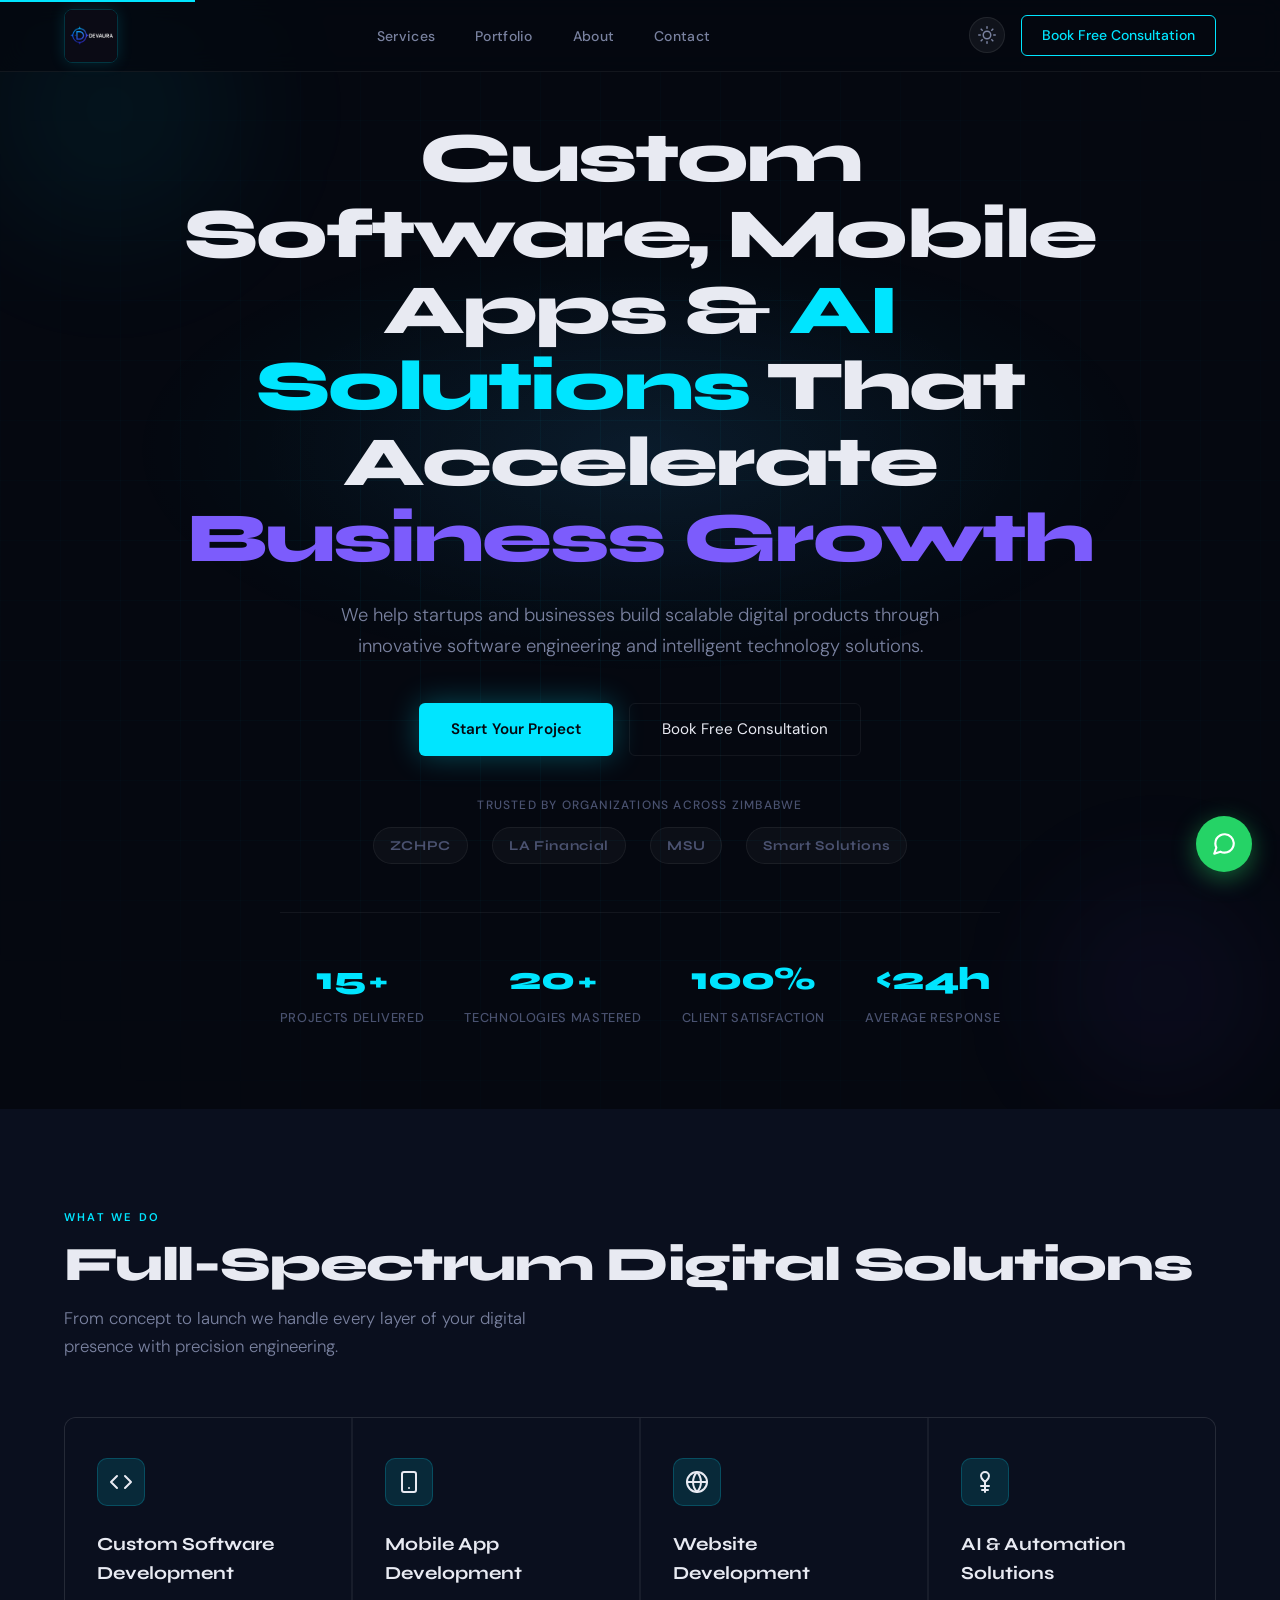
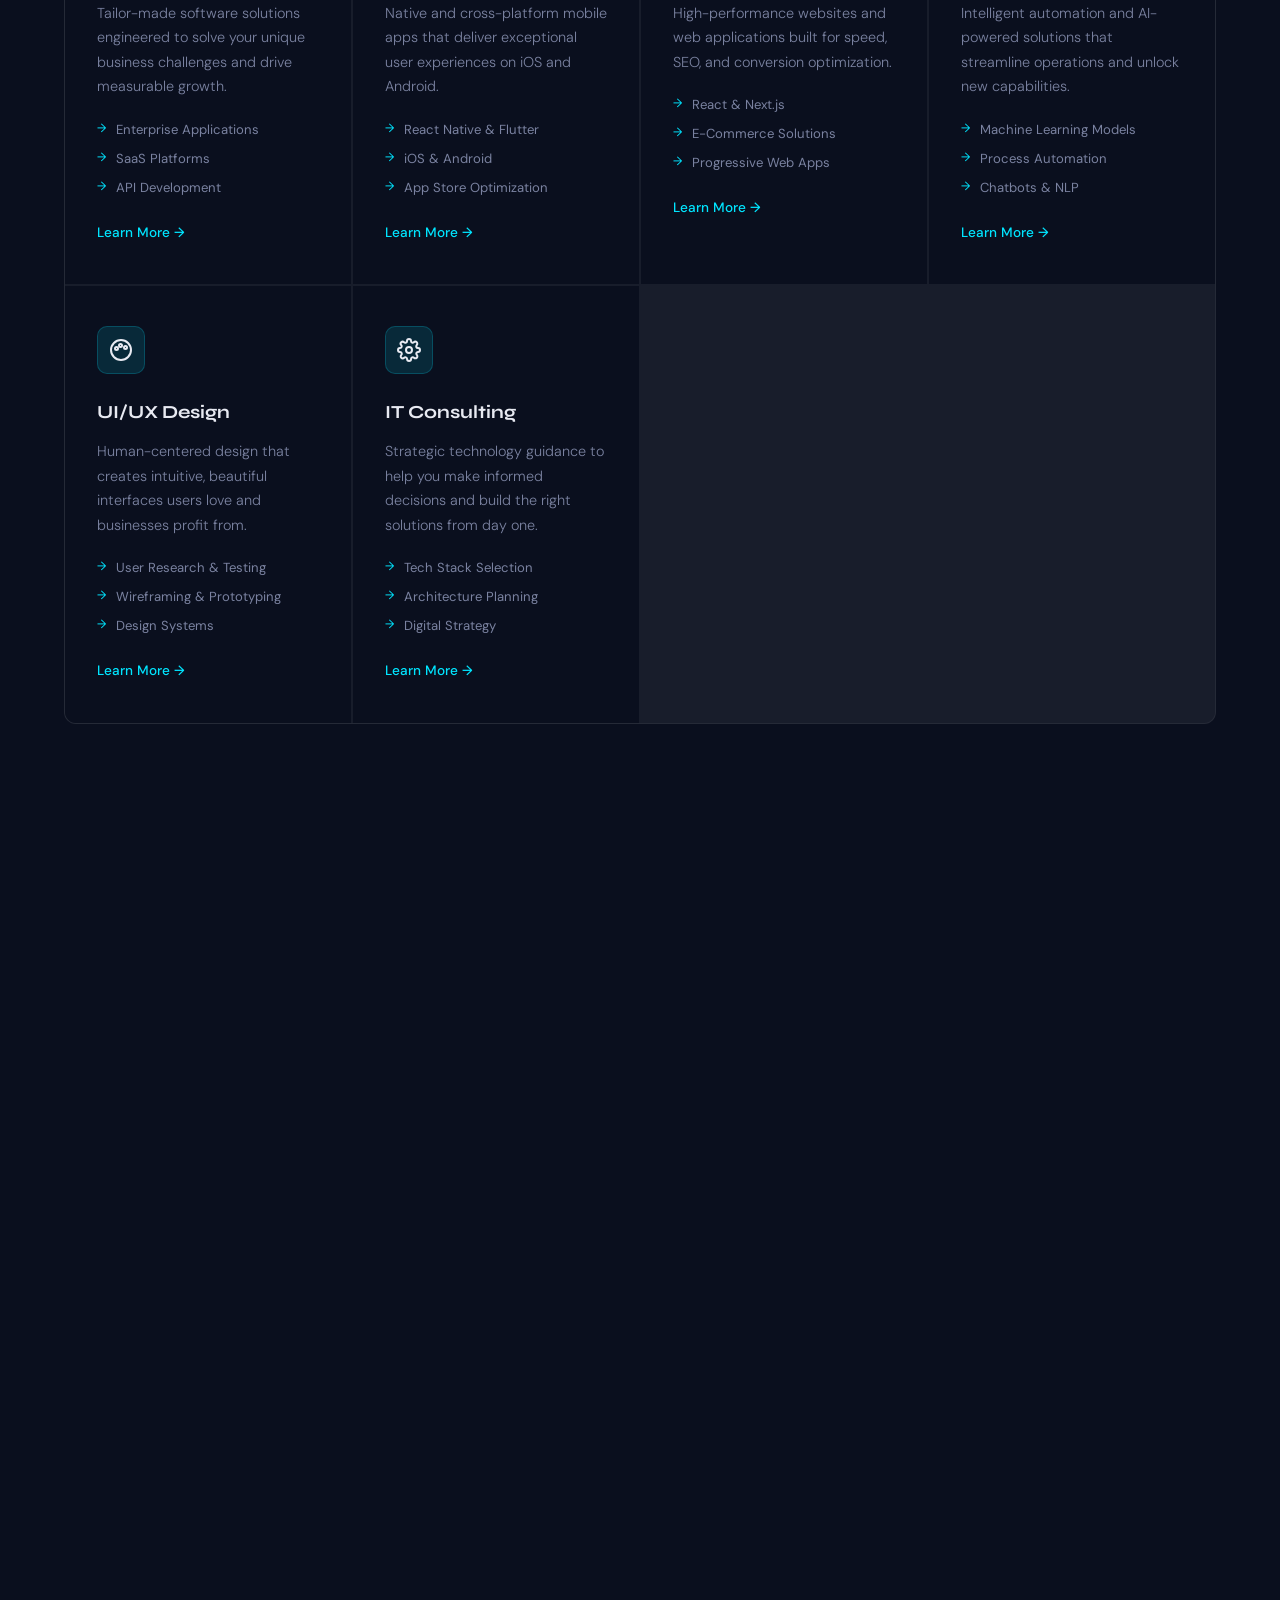
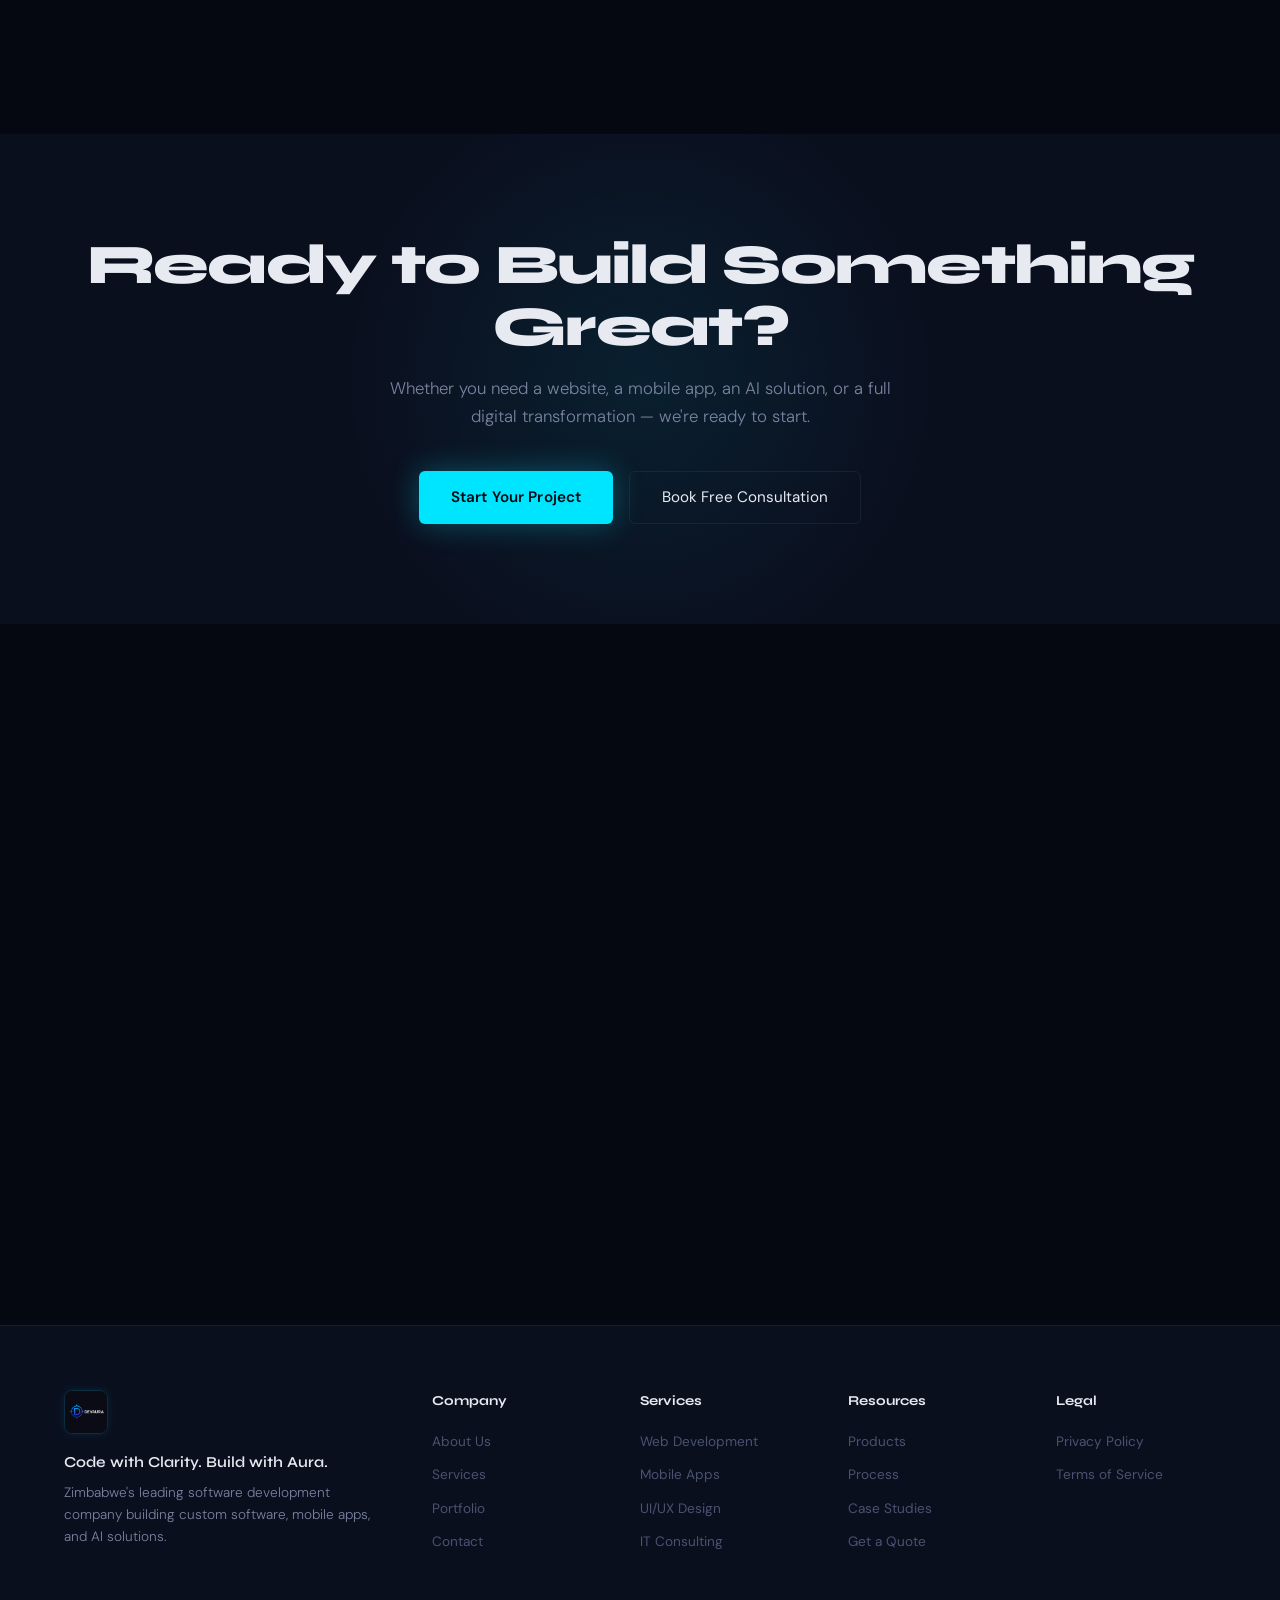
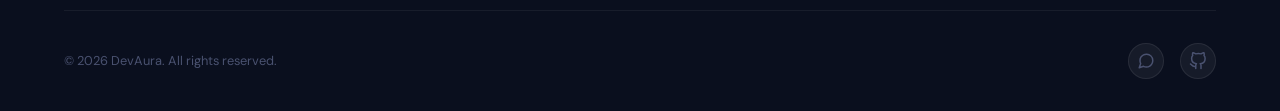
<file: index.html>
﻿<!DOCTYPE html>
<html lang="en">

<head>
  <meta charset="UTF-8">
  <meta name="viewport" content="width=device-width, initial-scale=1.0">
  <meta name="description"
    content="DevAura is a leading software development company in Zimbabwe specializing in custom software, mobile apps, web development, AI solutions, and IT consulting. We help startups and businesses build scalable digital products.">
  <meta name="keywords"
    content="Software Development Zimbabwe, Mobile App Development Zimbabwe, Web Development Zimbabwe, AI Solutions Zimbabwe, Software Company Zimbabwe, Custom Software Development, DevAura, Harare software company, IT Consulting Zimbabwe">
  <meta name="author" content="DevAura">
  <meta name="robots" content="index, follow">
  <meta name="theme-color" content="#050810">
  <meta name="google-site-verification" content="google97a03a41f2040105.html">
  <link rel="canonical" href="https://devaura-hai2.onrender.com/">

  <!-- Open Graph / Facebook -->
  <meta property="og:type" content="website">
  <meta property="og:title" content="DevAura - Custom Software, Mobile Apps & AI Solutions | Zimbabwe">
  <meta property="og:description"
    content="We help startups and businesses build scalable digital products through innovative software engineering and intelligent technology solutions.">
  <meta property="og:image" content="https://devaura-hai2.onrender.com/assets/logo.jpg">
  <meta property="og:url" content="https://devaura-hai2.onrender.com/">
  <meta property="og:locale" content="en_ZW">
  <meta property="og:site_name" content="DevAura">

  <!-- Twitter Card -->
  <meta name="twitter:card" content="summary_large_image">
  <meta name="twitter:title" content="DevAura - Custom Software, Mobile Apps & AI Solutions | Zimbabwe">
  <meta name="twitter:description"
    content="We help startups and businesses build scalable digital products through innovative software engineering.">
  <meta name="twitter:image" content="https://devaura-hai2.onrender.com/assets/logo.jpg">

  <title>DevAura - Custom Software, Mobile Apps & AI Solutions That Accelerate Business Growth | Zimbabwe</title>
  <link rel="preconnect" href="https://fonts.googleapis.com">
  <link rel="preconnect" href="https://fonts.gstatic.com" crossorigin>
  <link
    href="https://fonts.googleapis.com/css2?family=Syne:wght@700;800&display=swap&family=DM+Sans:wght@300;400;500&display=swap&display=swap"
    rel="stylesheet">
  <link rel="icon" type="image/jpeg" href="assets/logo.jpg">
  <link rel="stylesheet" href="css/style.css">
  <link rel="manifest" href="manifest.json">
  <!-- Structured Data (JSON-LD) -->
  <script type="application/ld+json">
  {
    "@context": "https://schema.org",
    "@type": "Organization",
    "name": "DevAura",
    "alternateName": "Developer's Aura",
    "url": "https://devaura-hai2.onrender.com/",
    "logo": "https://devaura-hai2.onrender.com/assets/logo.jpg",
    "image": "https://devaura-hai2.onrender.com/assets/logo.jpg",
    "description": "DevAura is a leading software development company in Zimbabwe specializing in custom software, mobile apps, web development, AI solutions, and IT consulting.",
    "slogan": "Code with Clarity. Build with Aura.",
    "address": {
      "@type": "PostalAddress",
      "addressLocality": "Harare",
      "addressCountry": "ZW"
    },
    "contactPoint": [
      {
        "@type": "ContactPoint",
        "telephone": "+263715503026",
        "contactType": "customer service",
        "availableLanguage": ["English"]
      },
      {
        "@type": "ContactPoint",
        "telephone": "+263781188863",
        "contactType": "sales",
        "availableLanguage": ["English"]
      }
    ],
    "sameAs": ["https://github.com/finesser1408"],
    "knowsAbout": ["Software Development", "Mobile App Development", "Web Development", "AI Solutions", "IT Consulting", "UI/UX Design"],
    "areaServed": {
      "@type": "Country",
      "name": "Zimbabwe"
    },
    "hasOfferCatalog": {
      "@type": "OfferCatalog",
      "name": "Software Development Services",
      "itemListElement": [
        {
          "@type": "Offer",
          "itemOffered": {
            "@type": "Service",
            "name": "Custom Software Development"
          }
        },
        {
          "@type": "Offer",
          "itemOffered": {
            "@type": "Service",
            "name": "Mobile App Development"
          }
        },
        {
          "@type": "Offer",
          "itemOffered": {
            "@type": "Service",
            "name": "Website Development"
          }
        },
        {
          "@type": "Offer",
          "itemOffered": {
            "@type": "Service",
            "name": "AI & Automation Solutions"
          }
        },
        {
          "@type": "Offer",
          "itemOffered": {
            "@type": "Service",
            "name": "UI/UX Design"
          }
        },
        {
          "@type": "Offer",
          "itemOffered": {
            "@type": "Service",
            "name": "IT Consulting"
          }
        }
      ]
    }
  }
  </script>
  <script type="application/ld+json">
  {
    "@context": "https://schema.org",
    "@type": "LocalBusiness",
    "name": "DevAura",
    "image": "https://devaura-hai2.onrender.com/assets/logo.jpg",
    "url": "https://devaura-hai2.onrender.com/",
    "telephone": "+263715503026",
    "email": "finesser1408@gmail.com",
    "address": {
      "@type": "PostalAddress",
      "addressLocality": "Harare",
      "addressCountry": "ZW"
    },
    "geo": {
      "@type": "GeoCoordinates",
      "latitude": "-17.8292",
      "longitude": "31.0522"
    },
    "openingHours": "Mo-Fr 09:00-17:00",
    "priceRange": "$$"
  }
  </script>
  <script type="application/ld+json">
  {
    "@context": "https://schema.org",
    "@type": "WebSite",
    "name": "DevAura",
    "url": "https://devaura-hai2.onrender.com/",
    "description": "DevAura builds custom software, AI solutions, websites, mobile applications, and cloud platforms for startups and businesses across Zimbabwe and beyond.",
    "potentialAction": {
      "@type": "SearchAction",
      "target": {
        "@type": "EntryPoint",
        "urlTemplate": "https://devaura-hai2.onrender.com/search?q={search_term_string}"
      },
      "query-input": "required name=search_term_string"
    }
  }
  </script>
  <script type="application/ld+json">
  {
    "@context": "https://schema.org",
    "@type": "BreadcrumbList",
    "itemListElement": [
      {
        "@type": "ListItem",
        "position": 1,
        "name": "Home",
        "item": "https://devaura-hai2.onrender.com/"
      }
    ]
  }
  </script>
</head>

<body>
  <a href="#main-content" class="skip-link" tabindex="0">Skip to main content</a>
</div>

  <div class="gradient-bg" id="gradientBg" aria-hidden="true"></div>

  <!-- NAV -->
  <nav>
    <a href="index.html" class="logo"><img src="assets/logo.jpg" alt="DevAura Logo" width="54" height="54"></a>
    <ul class="nav-links" id="navLinks">
      <li><a href="services.html">Services</a></li>
      <li><a href="portfolio.html">Portfolio</a></li>
      <li><a href="about.html">About</a></li>
      <li><a href="contact.html">Contact</a></li>
    </ul>
    <div class="nav-actions">
      <button class="theme-toggle" id="themeToggle" aria-label="Toggle dark/light mode">
        <svg class="icon-sun" width="18" height="18" viewBox="0 0 24 24" fill="none" stroke="currentColor" stroke-width="2" stroke-linecap="round" stroke-linejoin="round"><circle cx="12" cy="12" r="5"/><line x1="12" y1="1" x2="12" y2="3"/><line x1="12" y1="21" x2="12" y2="23"/><line x1="4.22" y1="4.22" x2="5.64" y2="5.64"/><line x1="18.36" y1="18.36" x2="19.78" y2="19.78"/><line x1="1" y1="12" x2="3" y2="12"/><line x1="21" y1="12" x2="23" y2="12"/><line x1="4.22" y1="19.78" x2="5.64" y2="18.36"/><line x1="18.36" y1="5.64" x2="19.78" y2="4.22"/></svg>
        <svg class="icon-moon" width="18" height="18" viewBox="0 0 24 24" fill="none" stroke="currentColor" stroke-width="2" stroke-linecap="round" stroke-linejoin="round"><path d="M21 12.79A9 9 0 1 1 11.21 3 7 7 0 0 0 21 12.79z"/></svg>
      </button>
      <a href="contact.html" class="btn-quote">Book Free Consultation</a>
    </div>
    <div class="hamburger" id="hamburger" onclick="toggleNav()" aria-label="Toggle navigation menu" role="button" tabindex="0">
      <span></span><span></span><span></span>
    </div>
  </nav>

  <main id="main-content">
  <!-- HERO -->
  <section class="hero" aria-label="Hero section">
    <div class="hero-grid"></div>
    <div class="orb orb-1"></div>
    <div class="orb orb-2"></div>

    <h1>Custom Software, Mobile Apps & <span class="accent">AI Solutions</span> That Accelerate <span class="accent-v">Business Growth</span></h1>
    <p class="hero-sub">We help startups and businesses build scalable digital products through innovative software engineering and intelligent technology solutions.</p>

    <div class="hero-ctas">
      <a href="contact.html" class="btn-primary">Start Your Project</a>
      <a href="contact.html" class="btn-secondary">Book Free Consultation</a>
    </div>

    <div class="hero-trust">
      <p class="trust-label">Trusted by organizations across Zimbabwe</p>
      <div class="trust-logos">
        <span class="trust-item">ZCHPC</span>
        <span class="trust-item">LA Financial</span>
        <span class="trust-item">MSU</span>
        <span class="trust-item">Smart Solutions</span>
      </div>
    </div>

    <div class="hero-stats">
      <div class="stat-item">
        <span class="stat-num" data-target="15">0</span>
        <span class="stat-suffix">+</span>
        <span class="stat-label">Projects Delivered</span>
      </div>
      <div class="stat-item">
        <span class="stat-num" data-target="20">0</span>
        <span class="stat-suffix">+</span>
        <span class="stat-label">Technologies Mastered</span>
      </div>
      <div class="stat-item">
        <span class="stat-num">100%</span>
        <span class="stat-label">Client Satisfaction</span>
      </div>
      <div class="stat-item">
        <span class="stat-num">&lt;24h</span>
        <span class="stat-label">Average Response</span>
      </div>
    </div>
  </section>

  <!-- SERVICES -->
  <section class="services" id="services" aria-label="Our services">
    <div class="section-head reveal">
      <p class="section-label">What We Do</p>
      <h2 class="section-title">Full-Spectrum Digital Solutions</h2>
      <p class="section-sub">From concept to launch we handle every layer of your digital presence with precision engineering.</p>
    </div>
    <div class="services-grid reveal">
      <a href="web-development.html" class="service-card">
        <div class="service-icon">
          <svg width="24" height="24" viewBox="0 0 24 24" fill="none" stroke="currentColor" stroke-width="2" stroke-linecap="round" stroke-linejoin="round"><polyline points="16 18 22 12 16 6"/><polyline points="8 6 2 12 8 18"/></svg>
        </div>
        <h3>Custom Software Development</h3>
        <p>Tailor-made software solutions engineered to solve your unique business challenges and drive measurable growth.</p>
        <ul class="service-features">
          <li>Enterprise Applications</li>
          <li>SaaS Platforms</li>
          <li>API Development</li>
        </ul>
        <span class="service-arrow">Learn More →</span>
      </a>
      <a href="mobile-development.html" class="service-card">
        <div class="service-icon">
          <svg width="24" height="24" viewBox="0 0 24 24" fill="none" stroke="currentColor" stroke-width="2" stroke-linecap="round" stroke-linejoin="round"><rect x="5" y="2" width="14" height="20" rx="2" ry="2"/><line x1="12" y1="18" x2="12.01" y2="18"/></svg>
        </div>
        <h3>Mobile App Development</h3>
        <p>Native and cross-platform mobile apps that deliver exceptional user experiences on iOS and Android.</p>
        <ul class="service-features">
          <li>React Native & Flutter</li>
          <li>iOS & Android</li>
          <li>App Store Optimization</li>
        </ul>
        <span class="service-arrow">Learn More →</span>
      </a>
      <a href="web-development.html" class="service-card">
        <div class="service-icon">
          <svg width="24" height="24" viewBox="0 0 24 24" fill="none" stroke="currentColor" stroke-width="2" stroke-linecap="round" stroke-linejoin="round"><circle cx="12" cy="12" r="10"/><line x1="2" y1="12" x2="22" y2="12"/><path d="M12 2a15.3 15.3 0 0 1 4 10 15.3 15.3 0 0 1-4 10 15.3 15.3 0 0 1-4-10 15.3 15.3 0 0 1 4-10z"/></svg>
        </div>
        <h3>Website Development</h3>
        <p>High-performance websites and web applications built for speed, SEO, and conversion optimization.</p>
        <ul class="service-features">
          <li>React & Next.js</li>
          <li>E-Commerce Solutions</li>
          <li>Progressive Web Apps</li>
        </ul>
        <span class="service-arrow">Learn More →</span>
      </a>
      <a href="services.html" class="service-card">
        <div class="service-icon">
          <svg width="24" height="24" viewBox="0 0 24 24" fill="none" stroke="currentColor" stroke-width="2" stroke-linecap="round" stroke-linejoin="round"><path d="M12 2a4 4 0 0 0-4 4c0 2 1 3 2.5 4.5L12 12l1.5-1.5C15 9 16 8 16 6a4 4 0 0 0-4-4z"/><path d="M12 12v10"/><path d="M8 16h8"/><path d="M9 20h6"/></svg>
        </div>
        <h3>AI & Automation Solutions</h3>
        <p>Intelligent automation and AI-powered solutions that streamline operations and unlock new capabilities.</p>
        <ul class="service-features">
          <li>Machine Learning Models</li>
          <li>Process Automation</li>
          <li>Chatbots & NLP</li>
        </ul>
        <span class="service-arrow">Learn More →</span>
      </a>
      <a href="graphics-design.html" class="service-card">
        <div class="service-icon">
          <svg width="24" height="24" viewBox="0 0 24 24" fill="none" stroke="currentColor" stroke-width="2" stroke-linecap="round" stroke-linejoin="round"><path d="M12 22C17.52 22 22 17.52 22 12S17.52 2 12 2 2 6.48 2 12s4.48 10 10 10z"/><circle cx="7.5" cy="10.5" r="1.5"/><circle cx="11.5" cy="7.5" r="1.5"/><circle cx="16.5" cy="9.5" r="1.5"/></svg>
        </div>
        <h3>UI/UX Design</h3>
        <p>Human-centered design that creates intuitive, beautiful interfaces users love and businesses profit from.</p>
        <ul class="service-features">
          <li>User Research & Testing</li>
          <li>Wireframing & Prototyping</li>
          <li>Design Systems</li>
        </ul>
        <span class="service-arrow">Learn More →</span>
      </a>
      <a href="software-consulting.html" class="service-card">
        <div class="service-icon">
          <svg width="24" height="24" viewBox="0 0 24 24" fill="none" stroke="currentColor" stroke-width="2" stroke-linecap="round" stroke-linejoin="round"><circle cx="12" cy="12" r="3"/><path d="M19.4 15a1.65 1.65 0 0 0 .33 1.82l.06.06a2 2 0 1 1-2.83 2.83l-.06-.06a1.65 1.65 0 0 0-1.82-.33 1.65 1.65 0 0 0-1 1.51V21a2 2 0 0 1-4 0v-.09A1.65 1.65 0 0 0 9 19.4a1.65 1.65 0 0 0-1.82.33l-.06.06a2 2 0 1 1-2.83-2.83l.06-.06a1.65 1.65 0 0 0 .33-1.82 1.65 1.65 0 0 0-1.51-1H3a2 2 0 0 1 0-4h.09A1.65 1.65 0 0 0 4.6 9a1.65 1.65 0 0 0-.33-1.82l-.06-.06a2 2 0 1 1 2.83-2.83l.06.06a1.65 1.65 0 0 0 1.82.33H9a1.65 1.65 0 0 0 1-1.51V3a2 2 0 0 1 4 0v.09a1.65 1.65 0 0 0 1 1.51 1.65 1.65 0 0 0 1.82-.33l.06-.06a2 2 0 1 1 2.83 2.83l-.06.06a1.65 1.65 0 0 0-.33 1.82V9a1.65 1.65 0 0 0 1.51 1H21a2 2 0 0 1 0 4h-.09a1.65 1.65 0 0 0-1.51 1z"/></svg>
        </div>
        <h3>IT Consulting</h3>
        <p>Strategic technology guidance to help you make informed decisions and build the right solutions from day one.</p>
        <ul class="service-features">
          <li>Tech Stack Selection</li>
          <li>Architecture Planning</li>
          <li>Digital Strategy</li>
        </ul>
        <span class="service-arrow">Learn More →</span>
      </a>
    </div>
  </section>

  <!-- WHY CHOOSE DEVAURA -->
  <section class="why" id="why" aria-label="Why choose DevAura">
    <div class="section-head reveal">
      <p class="section-label">Why DevAura</p>
      <h2 class="section-title">Why Businesses Choose Us</h2>
      <p class="section-sub">We're not just developers. We're your long-term technology partners committed to your growth.</p>
    </div>
    <div class="why-grid reveal">
      <div class="why-item">
        <div class="why-icon">
          <svg width="24" height="24" viewBox="0 0 24 24" fill="none" stroke="currentColor" stroke-width="2" stroke-linecap="round" stroke-linejoin="round"><polygon points="12 2 15.09 8.26 22 9.27 17 14.14 18.18 21.02 12 17.77 5.82 21.02 7 14.14 2 9.27 8.91 8.26 12 2"/></svg>
        </div>
        <div class="why-text">
          <h3>Modern Technologies</h3>
          <p>We use cutting-edge frameworks and tools to build future-proof solutions that scale with your business.</p>
        </div>
      </div>
      <div class="why-item">
        <div class="why-icon">
          <svg width="24" height="24" viewBox="0 0 24 24" fill="none" stroke="currentColor" stroke-width="2" stroke-linecap="round" stroke-linejoin="round"><line x1="12" y1="1" x2="12" y2="23"/><path d="M17 5H9.5a3.5 3.5 0 0 0 0 7h5a3.5 3.5 0 0 1 0 7H6"/></svg>
        </div>
        <div class="why-text">
          <h3>Affordable Solutions</h3>
          <p>Enterprise-grade quality at competitive rates. We deliver maximum value without compromising standards.</p>
        </div>
      </div>
      <div class="why-item">
        <div class="why-icon">
          <svg width="24" height="24" viewBox="0 0 24 24" fill="none" stroke="currentColor" stroke-width="2" stroke-linecap="round" stroke-linejoin="round"><polygon points="13 2 3 14 12 14 11 22 21 10 12 10 13 2"/></svg>
        </div>
        <div class="why-text">
          <h3>Fast Delivery</h3>
          <p>Agile development with clean milestones. We align expectations early and maintain high velocity throughout.</p>
        </div>
      </div>
      <div class="why-item">
        <div class="why-icon">
          <svg width="24" height="24" viewBox="0 0 24 24" fill="none" stroke="currentColor" stroke-width="2" stroke-linecap="round" stroke-linejoin="round"><path d="M21 15a2 2 0 0 1-2 2H7l-4 4V5a2 2 0 0 1 2-2h14a2 2 0 0 1 2 2z"/></svg>
        </div>
        <div class="why-text">
          <h3>Transparent Communication</h3>
          <p>Regular updates, clear timelines, and open channels. You always know exactly where your project stands.</p>
        </div>
      </div>
      <div class="why-item">
        <div class="why-icon">
          <svg width="24" height="24" viewBox="0 0 24 24" fill="none" stroke="currentColor" stroke-width="2" stroke-linecap="round" stroke-linejoin="round"><polyline points="22 12 18 12 15 21 9 3 6 12 2 12"/></svg>
        </div>
        <div class="why-text">
          <h3>Scalable Architecture</h3>
          <p>Cloud-native infrastructure designed to grow with your user base, from hundreds to millions.</p>
        </div>
      </div>
      <div class="why-item">
        <div class="why-icon">
          <svg width="24" height="24" viewBox="0 0 24 24" fill="none" stroke="currentColor" stroke-width="2" stroke-linecap="round" stroke-linejoin="round"><path d="M14 9V5a3 3 0 0 0-3-3l-4 9v11h11.28a2 2 0 0 0 2-1.7l1.38-9a2 2 0 0 0-2-2.3zM7 22H4a2 2 0 0 1-2-2v-7a2 2 0 0 1 2-2h3"/></svg>
        </div>
        <div class="why-text">
          <h3>Ongoing Support</h3>
          <p>Post-launch maintenance, monitoring, and continuous improvement. We don't disappear after deployment.</p>
        </div>
      </div>
    </div>
  </section>

  <!-- TECH STACK -->
  <section class="tech-stack" id="tech" aria-label="Technology stack">
    <div class="section-head reveal">
      <p class="section-label">Our Technology Stack</p>
      <h2 class="section-title">Built With the Best Tools</h2>
      <p class="section-sub">We leverage modern, battle-tested technologies to deliver robust and scalable solutions.</p>
    </div>
    <div class="tech-filters reveal">
      <button class="tech-filter active" data-filter="all">All</button>
      <button class="tech-filter" data-filter="frontend">Frontend</button>
      <button class="tech-filter" data-filter="mobile">Mobile</button>
      <button class="tech-filter" data-filter="backend">Backend</button>
      <button class="tech-filter" data-filter="database">Database</button>
      <button class="tech-filter" data-filter="devops">DevOps</button>
    </div>
    <div class="tech-grid reveal">
      <div class="tech-card" data-category="frontend">
        <div class="tech-logo"><svg width="28" height="28" viewBox="0 0 24 24" fill="none" stroke="currentColor" stroke-width="1.5" stroke-linecap="round" stroke-linejoin="round"><circle cx="12" cy="12" r="2"/><ellipse cx="12" cy="12" rx="10" ry="4"/><ellipse cx="12" cy="12" rx="10" ry="4" transform="rotate(60 12 12)"/><ellipse cx="12" cy="12" rx="10" ry="4" transform="rotate(120 12 12)"/></svg></div>
        <span class="tech-name">React</span>
      </div>
      <div class="tech-card" data-category="frontend">
        <div class="tech-logo"><svg width="28" height="28" viewBox="0 0 24 24" fill="currentColor"><path d="M12 1L24 20H0L12 1Z"/></svg></div>
        <span class="tech-name">Next.js</span>
      </div>
      <div class="tech-card" data-category="frontend">
        <div class="tech-logo"><svg width="28" height="28" viewBox="0 0 24 24" fill="none" stroke="currentColor" stroke-width="2" stroke-linecap="round" stroke-linejoin="round"><path d="M3 15l4-8h10l4 8"/><path d="M7 7l5 10"/><path d="M17 7l-5 10"/></svg></div>
        <span class="tech-name">Vue</span>
      </div>
      <div class="tech-card" data-category="frontend">
        <div class="tech-logo"><svg width="28" height="28" viewBox="0 0 24 24" fill="none" stroke="currentColor" stroke-width="1.5" stroke-linecap="round" stroke-linejoin="round"><path d="M4 2h16l-1.5 18L12 22l-6.5-2L4 2z"/><path d="M12 6v12"/><path d="M8 9h8"/><path d="M8.5 12h7"/></svg></div>
        <span class="tech-name">HTML5</span>
      </div>
      <div class="tech-card" data-category="frontend">
        <div class="tech-logo"><svg width="28" height="28" viewBox="0 0 24 24" fill="none" stroke="currentColor" stroke-width="1.5" stroke-linecap="round" stroke-linejoin="round"><path d="M4 2h16l-1.5 18L12 22l-6.5-2L4 2z"/><path d="M8.5 6h7"/><path d="M9 9h6"/><path d="M10 12h4"/><path d="M10.5 15h3"/></svg></div>
        <span class="tech-name">CSS3</span>
      </div>
      <div class="tech-card" data-category="frontend">
        <div class="tech-logo"><svg width="28" height="28" viewBox="0 0 24 24" fill="none" stroke="currentColor" stroke-width="2" stroke-linecap="round" stroke-linejoin="round"><rect x="3" y="3" width="18" height="18" rx="2"/><text x="12" y="16" text-anchor="middle" font-size="9" font-weight="700" fill="currentColor" stroke="none">JS</text></svg></div>
        <span class="tech-name">JavaScript</span>
      </div>
      <div class="tech-card" data-category="frontend">
        <div class="tech-logo"><svg width="28" height="28" viewBox="0 0 24 24" fill="none" stroke="currentColor" stroke-width="2" stroke-linecap="round" stroke-linejoin="round"><rect x="3" y="3" width="18" height="18" rx="2"/><text x="12" y="16" text-anchor="middle" font-size="9" font-weight="700" fill="currentColor" stroke="none">TS</text></svg></div>
        <span class="tech-name">TypeScript</span>
      </div>
      <div class="tech-card" data-category="mobile">
        <div class="tech-logo"><svg width="28" height="28" viewBox="0 0 24 24" fill="none" stroke="currentColor" stroke-width="1.5" stroke-linecap="round" stroke-linejoin="round"><rect x="5" y="2" width="14" height="20" rx="2"/><line x1="12" y1="18" x2="12.01" y2="18"/><circle cx="12" cy="9" r="2"/><ellipse cx="12" cy="9" rx="6" ry="2.5"/></svg></div>
        <span class="tech-name">React Native</span>
      </div>
      <div class="tech-card" data-category="mobile">
        <div class="tech-logo"><svg width="28" height="28" viewBox="0 0 24 24" fill="none" stroke="currentColor" stroke-width="1.5" stroke-linecap="round" stroke-linejoin="round"><path d="M12 2L4 7v10l8 5 8-5V7l-8-5z"/><path d="M12 8l4 2.5v5L12 18l-4-2.5v-5L12 8z"/></svg></div>
        <span class="tech-name">Flutter</span>
      </div>
      <div class="tech-card" data-category="backend">
        <div class="tech-logo"><svg width="28" height="28" viewBox="0 0 24 24" fill="none" stroke="currentColor" stroke-width="1.5" stroke-linecap="round" stroke-linejoin="round"><path d="M12 2L4 7v10l8 5 8-5V7l-8-5z"/><path d="M4 7l8 5"/><path d="M20 7l-8 5"/><path d="M12 22V12"/></svg></div>
        <span class="tech-name">Node.js</span>
      </div>
      <div class="tech-card" data-category="backend">
        <div class="tech-logo"><svg width="28" height="28" viewBox="0 0 24 24" fill="none" stroke="currentColor" stroke-width="2" stroke-linecap="round" stroke-linejoin="round"><path d="M9 2h6l-1 6H10L9 2z"/><path d="M7 8h10"/><path d="M8 8l-1 8h10l-1-8"/><path d="M9 16l1 6h4l1-6"/></svg></div>
        <span class="tech-name">Django</span>
      </div>
      <div class="tech-card" data-category="backend">
        <div class="tech-logo"><svg width="28" height="28" viewBox="0 0 24 24" fill="none" stroke="currentColor" stroke-width="1.5" stroke-linecap="round" stroke-linejoin="round"><path d="M12 2C8 2 6 5 6 8c0 2 .5 3 1.5 4.5S10 15 10 17h4c0-2 1.5-3 2.5-4.5S18 10 18 8c0-3-2-6-6-6z"/><path d="M10 17v2a2 2 0 0 0 4 0v-2"/><path d="M10 20h4"/></svg></div>
        <span class="tech-name">Python</span>
      </div>
      <div class="tech-card" data-category="backend">
        <div class="tech-logo"><svg width="28" height="28" viewBox="0 0 24 24" fill="none" stroke="currentColor" stroke-width="2" stroke-linecap="round" stroke-linejoin="round"><polygon points="13 2 3 14 12 14 11 22 21 10 12 10 13 2"/></svg></div>
        <span class="tech-name">Express</span>
      </div>
      <div class="tech-card" data-category="database">
        <div class="tech-logo"><svg width="28" height="28" viewBox="0 0 24 24" fill="none" stroke="currentColor" stroke-width="1.5" stroke-linecap="round" stroke-linejoin="round"><ellipse cx="12" cy="5" rx="9" ry="3"/><path d="M21 5v14c0 1.66-4.03 3-9 3S3 20.66 3 19V5"/><path d="M21 12c0 1.66-4.03 3-9 3S3 13.66 3 12"/></svg></div>
        <span class="tech-name">PostgreSQL</span>
      </div>
      <div class="tech-card" data-category="database">
        <div class="tech-logo"><svg width="28" height="28" viewBox="0 0 24 24" fill="none" stroke="currentColor" stroke-width="1.5" stroke-linecap="round" stroke-linejoin="round"><ellipse cx="12" cy="5" rx="9" ry="3"/><path d="M21 5v14c0 1.66-4.03 3-9 3S3 20.66 3 19V5"/><path d="M21 12c0 1.66-4.03 3-9 3S3 13.66 3 12"/></svg></div>
        <span class="tech-name">MySQL</span>
      </div>
      <div class="tech-card" data-category="database">
        <div class="tech-logo"><svg width="28" height="28" viewBox="0 0 24 24" fill="none" stroke="currentColor" stroke-width="1.5" stroke-linecap="round" stroke-linejoin="round"><path d="M17 8C8 10 5.9 16.17 3.82 21.34l1.89.66L7 19c4-4 8-4 12-4"/><path d="M17 8l4-4"/><path d="M21 4l-4 4"/><path d="M7 19c-1 2-2 4-2 4"/></svg></div>
        <span class="tech-name">MongoDB</span>
      </div>
      <div class="tech-card" data-category="database">
        <div class="tech-logo"><svg width="28" height="28" viewBox="0 0 24 24" fill="none" stroke="currentColor" stroke-width="1.5" stroke-linecap="round" stroke-linejoin="round"><path d="M12 2c-2 4-2 8 0 12s2 6 0 8"/><path d="M12 2c2 4 2 8 0 12s-2 6 0 8"/><line x1="4" y1="8" x2="20" y2="8"/><line x1="4" y1="16" x2="20" y2="16"/></svg></div>
        <span class="tech-name">Firebase</span>
      </div>
      <div class="tech-card" data-category="devops">
        <div class="tech-logo"><svg width="28" height="28" viewBox="0 0 24 24" fill="none" stroke="currentColor" stroke-width="1.5" stroke-linecap="round" stroke-linejoin="round"><path d="M22 12s-3-6-10-6-10 6-10 6 3 6 10 6 10-6 10-6z"/><path d="M12 9a3 3 0 1 0 0 6 3 3 0 0 0 0-6z"/><rect x="8" y="14" width="8" height="6" rx="1"/><path d="M10 14V8"/><path d="M14 14V8"/></svg></div>
        <span class="tech-name">Docker</span>
      </div>
      <div class="tech-card" data-category="devops">
        <div class="tech-logo"><svg width="28" height="28" viewBox="0 0 24 24" fill="none" stroke="currentColor" stroke-width="1.5" stroke-linecap="round" stroke-linejoin="round"><circle cx="12" cy="12" r="9"/><path d="M12 3v18"/><path d="M3 12h18"/><path d="M12 3a9 9 0 0 1 0 18"/></svg></div>
        <span class="tech-name">Render</span>
      </div>
      <div class="tech-card" data-category="devops">
        <div class="tech-logo"><svg width="28" height="28" viewBox="0 0 24 24" fill="currentColor"><path d="M12 1L24 20H0L12 1Z"/></svg></div>
        <span class="tech-name">Vercel</span>
      </div>
      <div class="tech-card" data-category="devops">
        <div class="tech-logo"><svg width="28" height="28" viewBox="0 0 24 24" fill="none" stroke="currentColor" stroke-width="1.5" stroke-linecap="round" stroke-linejoin="round"><circle cx="12" cy="12" r="9"/><path d="M12 3v9l6.5 3.5"/><circle cx="12" cy="12" r="3"/></svg></div>
        <span class="tech-name">GitHub Actions</span>
      </div>
    </div>
  </section>

  <!-- PORTFOLIO & CASE STUDIES -->
  <section class="portfolio" id="portfolio" aria-label="Portfolio and case studies">
    <div class="section-head reveal">
      <p class="section-label">Our Work</p>
      <h2 class="section-title">Case Studies & Shipped Work</h2>
      <p class="section-sub">Real projects. Real clients. Real business outcomes.</p>
    </div>
    <div class="portfolio-filters reveal">
      <button class="portfolio-filter active" data-filter="all">All</button>
      <button class="portfolio-filter" data-filter="websites">Websites</button>
      <button class="portfolio-filter" data-filter="mobile">Mobile Apps</button>
      <button class="portfolio-filter" data-filter="enterprise">Enterprise</button>
      <button class="portfolio-filter" data-filter="ai">AI Solutions</button>
    </div>
    <div class="portfolio-grid reveal">
      <div class="project-card" data-category="websites">
        <div class="project-thumb web">
          <div class="mock-browser">
            <div class="mock-browser-content">
              <div class="mock-line accent"></div>
              <div class="mock-line"></div>
              <div class="mock-line short"></div>
              <div class="mock-line"></div>
              <div class="mock-line short"></div>
            </div>
          </div>
        </div>
        <div class="project-info">
          <div class="project-tags"><span class="tag tag-web">Web</span><span class="tag tag-web">Finance</span></div>
          <h3>LA Financial Services</h3>
          <div class="case-study">
            <p class="case-label">Problem:</p>
            <p>A Zimbabwean finance firm lacked a credible online presence, losing potential clients to competitors with established digital footprints.</p>
            <p class="case-label">Solution:</p>
            <p>Built a professional, SEO-optimized website that communicates trust, clarity, and financial authority.</p>
            <p class="case-label">Results:</p>
            <p>Increased online inquiries and established market credibility within the first quarter.</p>
          </div>
          <div class="project-tech"><span>React</span><span>Next.js</span><span>Vercel</span></div>
          <a href="https://lafinancialservices.co.zw" target="_blank" rel="noopener noreferrer" class="project-link">Visit Site →</a>
        </div>
      </div>

      <div class="project-card" data-category="enterprise">
        <div class="project-thumb web" style="background: linear-gradient(135deg, #07162c, #050a14);">
          <div class="mock-browser">
            <div class="mock-browser-content">
              <div class="mock-line accent" style="background: rgba(0, 229, 255, 0.4);"></div>
              <div class="mock-line"></div>
              <div class="mock-line"></div>
              <div class="mock-line short"></div>
            </div>
          </div>
        </div>
        <div class="project-info">
          <div class="project-tags"><span class="tag tag-web">Web</span><span class="tag tag-web">Institutional</span></div>
          <h3>ZCHPC Website (hpc.ac.zw)</h3>
          <div class="case-study">
            <p class="case-label">Problem:</p>
            <p>The Zimbabwe Centre for High Performance Computing needed a professional website to establish their online presence and communicate their mission.</p>
            <p class="case-label">Solution:</p>
            <p>Built a clean, professional institutional website that showcases ZCHPC's services, team, and national computing initiatives.</p>
            <p class="case-label">Results:</p>
            <p>Established ZCHPC's digital presence and improved visibility for their supercomputing and research initiatives.</p>
          </div>
          <div class="project-tech"><span>React</span><span>Next.js</span><span>Vercel</span></div>
          <a href="https://hpc.ac.zw" target="_blank" rel="noopener noreferrer" class="project-link">Visit Site →</a>
        </div>
      </div>

      <div class="project-card" data-category="ai">
        <div class="project-thumb web" style="background: linear-gradient(135deg, #16072c, #0a0514);">
          <div class="mock-browser">
            <div class="mock-browser-content">
              <div class="mock-line accent" style="background: rgba(124,92,252,0.4);"></div>
              <div class="mock-line"></div>
              <div class="mock-line short"></div>
              <div class="mock-line"></div>
            </div>
          </div>
        </div>
        <div class="project-info">
          <div class="project-tags"><span class="tag tag-web">Web</span><span class="tag tag-web">Education</span></div>
          <h3>ZCHPC AI Hub (aihub.ac.zw)</h3>
          <div class="case-study">
            <p class="case-label">Problem:</p>
            <p>The ZCHPC needed a streamlined platform for professionals to register for AI and computing courses offered by the centre.</p>
            <p class="case-label">Solution:</p>
            <p>Built a focused one-page website enabling professional course registration with clear course information and seamless sign-up flow.</p>
            <p class="case-label">Results:</p>
            <p>Simplified course registration process and increased enrollment for ZCHPC's professional training programmes.</p>
          </div>
          <div class="project-tech"><span>Next.js</span><span>Vercel</span></div>
          <a href="https://aihub.ac.zw" target="_blank" rel="noopener noreferrer" class="project-link">Visit Site →</a>
        </div>
      </div>

      <div class="project-card" data-category="mobile">
        <div class="project-thumb mobile-1">
          <div class="mock-phone">
            <svg width="32" height="32" viewBox="0 0 24 24" fill="none" stroke="currentColor" stroke-width="2" stroke-linecap="round" stroke-linejoin="round" style="color: var(--cyan);"><path d="M6 2L3 6v14a2 2 0 0 0 2 2h14a2 2 0 0 0 2-2V6l-3-4z"/><line x1="3" y1="6" x2="21" y2="6"/><path d="M16 10a4 4 0 0 1-8 0"/></svg>
          </div>
        </div>
        <div class="project-info">
          <div class="project-tags"><span class="tag tag-mobile">Mobile App</span><span class="tag tag-mobile">E-Commerce</span></div>
          <h3>ShopSnazy</h3>
          <div class="case-study">
            <p class="case-label">Problem:</p>
            <p>Zimbabwean buyers and sellers lacked a unified mobile marketplace with a smooth, intuitive experience.</p>
            <p class="case-label">Solution:</p>
            <p>Built a cross-platform e-commerce app with real-time chat, secure payments, and smart recommendations.</p>
            <p class="case-label">Results:</p>
            <p>Enabled seamless buying and selling across Zimbabwe with high user retention rates.</p>
          </div>
          <div class="project-tech"><span>React Native</span><span>Node.js</span><span>MongoDB</span></div>
          <a href="portfolio.html" class="project-link">View Project →</a>
        </div>
      </div>

      <div class="project-card" data-category="mobile">
        <div class="project-thumb mobile-2">
          <div class="mock-phone">
            <svg width="32" height="32" viewBox="0 0 24 24" fill="none" stroke="currentColor" stroke-width="2" stroke-linecap="round" stroke-linejoin="round" style="color: var(--cyan);"><rect x="2" y="7" width="20" height="14" rx="2" ry="2"/><path d="M16 21V5a2 2 0 0 0-2-2h-4a2 2 0 0 0-2 2v16"/></svg>
          </div>
        </div>
        <div class="project-info">
          <div class="project-tags"><span class="tag tag-mobile">Mobile App</span><span class="tag tag-mobile">Gig Economy</span></div>
          <h3>ZimGigs</h3>
          <div class="case-study">
            <p class="case-label">Problem:</p>
            <p>Skilled freelancers in Zimbabwe had no dedicated platform to connect with businesses seeking quality local talent.</p>
            <p class="case-label">Solution:</p>
            <p>Built a gig economy platform with profile management, job matching, secure payments, and ratings.</p>
            <p class="case-label">Results:</p>
            <p>Created new economic opportunities by connecting skilled workers with paying clients nationwide.</p>
          </div>
          <div class="project-tech"><span>Flutter</span><span>Firebase</span><span>Stripe</span></div>
          <a href="portfolio.html" class="project-link">View Project →</a>
        </div>
      </div>

    </div>
    <div style="text-align: center; margin-top: 3.5rem;" class="reveal">
      <a href="portfolio.html" class="btn-secondary">View All Projects →</a>
    </div>
  </section>

  <!-- DEVAURA PRODUCTS -->
  <section class="products" id="products" aria-label="DevAura products">
    <div class="section-head reveal">
      <p class="section-label">Our Products</p>
      <h2 class="section-title">Startup Products We're Building</h2>
      <p class="section-sub">We don't just build for clients. We create our own products solving real problems in Africa.</p>
    </div>
    <div class="products-grid reveal">
      <div class="product-card">
        <div class="product-icon"><svg width="28" height="28" viewBox="0 0 24 24" fill="none" stroke="currentColor" stroke-width="2" stroke-linecap="round" stroke-linejoin="round"><rect x="2" y="7" width="20" height="14" rx="2" ry="2"/><path d="M16 21V5a2 2 0 0 0-2-2h-4a2 2 0 0 0-2 2v16"/></svg></div>
        <h3>ZimGigs</h3>
        <p>Gig economy platform connecting skilled freelancers with businesses and individuals across Zimbabwe.</p>
        <span class="product-status status-beta">Beta</span>
        <a href="portfolio.html" class="btn-product">View Details →</a>
      </div>
      <div class="product-card">
        <div class="product-icon"><svg width="28" height="28" viewBox="0 0 24 24" fill="none" stroke="currentColor" stroke-width="2" stroke-linecap="round" stroke-linejoin="round"><path d="M14 2H6a2 2 0 0 0-2 2v16a2 2 0 0 0 2 2h12a2 2 0 0 0 2-2V8z"/><polyline points="14 2 14 8 20 8"/><line x1="16" y1="13" x2="8" y2="13"/><line x1="16" y1="17" x2="8" y2="17"/></svg></div>
        <h3>Resume Builder</h3>
        <p>AI-powered resume builder that creates professional, ATS-optimized resumes in minutes.</p>
        <span class="product-status status-dev">In Development</span>
        <a href="contact.html" class="btn-product">Get Notified →</a>
      </div>
      <div class="product-card">
        <div class="product-icon"><svg width="28" height="28" viewBox="0 0 24 24" fill="none" stroke="currentColor" stroke-width="2" stroke-linecap="round" stroke-linejoin="round"><circle cx="12" cy="12" r="10"/><line x1="2" y1="12" x2="22" y2="12"/><path d="M12 2a15.3 15.3 0 0 1 4 10 15.3 15.3 0 0 1-4 10 15.3 15.3 0 0 1-4-10 15.3 15.3 0 0 1 4-10z"/></svg></div>
        <h3>Language Learning Platform</h3>
        <p>Interactive platform for learning African languages with speech recognition and cultural context.</p>
        <span class="product-status status-dev">In Development</span>
        <a href="contact.html" class="btn-product">Get Notified →</a>
      </div>
      <div class="product-card">
        <div class="product-icon"><svg width="28" height="28" viewBox="0 0 24 24" fill="none" stroke="currentColor" stroke-width="2" stroke-linecap="round" stroke-linejoin="round"><rect x="3" y="11" width="18" height="10" rx="2"/><circle cx="12" cy="5" r="2"/><path d="M12 7v4"/><line x1="8" y1="16" x2="8" y2="16"/><line x1="16" y1="16" x2="16" y2="16"/><path d="M9 19v2"/><path d="M15 19v2"/></svg></div>
        <h3>AI Learning Hub</h3>
        <p>Comprehensive AI education platform with hands-on projects, datasets, and model repositories.</p>
        <span class="product-status status-live">Live</span>
        <a href="https://aihub.ac.zw" target="_blank" rel="noopener noreferrer" class="btn-product">View Details →</a>
      </div>
    </div>
  </section>

  <!-- PROJECT COST CALCULATOR -->
  <section class="calculator" id="calculator" aria-label="Project cost calculator">
    <div class="section-head reveal">
      <p class="section-label">Project Estimator</p>
      <h2 class="section-title">Estimate Your Project Cost</h2>
      <p class="section-sub">Get an instant estimate for your project. For a detailed quote, book a free consultation.</p>
    </div>
    <div class="calculator-wrap reveal">
      <div class="calc-form">
        <div class="calc-group">
          <label>Project Type</label>
          <select id="calcType">
            <option value="website">Website</option>
            <option value="mobile">Mobile App</option>
            <option value="ecommerce">E-Commerce</option>
            <option value="saas">SaaS Platform</option>
            <option value="ai">AI Solution</option>
          </select>
        </div>
        <div class="calc-group">
          <label>Features Needed</label>
          <div class="calc-checkboxes">
            <label class="calc-check"><input type="checkbox" value="auth" class="calc-feature"> Authentication</label>
            <label class="calc-check"><input type="checkbox" value="payments" class="calc-feature"> Payments</label>
            <label class="calc-check"><input type="checkbox" value="dashboard" class="calc-feature"> Admin Dashboard</label>
            <label class="calc-check"><input type="checkbox" value="api" class="calc-feature"> API Integration</label>
            <label class="calc-check"><input type="checkbox" value="notifications" class="calc-feature"> Notifications</label>
          </div>
        </div>
      </div>
      <div class="calc-results" id="calcResults">
        <div class="calc-result-item">
          <span class="calc-result-label">Estimated Budget</span>
          <span class="calc-result-value" id="calcBudget">$300 - $3,000 (negotiable)</span>
        </div>
        <div class="calc-result-item">
          <span class="calc-result-label">Estimated Timeline</span>
          <span class="calc-result-value" id="calcTimeline">4 - 8 weeks</span>
        </div>
        <a href="contact.html" class="btn-primary" style="margin-top: 1.5rem; text-align: center; display: block;">Request Full Quote</a>
      </div>
    </div>
  </section>

  <!-- DEVELOPMENT PROCESS -->
  <section class="process" id="process" aria-label="Development process">
    <div class="section-head reveal">
      <p class="section-label">How We Work</p>
      <h2 class="section-title">Our Development Process</h2>
      <p class="section-sub">A proven methodology that delivers results on time, every time.</p>
    </div>
    <div class="process-timeline reveal">
      <div class="process-step">
        <div class="process-num">01</div>
        <div class="process-content">
          <h3>Discovery</h3>
          <p>Understanding your business, goals, users, and technical requirements through in-depth consultation.</p>
        </div>
      </div>
      <div class="process-step">
        <div class="process-num">02</div>
        <div class="process-content">
          <h3>Planning</h3>
          <p>Defining architecture, tech stack, milestones, and deliverables with clear timelines and expectations.</p>
        </div>
      </div>
      <div class="process-step">
        <div class="process-num">03</div>
        <div class="process-content">
          <h3>Design</h3>
          <p>Creating wireframes, prototypes, and visual designs that align with your brand and user needs.</p>
        </div>
      </div>
      <div class="process-step">
        <div class="process-num">04</div>
        <div class="process-content">
          <h3>Development</h3>
          <p>Building your product with clean, tested code using agile sprints and continuous integration.</p>
        </div>
      </div>
      <div class="process-step">
        <div class="process-num">05</div>
        <div class="process-content">
          <h3>Testing</h3>
          <p>Rigorous QA including unit tests, integration tests, and user acceptance testing before launch.</p>
        </div>
      </div>
      <div class="process-step">
        <div class="process-num">06</div>
        <div class="process-content">
          <h3>Deployment</h3>
          <p>Seamless launch with CI/CD pipelines, monitoring, and performance optimization from day one.</p>
        </div>
      </div>
      <div class="process-step">
        <div class="process-num">07</div>
        <div class="process-content">
          <h3>Maintenance</h3>
          <p>Ongoing support, updates, and improvements to keep your product running at peak performance.</p>
        </div>
      </div>
    </div>
  </section>

  <!-- TESTIMONIALS -->
  <section class="testimonials" id="testimonials" aria-label="Client testimonials">
    <div class="section-head reveal">
      <p class="section-label">Client Testimonials</p>
      <h2 class="section-title">What Our Clients Say</h2>
      <p class="section-sub">Don't just take our word for it. Here's what our partners have to say.</p>
    </div>
    <div class="testimonial-carousel reveal">
      <div class="testimonial-track" id="testimonialTrack">
        <div class="testimonial-card">
          <div class="testimonial-stars"><svg width="16" height="16" viewBox="0 0 24 24" fill="currentColor" stroke="currentColor" stroke-width="1"><polygon points="12 2 15.09 8.26 22 9.27 17 14.14 18.18 21.02 12 17.77 5.82 21.02 7 14.14 2 9.27 8.91 8.26 12 2"/></svg><svg width="16" height="16" viewBox="0 0 24 24" fill="currentColor" stroke="currentColor" stroke-width="1"><polygon points="12 2 15.09 8.26 22 9.27 17 14.14 18.18 21.02 12 17.77 5.82 21.02 7 14.14 2 9.27 8.91 8.26 12 2"/></svg><svg width="16" height="16" viewBox="0 0 24 24" fill="currentColor" stroke="currentColor" stroke-width="1"><polygon points="12 2 15.09 8.26 22 9.27 17 14.14 18.18 21.02 12 17.77 5.82 21.02 7 14.14 2 9.27 8.91 8.26 12 2"/></svg><svg width="16" height="16" viewBox="0 0 24 24" fill="currentColor" stroke="currentColor" stroke-width="1"><polygon points="12 2 15.09 8.26 22 9.27 17 14.14 18.18 21.02 12 17.77 5.82 21.02 7 14.14 2 9.27 8.91 8.26 12 2"/></svg><svg width="16" height="16" viewBox="0 0 24 24" fill="currentColor" stroke="currentColor" stroke-width="1"><polygon points="12 2 15.09 8.26 22 9.27 17 14.14 18.18 21.02 12 17.77 5.82 21.02 7 14.14 2 9.27 8.91 8.26 12 2"/></svg></div>
          <p class="testimonial-text">"DevAura delivered our financial services website with exceptional quality and professionalism. Their attention to detail and commitment to deadlines made the entire process seamless."</p>
          <div class="testimonial-author">
            <div class="testimonial-avatar">LA</div>
            <div class="testimonial-info">
              <h4>LA Financial Services</h4>
              <span>Financial Services, Harare</span>
            </div>
          </div>
        </div>
        <div class="testimonial-card">
          <div class="testimonial-stars"><svg width="16" height="16" viewBox="0 0 24 24" fill="currentColor" stroke="currentColor" stroke-width="1"><polygon points="12 2 15.09 8.26 22 9.27 17 14.14 18.18 21.02 12 17.77 5.82 21.02 7 14.14 2 9.27 8.91 8.26 12 2"/></svg><svg width="16" height="16" viewBox="0 0 24 24" fill="currentColor" stroke="currentColor" stroke-width="1"><polygon points="12 2 15.09 8.26 22 9.27 17 14.14 18.18 21.02 12 17.77 5.82 21.02 7 14.14 2 9.27 8.91 8.26 12 2"/></svg><svg width="16" height="16" viewBox="0 0 24 24" fill="currentColor" stroke="currentColor" stroke-width="1"><polygon points="12 2 15.09 8.26 22 9.27 17 14.14 18.18 21.02 12 17.77 5.82 21.02 7 14.14 2 9.27 8.91 8.26 12 2"/></svg><svg width="16" height="16" viewBox="0 0 24 24" fill="currentColor" stroke="currentColor" stroke-width="1"><polygon points="12 2 15.09 8.26 22 9.27 17 14.14 18.18 21.02 12 17.77 5.82 21.02 7 14.14 2 9.27 8.91 8.26 12 2"/></svg><svg width="16" height="16" viewBox="0 0 24 24" fill="currentColor" stroke="currentColor" stroke-width="1"><polygon points="12 2 15.09 8.26 22 9.27 17 14.14 18.18 21.02 12 17.77 5.82 21.02 7 14.14 2 9.27 8.91 8.26 12 2"/></svg></div>
          <p class="testimonial-text">"DevAura built a professional website for our centre that clearly communicates our mission and services. Their attention to detail and responsiveness made the collaboration seamless."</p>
          <div class="testimonial-author">
            <div class="testimonial-avatar">ZC</div>
            <div class="testimonial-info">
              <h4>ZCHPC</h4>
              <span>Research Institution, Harare</span>
            </div>
          </div>
        </div>
        <div class="testimonial-card">
          <div class="testimonial-stars"><svg width="16" height="16" viewBox="0 0 24 24" fill="currentColor" stroke="currentColor" stroke-width="1"><polygon points="12 2 15.09 8.26 22 9.27 17 14.14 18.18 21.02 12 17.77 5.82 21.02 7 14.14 2 9.27 8.91 8.26 12 2"/></svg><svg width="16" height="16" viewBox="0 0 24 24" fill="currentColor" stroke="currentColor" stroke-width="1"><polygon points="12 2 15.09 8.26 22 9.27 17 14.14 18.18 21.02 12 17.77 5.82 21.02 7 14.14 2 9.27 8.91 8.26 12 2"/></svg><svg width="16" height="16" viewBox="0 0 24 24" fill="currentColor" stroke="currentColor" stroke-width="1"><polygon points="12 2 15.09 8.26 22 9.27 17 14.14 18.18 21.02 12 17.77 5.82 21.02 7 14.14 2 9.27 8.91 8.26 12 2"/></svg><svg width="16" height="16" viewBox="0 0 24 24" fill="currentColor" stroke="currentColor" stroke-width="1"><polygon points="12 2 15.09 8.26 22 9.27 17 14.14 18.18 21.02 12 17.77 5.82 21.02 7 14.14 2 9.27 8.91 8.26 12 2"/></svg><svg width="16" height="16" viewBox="0 0 24 24" fill="currentColor" stroke="currentColor" stroke-width="1"><polygon points="12 2 15.09 8.26 22 9.27 17 14.14 18.18 21.02 12 17.77 5.82 21.02 7 14.14 2 9.27 8.91 8.26 12 2"/></svg></div>
          <p class="testimonial-text">"DevAura delivered our web platform on time and within budget. Their understanding of our needs and commitment to quality made the entire process smooth and professional."</p>
          <div class="testimonial-author">
            <div class="testimonial-avatar">FC</div>
            <div class="testimonial-info">
              <h4>FarmConnect</h4>
              <span>AgriTech, Zimbabwe</span>
            </div>
          </div>
        </div>
      </div>
      <div class="testimonial-controls">
        <button class="testimonial-btn" id="prevTestimonial" aria-label="Previous testimonial">
          <svg width="20" height="20" viewBox="0 0 24 24" fill="none" stroke="currentColor" stroke-width="2"><polyline points="15 18 9 12 15 6"/></svg>
        </button>
        <div class="testimonial-dots" id="testimonialDots"></div>
        <button class="testimonial-btn" id="nextTestimonial" aria-label="Next testimonial">
          <svg width="20" height="20" viewBox="0 0 24 24" fill="none" stroke="currentColor" stroke-width="2"><polyline points="9 18 15 12 9 6"/></svg>
        </button>
      </div>
    </div>
  </section>

  <!-- CTA BANNER -->
  <section class="cta-banner">
    <div class="cta-glow"></div>
    <h2>Ready to Build <span class="accent">Something Great</span>?</h2>
    <p>Whether you need a website, a mobile app, an AI solution, or a full digital transformation — we're ready to start.</p>
    <div class="cta-actions">
      <a href="contact.html" class="btn-primary">Start Your Project</a>
      <a href="contact.html" class="btn-secondary">Book Free Consultation</a>
    </div>
  </section>

  <!-- CONSULTATION BOOKING / CONTACT -->
  <section class="contact" id="contact" aria-label="Contact us">
    <div class="contact-wrap">
      <div class="contact-info reveal">
        <p class="section-label">Get In Touch</p>
        <h2>Book a Free Consultation</h2>
        <p>Ready to bring your idea to life? Our engineers are standing by to discuss your project and provide a free technical consultation.</p>
        <div class="contact-item"><span class="contact-icon"><svg width="18" height="18" viewBox="0 0 24 24" fill="none" stroke="currentColor" stroke-width="2" stroke-linecap="round" stroke-linejoin="round" style="color: var(--cyan);"><path d="M4 4h16c1.1 0 2 .9 2 2v12c0 1.1-.9 2-2 2H4c-1.1 0-2-.9-2-2V6c0-1.1.9-2 2-2z"/><polyline points="22,6 12,13 2,6"/></svg></span>finesser1408@gmail.com</div>
        <div class="contact-item"><span class="contact-icon"><svg width="18" height="18" viewBox="0 0 24 24" fill="none" stroke="currentColor" stroke-width="2" stroke-linecap="round" stroke-linejoin="round" style="color: var(--cyan);"><rect x="5" y="2" width="14" height="20" rx="2" ry="2"/><line x1="12" y1="18" x2="12.01" y2="18"/></svg></span> +263 71 550 3026 (WhatsApp)</div>
        <div class="contact-item"><span class="contact-icon"><svg width="18" height="18" viewBox="0 0 24 24" fill="none" stroke="currentColor" stroke-width="2" stroke-linecap="round" stroke-linejoin="round" style="color: var(--cyan);"><path d="M21 10c0 7-9 13-9 13s-9-6-9-13a9 9 0 0 1 18 0z"/><circle cx="12" cy="10" r="3"/></svg></span> Harare, Zimbabwe</div>
        <div class="contact-avg-response">
          <svg width="18" height="18" viewBox="0 0 24 24" fill="none" stroke="currentColor" stroke-width="2" stroke-linecap="round" stroke-linejoin="round" style="color: var(--cyan);"><circle cx="12" cy="12" r="10"/><polyline points="12 6 12 12 16 14"/></svg>
          <span>Average response time: &lt;24 hours</span>
        </div>
      </div>
      <form class="contact-form reveal" id="contactForm" onsubmit="return false;">
        <div class="form-row">
          <div class="form-group">
            <label for="contactName">Name</label>
            <input type="text" id="contactName" name="name" placeholder="Your full name" required>
          </div>
          <div class="form-group">
            <label for="contactEmail">Email</label>
            <input type="email" id="contactEmail" name="email" placeholder="your@email.com" required>
          </div>
        </div>
        <div class="form-row">
          <div class="form-group">
            <label for="contactPhone">Phone</label>
            <input type="tel" id="contactPhone" name="phone" placeholder="+263 7XX XXX XXX">
          </div>
          <div class="form-group">
            <label for="contactCompany">Company</label>
            <input type="text" id="contactCompany" name="company" placeholder="Your company name">
          </div>
        </div>
        <div class="form-row">
          <div class="form-group">
            <label for="contactService">Project Type</label>
            <select id="contactService" name="service" required>
              <option value="">Select project type...</option>
              <option value="Custom Software Development">Custom Software Development</option>
              <option value="Mobile App Development">Mobile App Development</option>
              <option value="Website Development">Website Development</option>
              <option value="AI & Automation Solutions">AI & Automation Solutions</option>
              <option value="UI/UX Design">UI/UX Design</option>
              <option value="IT Consulting">IT Consulting</option>
            </select>
          </div>
          <div class="form-group">
            <label for="contactBudget">Budget Range</label>
            <select id="contactBudget" name="budget">
              <option value="">Select budget range...</option>
              <option value="<$250">Under $250</option>
              <option value="$250-$500">$250 - $500</option>
              <option value="$500-$1,000">$500 - $1,000</option>
              <option value="$1,000-$3,000">$1,000 - $3,000</option>
              <option value="$3,000-$5,000">$3,000 - $5,000</option>
              <option value="$5,000+">$5,000+</option>
              <option value="Custom">Custom (enter below)</option>
            </select>
          </div>
          <div class="form-group" id="customBudgetGroup" style="display:none;">
            <label for="customBudget">Your Budget (USD)</label>
            <input type="number" id="customBudget" name="customBudget" placeholder="Enter your budget in USD" min="1">
          </div>
        </div>
        <div class="form-group">
          <label for="contactMessage">Message</label>
          <textarea id="contactMessage" name="message" placeholder="Tell us about your project, goals, and timeline..." required></textarea>
        </div>
        <button type="submit" class="btn-submit" id="submitBtn">Send Message</button>
      </form>
    </div>
  </section>
  </main>

  <!-- FOOTER -->
  <footer class="footer" role="contentinfo">
    <div class="footer-grid">
      <div class="footer-brand">
        <a href="index.html" class="logo"><img src="assets/logo.jpg" alt="DevAura Logo" width="44" height="44" loading="lazy"></a>
        <p class="footer-tagline">Code with Clarity. Build with Aura.</p>
        <p class="footer-desc">Zimbabwe's leading software development company building custom software, mobile apps, and AI solutions.</p>
      </div>
      <div class="footer-col">
        <h4>Company</h4>
        <ul>
          <li><a href="about.html">About Us</a></li>
          <li><a href="services.html">Services</a></li>
          <li><a href="portfolio.html">Portfolio</a></li>
          <li><a href="contact.html">Contact</a></li>
        </ul>
      </div>
      <div class="footer-col">
        <h4>Services</h4>
        <ul>
          <li><a href="web-development.html">Web Development</a></li>
          <li><a href="mobile-development.html">Mobile Apps</a></li>
          <li><a href="graphics-design.html">UI/UX Design</a></li>
          <li><a href="software-consulting.html">IT Consulting</a></li>
        </ul>
      </div>
      <div class="footer-col">
        <h4>Resources</h4>
        <ul>
          <li><a href="portfolio.html#products">Products</a></li>
          <li><a href="about.html#process">Process</a></li>
          <li><a href="portfolio.html">Case Studies</a></li>
          <li><a href="contact.html">Get a Quote</a></li>
        </ul>
      </div>
      <div class="footer-col">
        <h4>Legal</h4>
        <ul>
          <li><a href="#">Privacy Policy</a></li>
          <li><a href="#">Terms of Service</a></li>
        </ul>
      </div>
    </div>
    <div class="footer-bottom">
      <p class="footer-copy">&copy; 2026 DevAura. All rights reserved.</p>
      <div class="footer-social">
        <a href="https://wa.me/263715503026" target="_blank" rel="noopener noreferrer" aria-label="WhatsApp">
          <svg width="18" height="18" viewBox="0 0 24 24" fill="none" stroke="currentColor" stroke-width="2" stroke-linecap="round" stroke-linejoin="round"><path d="M21 11.5a8.38 8.38 0 0 1-.9 3.8 8.5 8.5 0 0 1-7.6 4.7 8.38 8.38 0 0 1-3.8-.9L3 21l1.9-5.7a8.38 8.38 0 0 1-.9-3.8 8.5 8.5 0 0 1 4.7-7.6 8.38 8.38 0 0 1 3.8-.9h.5a8.48 8.48 0 0 1 8 8v.5z"/></svg>
        </a>
        <a href="https://github.com/finesser1408" target="_blank" rel="noopener noreferrer" aria-label="GitHub">
          <svg width="18" height="18" viewBox="0 0 24 24" fill="none" stroke="currentColor" stroke-width="2" stroke-linecap="round" stroke-linejoin="round"><path d="M9 19c-5 1.5-5-2.5-7-3m14 6v-3.87a3.37 3.37 0 0 0-.94-2.61c3.14-.35 6.44-1.54 6.44-7A5.44 5.44 0 0 0 20 4.77 5.07 5.07 0 0 0 19.91 1S18.73.65 16 2.48a13.38 13.38 0 0 0-7 0C6.27.65 5.09 1 5.09 1A5.07 5.07 0 0 0 5 4.77a5.44 5.44 0 0 0-1.5 3.78c0 5.42 3.3 6.61 6.44 7A3.37 3.37 0 0 0 9 18.13V22"/></svg>
        </a>
      </div>
    </div>
  </footer>

  <!-- WhatsApp Float -->
  <div class="whatsapp-container">
    <div class="whatsapp-menu" id="waMenu">
      <a href="https://wa.me/263715503026" target="_blank" class="wa-contact-link">
        <svg width="18" height="18" viewBox="0 0 24 24" fill="none" stroke="currentColor" stroke-width="2" stroke-linecap="round" stroke-linejoin="round"><path d="M21 11.5a8.38 8.38 0 0 1-.9 3.8 8.5 8.5 0 0 1-7.6 4.7 8.38 8.38 0 0 1-3.8-.9L3 21l1.9-5.7a8.38 8.38 0 0 1-.9-3.8 8.5 8.5 0 0 1 4.7-7.6 8.38 8.38 0 0 1 3.8-.9h.5a8.48 8.48 0 0 1 8 8v.5z"/></svg>
        Contact Tavonga
      </a>
      <a href="https://wa.me/263781188863" target="_blank" class="wa-contact-link">
        <svg width="18" height="18" viewBox="0 0 24 24" fill="none" stroke="currentColor" stroke-width="2" stroke-linecap="round" stroke-linejoin="round"><path d="M21 11.5a8.38 8.38 0 0 1-.9 3.8 8.5 8.5 0 0 1-7.6 4.7 8.38 8.38 0 0 1-3.8-.9L3 21l1.9-5.7a8.38 8.38 0 0 1-.9-3.8 8.5 8.5 0 0 1 4.7-7.6 8.38 8.38 0 0 1 3.8-.9h.5a8.48 8.48 0 0 1 8 8v.5z"/></svg>
        Contact Daryl
      </a>
    </div>
    <button class="whatsapp-float-btn" id="waFloatBtn" aria-label="Open WhatsApp Contact Menu">
      <svg width="26" height="26" viewBox="0 0 24 24" fill="none" stroke="currentColor" stroke-width="2" stroke-linecap="round" stroke-linejoin="round"><path d="M21 11.5a8.38 8.38 0 0 1-.9 3.8 8.5 8.5 0 0 1-7.6 4.7 8.38 8.38 0 0 1-3.8-.9L3 21l1.9-5.7a8.38 8.38 0 0 1-.9-3.8 8.5 8.5 0 0 1 4.7-7.6 8.38 8.38 0 0 1 3.8-.9h.5a8.48 8.48 0 0 1 8 8v.5z"/></svg>
    </button>
  </div>

  <script src="js/script.js"></script>
</body>

</html>
</file>
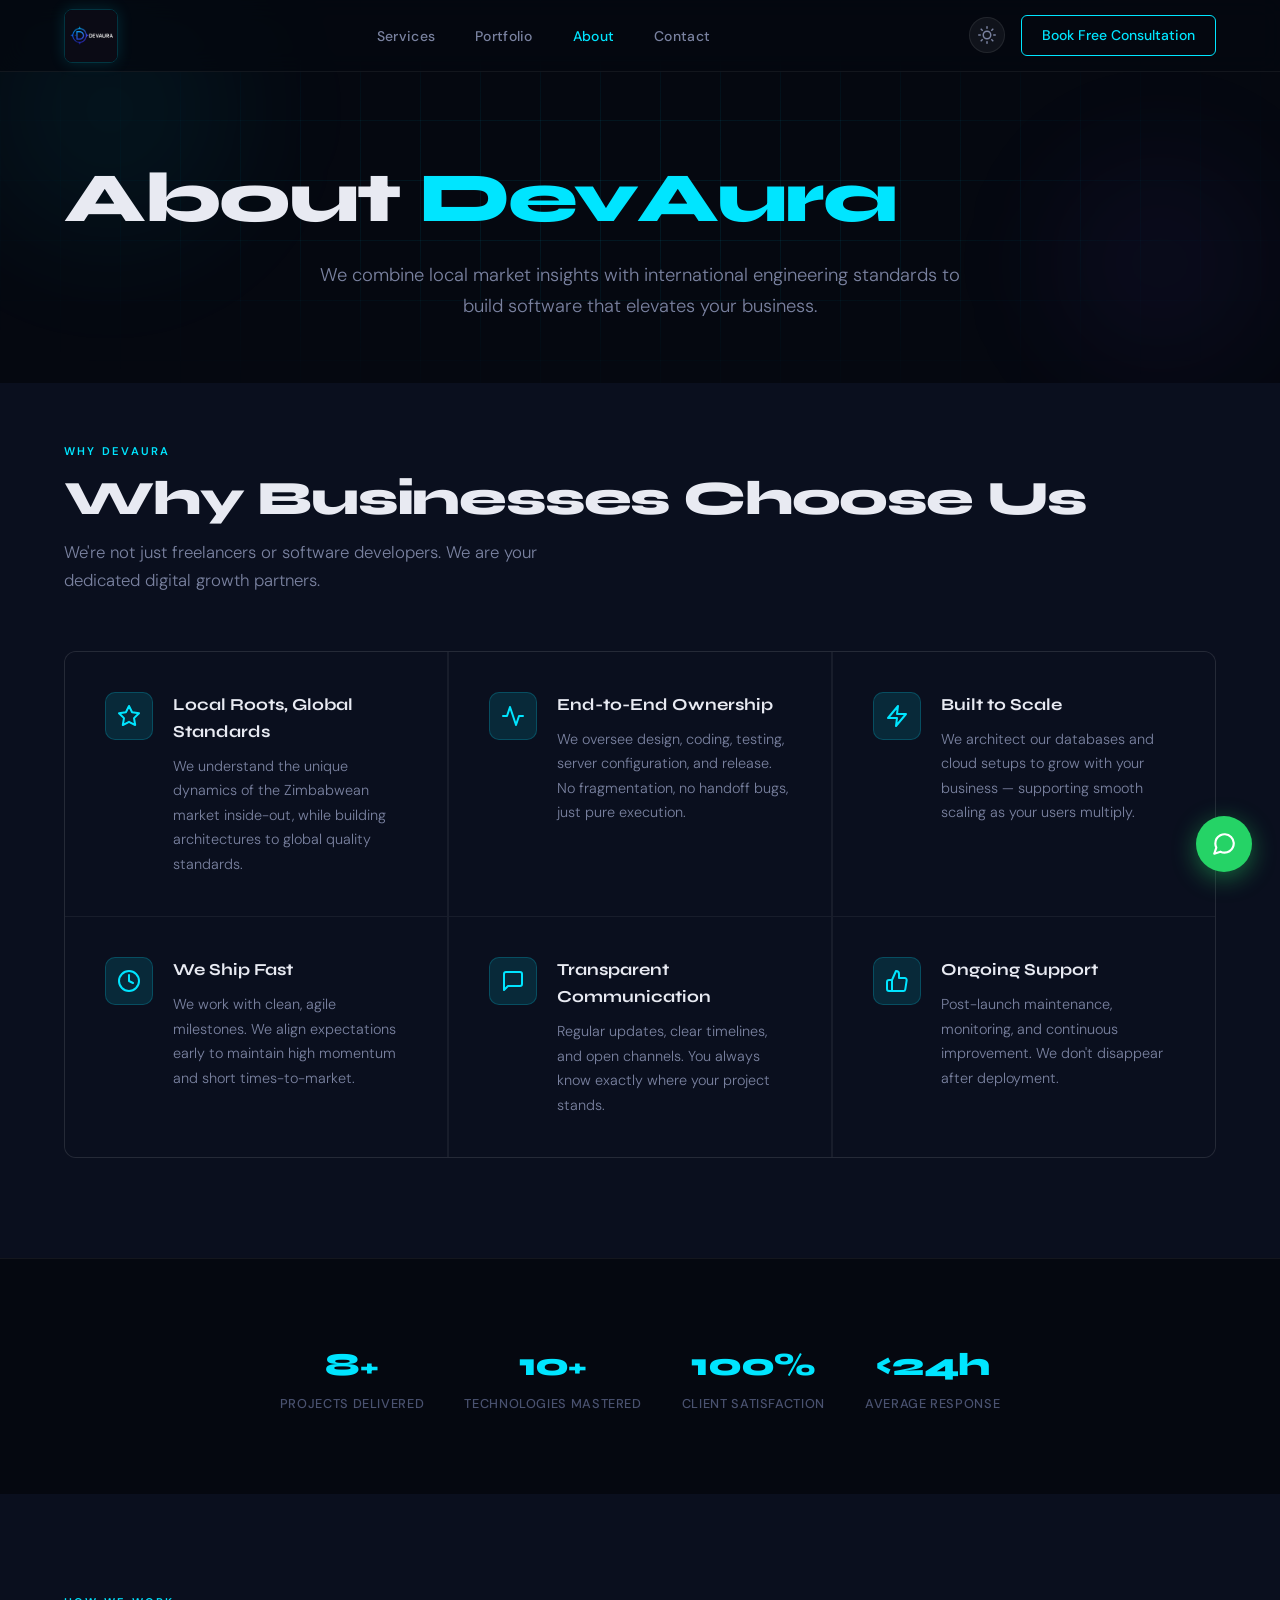
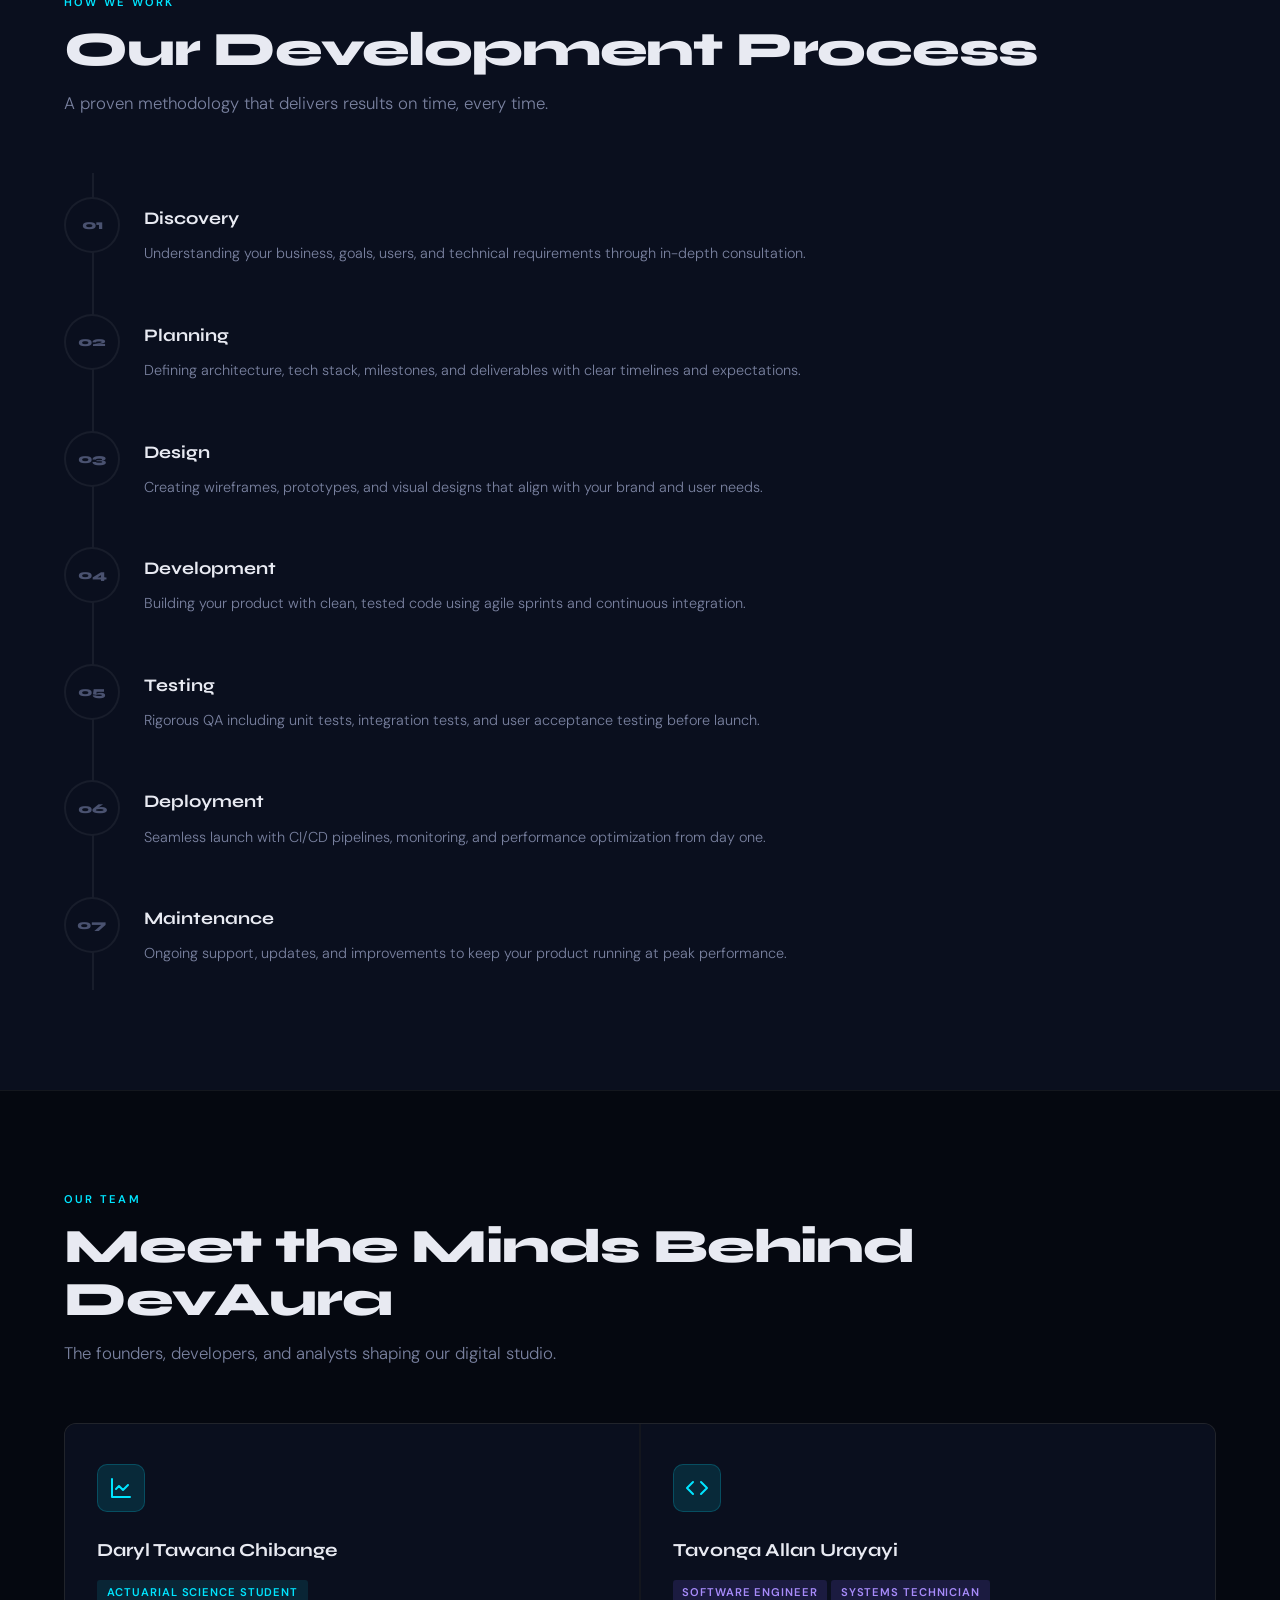
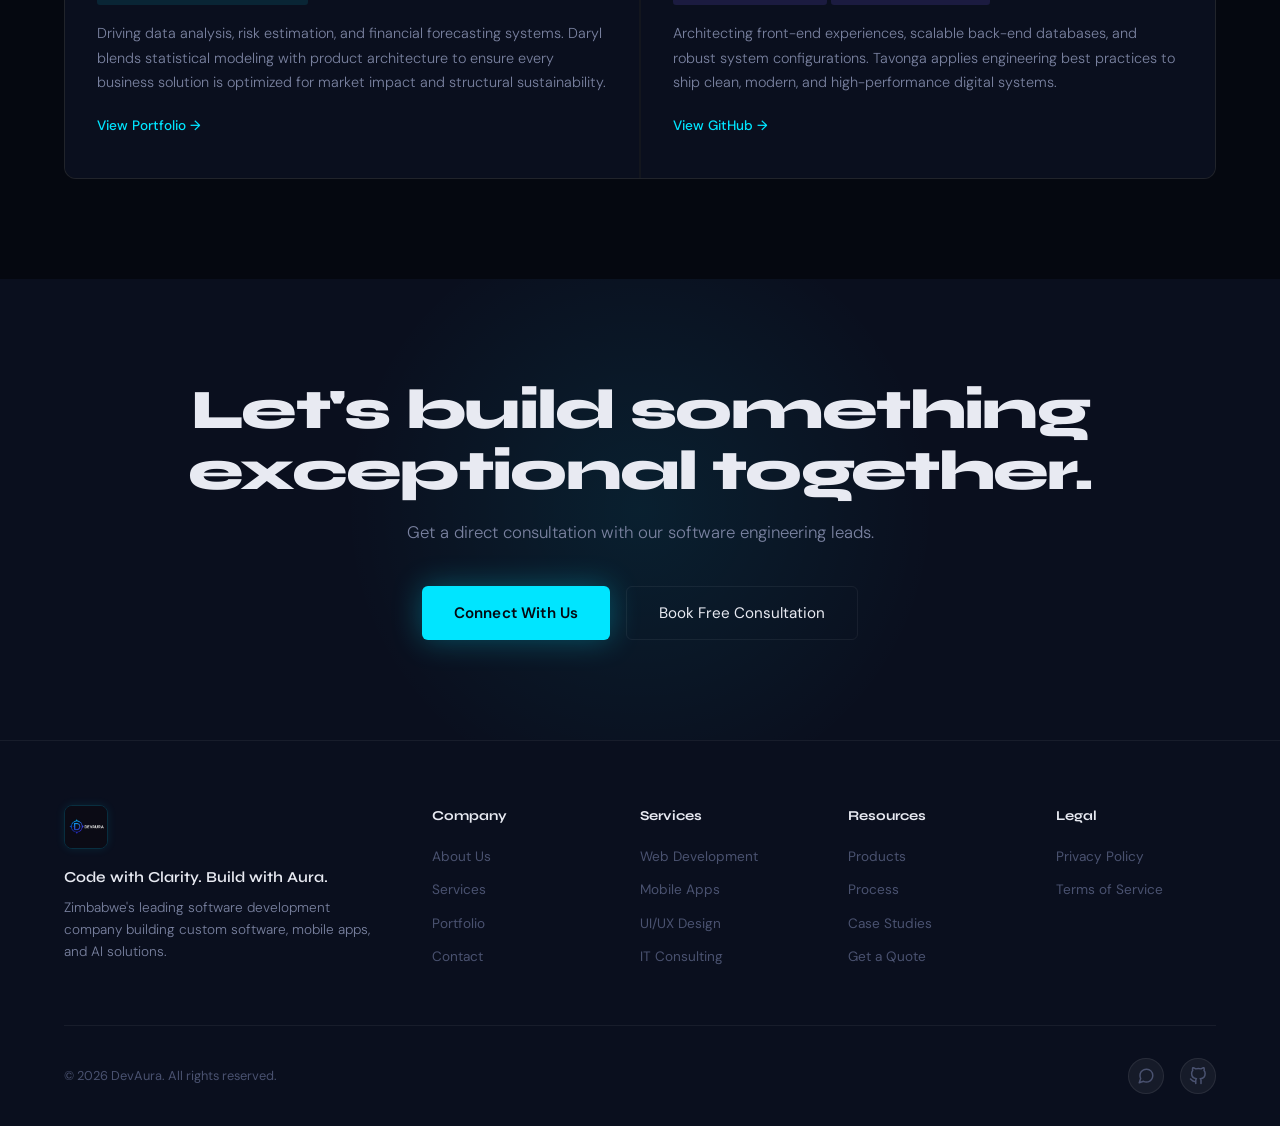
<file: about.html>
﻿<!DOCTYPE html>
<html lang="en">

<head>
  <meta charset="UTF-8">
  <meta name="viewport" content="width=device-width, initial-scale=1.0">
  <meta name="description"
    content="Meet the team behind DevAura. Learn about our mission, values, development process, and the software engineers driving digital transformation from Harare, Zimbabwe.">
  <meta name="keywords"
    content="DevAura about, software team Zimbabwe, Tavonga Urayayi, Daryl Chibange, Harare developers, digital agency team, software company Zimbabwe">
  <meta name="author" content="DevAura">
  <meta name="robots" content="index, follow">
  <meta name="theme-color" content="#050810">
  <link rel="canonical" href="https://devaura-hai2.onrender.com/about.html">

  <!-- Open Graph -->
  <meta property="og:type" content="website">
  <meta property="og:title" content="About DevAura - Meet the Team Behind the Code">
  <meta property="og:description" content="Meet the engineers building premium digital solutions from Zimbabwe. Learn about our mission, values, and process.">
  <meta property="og:image" content="https://devaura-hai2.onrender.com/assets/logo.jpg">
  <meta property="og:url" content="https://devaura-hai2.onrender.com/about.html">
  <meta property="og:locale" content="en_ZW">

  <!-- Twitter Card -->
  <meta name="twitter:card" content="summary">
  <meta name="twitter:title" content="About DevAura - Meet the Team">
  <meta name="twitter:description" content="Meet the engineers building premium digital solutions from Zimbabwe.">
  <meta name="twitter:image" content="https://devaura-hai2.onrender.com/assets/logo.jpg">

  <title>About Us - DevAura | Software Engineering Team & Process | Harare, Zimbabwe</title>
  <link rel="preconnect" href="https://fonts.googleapis.com">
  <link rel="preconnect" href="https://fonts.gstatic.com" crossorigin>
  <link href="https://fonts.googleapis.com/css2?family=Syne:wght@700;800&display=swap&family=DM+Sans:wght@300;400;500&display=swap&display=swap" rel="stylesheet">
  <link rel="icon" type="image/jpeg" href="assets/logo.jpg">
  <link rel="stylesheet" href="css/style.css">
  <link rel="manifest" href="manifest.json">

  <!-- Structured Data (JSON-LD) -->
  <script type="application/ld+json">
  {
    "@context": "https://schema.org",
    "@type": "BreadcrumbList",
    "itemListElement": [
      {
        "@type": "ListItem",
        "position": 1,
        "name": "Home",
        "item": "https://devaura-hai2.onrender.com/"
      },
      {
        "@type": "ListItem",
        "position": 2,
        "name": "About",
        "item": "https://devaura-hai2.onrender.com/about.html"
      }
    ]
  }
  </script>
</head>

<body>

  <div class="gradient-bg" id="gradientBg" aria-hidden="true"></div>

  <!-- NAV -->
  <nav>
    <a href="index.html" class="logo"><img src="assets/logo.jpg" alt="DevAura Logo" width="54" height="54"></a>
    <ul class="nav-links" id="navLinks">
      <li><a href="services.html">Services</a></li>
      <li><a href="portfolio.html">Portfolio</a></li>
      <li><a href="about.html">About</a></li>
      <li><a href="contact.html">Contact</a></li>
    </ul>
    <div class="nav-actions">
      <button class="theme-toggle" id="themeToggle" aria-label="Toggle dark/light mode">
        <svg class="icon-sun" width="18" height="18" viewBox="0 0 24 24" fill="none" stroke="currentColor" stroke-width="2" stroke-linecap="round" stroke-linejoin="round"><circle cx="12" cy="12" r="5"/><line x1="12" y1="1" x2="12" y2="3"/><line x1="12" y1="21" x2="12" y2="23"/><line x1="4.22" y1="4.22" x2="5.64" y2="5.64"/><line x1="18.36" y1="18.36" x2="19.78" y2="19.78"/><line x1="1" y1="12" x2="3" y2="12"/><line x1="21" y1="12" x2="23" y2="12"/><line x1="4.22" y1="19.78" x2="5.64" y2="18.36"/><line x1="18.36" y1="5.64" x2="19.78" y2="4.22"/></svg>
        <svg class="icon-moon" width="18" height="18" viewBox="0 0 24 24" fill="none" stroke="currentColor" stroke-width="2" stroke-linecap="round" stroke-linejoin="round"><path d="M21 12.79A9 9 0 1 1 11.21 3 7 7 0 0 0 21 12.79z"/></svg>
      </button>
      <a href="contact.html" class="btn-quote">Book Free Consultation</a>
    </div>
    <div class="hamburger" id="hamburger" onclick="toggleNav()" aria-label="Toggle navigation"><span></span><span></span><span></span></div>
  </nav>

  <!-- PAGE HEADER -->
  <header class="page-header">
    <div class="hero-grid"></div>
    <div class="orb orb-1"></div>
    <div class="orb orb-2"></div>
    <h1>About <span class="accent">DevAura</span></h1>
    <p class="hero-sub">We combine local market insights with international engineering standards to build software that elevates your business.</p>
  </header>

  <!-- WHY US SECTION -->
  <section class="why" id="why" style="padding-top: 60px;">
    <div class="section-head reveal">
      <p class="section-label">Why DevAura</p>
      <h2 class="section-title">Why Businesses Choose Us</h2>
      <p class="section-sub">We're not just freelancers or software developers. We are your dedicated digital growth partners.</p>
    </div>
    <div class="why-grid reveal">
      <div class="why-item">
        <div class="why-icon"><svg width="24" height="24" viewBox="0 0 24 24" fill="none" stroke="currentColor" stroke-width="2" stroke-linecap="round" stroke-linejoin="round"><polygon points="12 2 15.09 8.26 22 9.27 17 14.14 18.18 21.02 12 17.77 5.82 21.02 7 14.14 2 9.27 8.91 8.26 12 2"/></svg></div>
        <div class="why-text">
          <h3>Local Roots, Global Standards</h3>
          <p>We understand the unique dynamics of the Zimbabwean market inside-out, while building architectures to global quality standards.</p>
        </div>
      </div>
      <div class="why-item">
        <div class="why-icon"><svg width="24" height="24" viewBox="0 0 24 24" fill="none" stroke="currentColor" stroke-width="2" stroke-linecap="round" stroke-linejoin="round"><polyline points="22 12 18 12 15 21 9 3 6 12 2 12"/></svg></div>
        <div class="why-text">
          <h3>End-to-End Ownership</h3>
          <p>We oversee design, coding, testing, server configuration, and release. No fragmentation, no handoff bugs, just pure execution.</p>
        </div>
      </div>
      <div class="why-item">
        <div class="why-icon"><svg width="24" height="24" viewBox="0 0 24 24" fill="none" stroke="currentColor" stroke-width="2" stroke-linecap="round" stroke-linejoin="round"><polygon points="13 2 3 14 12 14 11 22 21 10 12 10 13 2"/></svg></div>
        <div class="why-text">
          <h3>Built to Scale</h3>
          <p>We architect our databases and cloud setups to grow with your business — supporting smooth scaling as your users multiply.</p>
        </div>
      </div>
      <div class="why-item">
        <div class="why-icon"><svg width="24" height="24" viewBox="0 0 24 24" fill="none" stroke="currentColor" stroke-width="2" stroke-linecap="round" stroke-linejoin="round"><circle cx="12" cy="12" r="10"/><polyline points="12 6 12 12 16 14"/></svg></div>
        <div class="why-text">
          <h3>We Ship Fast</h3>
          <p>We work with clean, agile milestones. We align expectations early to maintain high momentum and short times-to-market.</p>
        </div>
      </div>
      <div class="why-item">
        <div class="why-icon"><svg width="24" height="24" viewBox="0 0 24 24" fill="none" stroke="currentColor" stroke-width="2" stroke-linecap="round" stroke-linejoin="round"><path d="M21 15a2 2 0 0 1-2 2H7l-4 4V5a2 2 0 0 1 2-2h14a2 2 0 0 1 2 2z"/></svg></div>
        <div class="why-text">
          <h3>Transparent Communication</h3>
          <p>Regular updates, clear timelines, and open channels. You always know exactly where your project stands.</p>
        </div>
      </div>
      <div class="why-item">
        <div class="why-icon"><svg width="24" height="24" viewBox="0 0 24 24" fill="none" stroke="currentColor" stroke-width="2" stroke-linecap="round" stroke-linejoin="round"><path d="M14 9V5a3 3 0 0 0-3-3l-4 9v11h11.28a2 2 0 0 0 2-1.7l1.38-9a2 2 0 0 0-2-2.3zM7 22H4a2 2 0 0 1-2-2v-7a2 2 0 0 1 2-2h3"/></svg></div>
        <div class="why-text">
          <h3>Ongoing Support</h3>
          <p>Post-launch maintenance, monitoring, and continuous improvement. We don't disappear after deployment.</p>
        </div>
      </div>
    </div>
  </section>

  <!-- METRICS SECTION -->
  <section style="background: var(--bg); padding: 80px 5%; text-align: center; border-top: 1px solid var(--border);">
    <div class="hero-stats" style="margin-top: 0; padding-top: 0; border-top: none;">
      <div class="stat-item">
        <span class="stat-num" data-target="15">0</span><span class="stat-suffix">+</span>
        <span class="stat-label">Projects Delivered</span>
      </div>
      <div class="stat-item">
        <span class="stat-num" data-target="20">0</span><span class="stat-suffix">+</span>
        <span class="stat-label">Technologies Mastered</span>
      </div>
      <div class="stat-item">
        <span class="stat-num">100%</span>
        <span class="stat-label">Client Satisfaction</span>
      </div>
      <div class="stat-item">
        <span class="stat-num">&lt;24h</span>
        <span class="stat-label">Average Response</span>
      </div>
    </div>
  </section>

  <!-- DEVELOPMENT PROCESS -->
  <section class="process" id="process" style="background: var(--bg2);">
    <div class="section-head reveal">
      <p class="section-label">How We Work</p>
      <h2 class="section-title">Our Development Process</h2>
      <p class="section-sub">A proven methodology that delivers results on time, every time.</p>
    </div>
    <div class="process-timeline reveal">
      <div class="process-step"><div class="process-num">01</div><div class="process-content"><h3>Discovery</h3><p>Understanding your business, goals, users, and technical requirements through in-depth consultation.</p></div></div>
      <div class="process-step"><div class="process-num">02</div><div class="process-content"><h3>Planning</h3><p>Defining architecture, tech stack, milestones, and deliverables with clear timelines and expectations.</p></div></div>
      <div class="process-step"><div class="process-num">03</div><div class="process-content"><h3>Design</h3><p>Creating wireframes, prototypes, and visual designs that align with your brand and user needs.</p></div></div>
      <div class="process-step"><div class="process-num">04</div><div class="process-content"><h3>Development</h3><p>Building your product with clean, tested code using agile sprints and continuous integration.</p></div></div>
      <div class="process-step"><div class="process-num">05</div><div class="process-content"><h3>Testing</h3><p>Rigorous QA including unit tests, integration tests, and user acceptance testing before launch.</p></div></div>
      <div class="process-step"><div class="process-num">06</div><div class="process-content"><h3>Deployment</h3><p>Seamless launch with CI/CD pipelines, monitoring, and performance optimization from day one.</p></div></div>
      <div class="process-step"><div class="process-num">07</div><div class="process-content"><h3>Maintenance</h3><p>Ongoing support, updates, and improvements to keep your product running at peak performance.</p></div></div>
    </div>
  </section>

  <!-- TEAM SECTION -->
  <section style="background: var(--bg); padding: 100px 5%; border-top: 1px solid var(--border);">
    <div class="section-head reveal">
      <p class="section-label">Our Team</p>
      <h2 class="section-title">Meet the <span class="accent">Minds</span> Behind DevAura</h2>
      <p class="section-sub">The founders, developers, and analysts shaping our digital studio.</p>
    </div>
    <div class="services-grid reveal" style="grid-template-columns: repeat(auto-fit, minmax(min(300px, 100%), 1fr));">
      <a href="https://daryl-tawana.github.io/whoami/" target="_blank" rel="noopener noreferrer" class="service-card">
        <div class="service-icon">
          <svg width="24" height="24" viewBox="0 0 24 24" fill="none" stroke="currentColor" stroke-width="2" stroke-linecap="round" stroke-linejoin="round" style="color: var(--cyan);"><path d="M3 3v18h18"/><path d="m19 9-5 5-4-4-3 3"/></svg>
        </div>
        <h3>Daryl Tawana Chibange</h3>
        <span class="tag tag-web" style="display: inline-block; margin-bottom: 1rem;">Actuarial Science Student</span>
        <p>Driving data analysis, risk estimation, and financial forecasting systems. Daryl blends statistical modeling with product architecture to ensure every business solution is optimized for market impact and structural sustainability.</p>
        <span class="service-arrow" style="margin-top: 1.25rem; display: inline-block;">View Portfolio →</span>
      </a>
      <a href="https://github.com/finesser1408" target="_blank" rel="noopener noreferrer" class="service-card">
        <div class="service-icon">
          <svg width="24" height="24" viewBox="0 0 24 24" fill="none" stroke="currentColor" stroke-width="2" stroke-linecap="round" stroke-linejoin="round" style="color: var(--cyan);"><polyline points="16 18 22 12 16 6"/><polyline points="8 6 2 12 8 18"/></svg>
        </div>
        <h3>Tavonga Allan Urayayi</h3>
        <span class="tag tag-mobile" style="display: inline-block; margin-bottom: 1rem;">Software Engineer</span>
        <span class="tag tag-mobile" style="display: inline-block; margin-bottom: 1rem;">Systems Technician</span>
        <p>Architecting front-end experiences, scalable back-end databases, and robust system configurations. Tavonga applies engineering best practices to ship clean, modern, and high-performance digital systems.</p>
        <span class="service-arrow" style="margin-top: 1.25rem; display: inline-block;">View GitHub →</span>
      </a>
    </div>
  </section>

  <!-- CTA BANNER -->
  <section class="cta-banner">
    <div class="cta-glow"></div>
    <h2>Let's build something <span class="accent">exceptional</span> together.</h2>
    <p>Get a direct consultation with our software engineering leads.</p>
    <div class="cta-actions">
      <a href="contact.html" class="btn-primary">Connect With Us</a>
      <a href="contact.html" class="btn-secondary">Book Free Consultation</a>
    </div>
  </section>

  <!-- FOOTER -->
  <footer class="footer">
    <div class="footer-grid">
      <div class="footer-brand">
        <a href="index.html" class="logo"><img src="assets/logo.jpg" alt="DevAura Logo" width="44" height="44" loading="lazy"></a>
        <p class="footer-tagline">Code with Clarity. Build with Aura.</p>
        <p class="footer-desc">Zimbabwe's leading software development company building custom software, mobile apps, and AI solutions.</p>
      </div>
      <div class="footer-col"><h4>Company</h4><ul><li><a href="about.html">About Us</a></li><li><a href="services.html">Services</a></li><li><a href="portfolio.html">Portfolio</a></li><li><a href="contact.html">Contact</a></li></ul></div>
      <div class="footer-col"><h4>Services</h4><ul><li><a href="web-development.html">Web Development</a></li><li><a href="mobile-development.html">Mobile Apps</a></li><li><a href="graphics-design.html">UI/UX Design</a></li><li><a href="software-consulting.html">IT Consulting</a></li></ul></div>
      <div class="footer-col"><h4>Resources</h4><ul><li><a href="portfolio.html#products">Products</a></li><li><a href="#process">Process</a></li><li><a href="portfolio.html">Case Studies</a></li><li><a href="contact.html">Get a Quote</a></li></ul></div>
      <div class="footer-col"><h4>Legal</h4><ul><li><a href="#">Privacy Policy</a></li><li><a href="#">Terms of Service</a></li></ul></div>
    </div>
    <div class="footer-bottom">
      <p class="footer-copy">&copy; 2026 DevAura. All rights reserved.</p>
      <div class="footer-social">
        <a href="https://wa.me/263715503026" target="_blank" rel="noopener noreferrer" aria-label="WhatsApp"><svg width="18" height="18" viewBox="0 0 24 24" fill="none" stroke="currentColor" stroke-width="2" stroke-linecap="round" stroke-linejoin="round"><path d="M21 11.5a8.38 8.38 0 0 1-.9 3.8 8.5 8.5 0 0 1-7.6 4.7 8.38 8.38 0 0 1-3.8-.9L3 21l1.9-5.7a8.38 8.38 0 0 1-.9-3.8 8.5 8.5 0 0 1 4.7-7.6 8.38 8.38 0 0 1 3.8-.9h.5a8.48 8.48 0 0 1 8 8v.5z"/></svg></a>
        <a href="https://github.com/finesser1408" target="_blank" rel="noopener noreferrer" aria-label="GitHub"><svg width="18" height="18" viewBox="0 0 24 24" fill="none" stroke="currentColor" stroke-width="2" stroke-linecap="round" stroke-linejoin="round"><path d="M9 19c-5 1.5-5-2.5-7-3m14 6v-3.87a3.37 3.37 0 0 0-.94-2.61c3.14-.35 6.44-1.54 6.44-7A5.44 5.44 0 0 0 20 4.77 5.07 5.07 0 0 0 19.91 1S18.73.65 16 2.48a13.38 13.38 0 0 0-7 0C6.27.65 5.09 1 5.09 1A5.07 5.07 0 0 0 5 4.77a5.44 5.44 0 0 0-1.5 3.78c0 5.42 3.3 6.61 6.44 7A3.37 3.37 0 0 0 9 18.13V22"/></svg></a>
      </div>
    </div>
  </footer>

  <div class="whatsapp-container">
    <div class="whatsapp-menu" id="waMenu">
      <a href="https://wa.me/263715503026" target="_blank" class="wa-contact-link"><svg width="18" height="18" viewBox="0 0 24 24" fill="none" stroke="currentColor" stroke-width="2" stroke-linecap="round" stroke-linejoin="round"><path d="M21 11.5a8.38 8.38 0 0 1-.9 3.8 8.5 8.5 0 0 1-7.6 4.7 8.38 8.38 0 0 1-3.8-.9L3 21l1.9-5.7a8.38 8.38 0 0 1-.9-3.8 8.5 8.5 0 0 1 4.7-7.6 8.38 8.38 0 0 1 3.8-.9h.5a8.48 8.48 0 0 1 8 8v.5z"/></svg> Contact Tavonga</a>
      <a href="https://wa.me/263781188863" target="_blank" class="wa-contact-link"><svg width="18" height="18" viewBox="0 0 24 24" fill="none" stroke="currentColor" stroke-width="2" stroke-linecap="round" stroke-linejoin="round"><path d="M21 11.5a8.38 8.38 0 0 1-.9 3.8 8.5 8.5 0 0 1-7.6 4.7 8.38 8.38 0 0 1-3.8-.9L3 21l1.9-5.7a8.38 8.38 0 0 1-.9-3.8 8.5 8.5 0 0 1 4.7-7.6 8.38 8.38 0 0 1 3.8-.9h.5a8.48 8.48 0 0 1 8 8v.5z"/></svg> Contact Daryl</a>
    </div>
    <button class="whatsapp-float-btn" id="waFloatBtn" aria-label="Open WhatsApp Contact Menu"><svg width="26" height="26" viewBox="0 0 24 24" fill="none" stroke="currentColor" stroke-width="2" stroke-linecap="round" stroke-linejoin="round"><path d="M21 11.5a8.38 8.38 0 0 1-.9 3.8 8.5 8.5 0 0 1-7.6 4.7 8.38 8.38 0 0 1-3.8-.9L3 21l1.9-5.7a8.38 8.38 0 0 1-.9-3.8 8.5 8.5 0 0 1 4.7-7.6 8.38 8.38 0 0 1 3.8-.9h.5a8.48 8.48 0 0 1 8 8v.5z"/></svg></button>
  </div>

  <script src="js/script.js"></script>
</body>

</html>
</file>
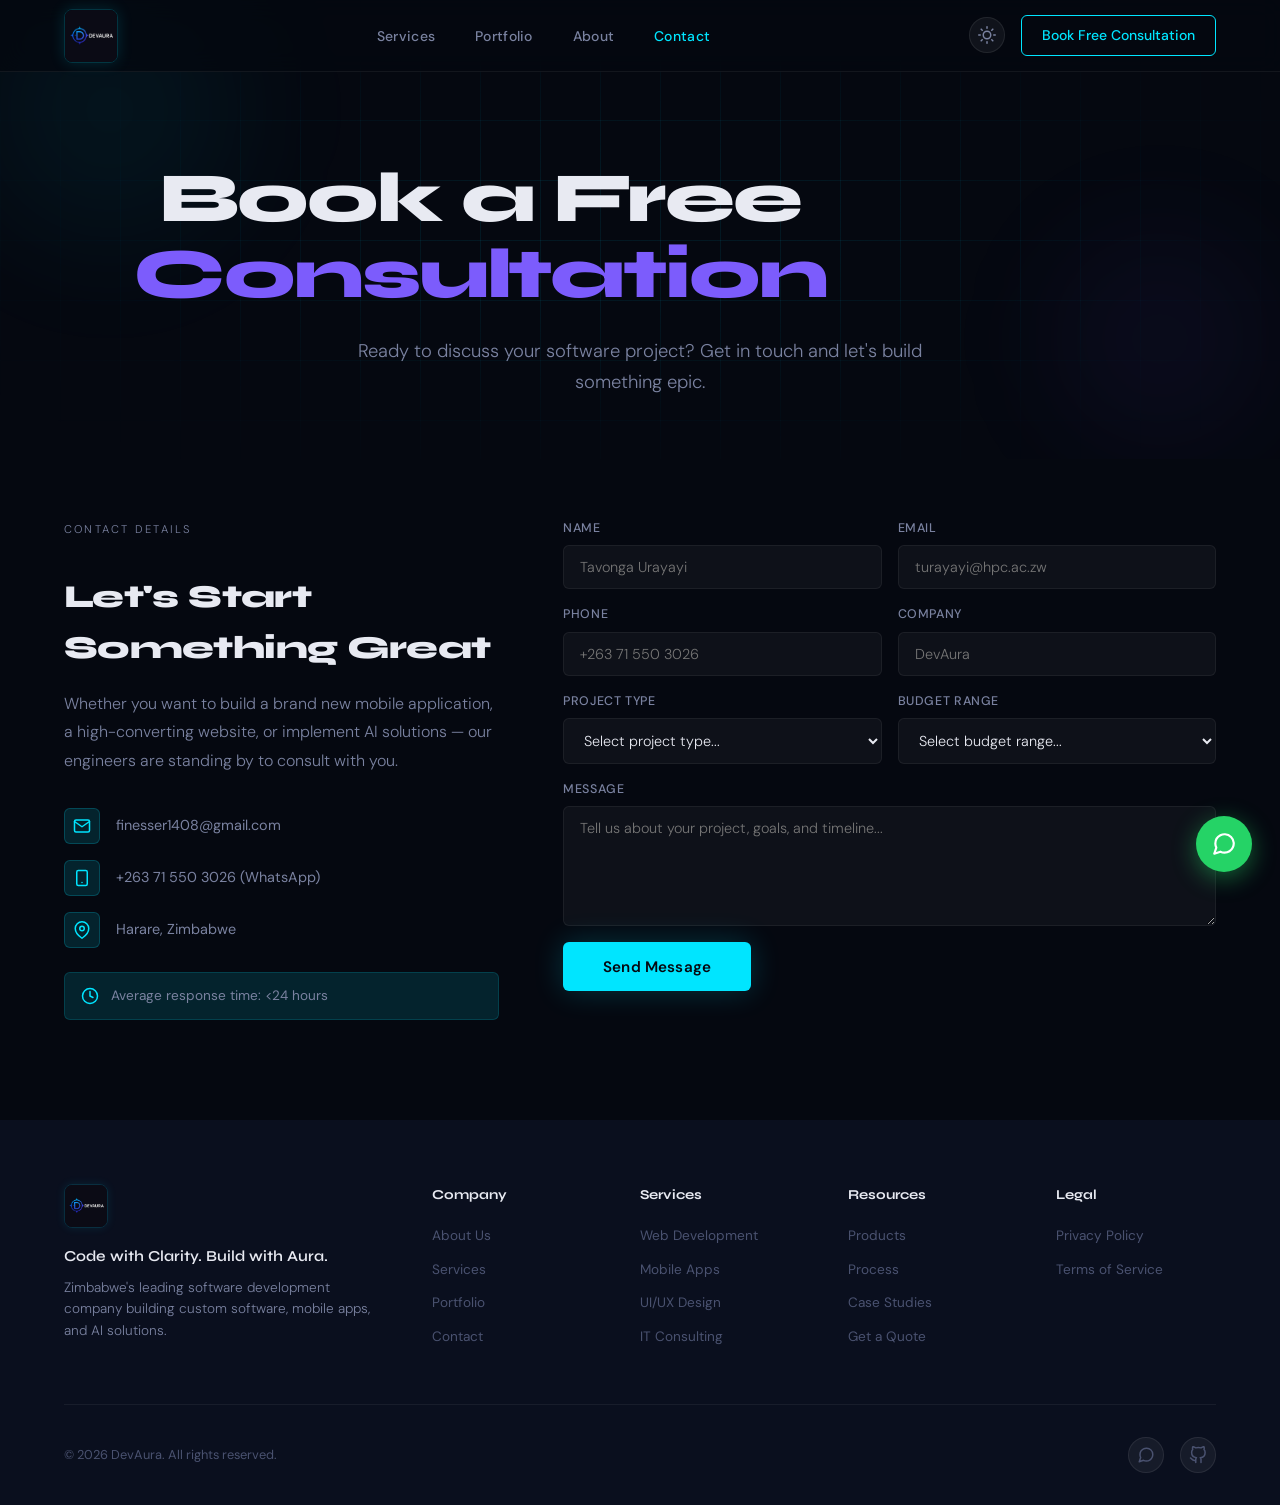
<file: contact.html>
﻿<!DOCTYPE html>
<html lang="en">

<head>
  <meta charset="UTF-8">
  <meta name="viewport" content="width=device-width, initial-scale=1.0">
  <meta name="description"
    content="Get in touch with DevAura for custom software development, mobile apps, AI solutions, or IT consulting. Book a free consultation. Based in Harare, Zimbabwe.">
  <meta name="keywords"
    content="contact DevAura, hire developer Zimbabwe, software quote Harare, web development contact, mobile app quote Zimbabwe, free consultation">
  <meta name="author" content="DevAura">
  <meta name="robots" content="index, follow">
  <meta name="theme-color" content="#050810">
  <link rel="canonical" href="https://devaura-hai2.onrender.com/contact.html">

  <!-- Open Graph -->
  <meta property="og:type" content="website">
  <meta property="og:title" content="Contact DevAura - Book a Free Software Development Consultation">
  <meta property="og:description" content="Ready to build? Reach out for a free consultation on custom software, web, mobile, or AI projects.">
  <meta property="og:image" content="https://devaura-hai2.onrender.com/assets/logo.jpg">
  <meta property="og:url" content="https://devaura-hai2.onrender.com/contact.html">
  <meta property="og:locale" content="en_ZW">

  <!-- Twitter Card -->
  <meta name="twitter:card" content="summary">
  <meta name="twitter:title" content="Contact DevAura - Book a Free Consultation">
  <meta name="twitter:description" content="Reach out for a free consultation on custom software, web, mobile, or AI projects in Zimbabwe.">
  <meta name="twitter:image" content="https://devaura-hai2.onrender.com/assets/logo.jpg">

  <title>Contact Us - DevAura | Book Free Software Development Consultation | Harare, Zimbabwe</title>
  <link rel="preconnect" href="https://fonts.googleapis.com">
  <link rel="preconnect" href="https://fonts.gstatic.com" crossorigin>
  <link href="https://fonts.googleapis.com/css2?family=Syne:wght@700;800&display=swap&family=DM+Sans:wght@300;400;500&display=swap&display=swap" rel="stylesheet">
  <link rel="icon" type="image/jpeg" href="assets/logo.jpg">
  <link rel="stylesheet" href="css/style.css">
  <link rel="manifest" href="manifest.json">

  <!-- Structured Data (JSON-LD) -->
  <script type="application/ld+json">
  {
    "@context": "https://schema.org",
    "@type": "BreadcrumbList",
    "itemListElement": [
      {
        "@type": "ListItem",
        "position": 1,
        "name": "Home",
        "item": "https://devaura-hai2.onrender.com/"
      },
      {
        "@type": "ListItem",
        "position": 2,
        "name": "Contact",
        "item": "https://devaura-hai2.onrender.com/contact.html"
      }
    ]
  }
  </script>
  <script type="application/ld+json">
  {
    "@context": "https://schema.org",
    "@type": "ContactPage",
    "name": "Contact DevAura",
    "description": "Get in touch with DevAura for custom software development, mobile apps, AI solutions, or IT consulting. Book a free consultation.",
    "url": "https://devaura-hai2.onrender.com/contact.html",
    "mainEntity": {
      "@type": "Organization",
      "name": "DevAura",
      "url": "https://devaura-hai2.onrender.com/",
      "contactPoint": {
        "@type": "ContactPoint",
        "telephone": "+263715503026",
        "contactType": "customer service",
        "email": "finesser1408@gmail.com",
        "availableLanguage": ["English"],
        "areaServed": {
          "@type": "Country",
          "name": "Zimbabwe"
        }
      },
      "address": {
        "@type": "PostalAddress",
        "addressLocality": "Harare",
        "addressCountry": "ZW"
      }
    }
  }
  </script>
</head>

<body>

  <!-- Success Overlay -->
  <div class="success-overlay" id="successOverlay">
    <div class="success-content">
      <div class="success-icon">
        <svg width="60" height="60" viewBox="0 0 24 24" fill="none" stroke="currentColor" stroke-width="2" stroke-linecap="round" stroke-linejoin="round"><path d="M22 11.08V12a10 10 0 1 1-5.93-9.14"></path><polyline points="22 4 12 14.01 9 11.01"></polyline></svg>
      </div>
      <div class="success-text">
        <span class="success-line">Innovation Engineered</span>
        <span class="success-line">Success Delivered</span>
      </div>
    </div>
  </div>

  <div class="gradient-bg" id="gradientBg" aria-hidden="true"></div>

  <!-- NAV -->
  <nav>
    <a href="index.html" class="logo"><img src="assets/logo.jpg" alt="DevAura Logo" width="54" height="54"></a>
    <ul class="nav-links" id="navLinks">
      <li><a href="services.html">Services</a></li>
      <li><a href="portfolio.html">Portfolio</a></li>
      <li><a href="about.html">About</a></li>
      <li><a href="contact.html">Contact</a></li>
    </ul>
    <div class="nav-actions">
      <button class="theme-toggle" id="themeToggle" aria-label="Toggle dark/light mode">
        <svg class="icon-sun" width="18" height="18" viewBox="0 0 24 24" fill="none" stroke="currentColor" stroke-width="2" stroke-linecap="round" stroke-linejoin="round"><circle cx="12" cy="12" r="5"/><line x1="12" y1="1" x2="12" y2="3"/><line x1="12" y1="21" x2="12" y2="23"/><line x1="4.22" y1="4.22" x2="5.64" y2="5.64"/><line x1="18.36" y1="18.36" x2="19.78" y2="19.78"/><line x1="1" y1="12" x2="3" y2="12"/><line x1="21" y1="12" x2="23" y2="12"/><line x1="4.22" y1="19.78" x2="5.64" y2="18.36"/><line x1="18.36" y1="5.64" x2="19.78" y2="4.22"/></svg>
        <svg class="icon-moon" width="18" height="18" viewBox="0 0 24 24" fill="none" stroke="currentColor" stroke-width="2" stroke-linecap="round" stroke-linejoin="round"><path d="M21 12.79A9 9 0 1 1 11.21 3 7 7 0 0 0 21 12.79z"/></svg>
      </button>
      <a href="contact.html" class="btn-quote">Book Free Consultation</a>
    </div>
    <div class="hamburger" id="hamburger" onclick="toggleNav()" aria-label="Toggle navigation"><span></span><span></span><span></span></div>
  </nav>

  <!-- PAGE HEADER -->
  <header class="page-header">
    <div class="hero-grid"></div>
    <div class="orb orb-1"></div>
    <div class="orb orb-2"></div>
    <h1>Book a Free <span class="accent-v">Consultation</span></h1>
    <p class="hero-sub">Ready to discuss your software project? Get in touch and let's build something epic.</p>
  </header>

  <!-- CONTACT SECTION -->
  <section class="contact" id="contact" style="padding-top: 60px;">
    <div class="contact-wrap">
      <div class="contact-info reveal">
        <p class="section-label">Contact Details</p>
        <h2>Let's Start Something Great</h2>
        <p>Whether you want to build a brand new mobile application, a high-converting website, or implement AI solutions — our engineers are standing by to consult with you.</p>
        <div class="contact-item"><span class="contact-icon"><svg width="18" height="18" viewBox="0 0 24 24" fill="none" stroke="currentColor" stroke-width="2" stroke-linecap="round" stroke-linejoin="round" style="color: var(--cyan);"><path d="M4 4h16c1.1 0 2 .9 2 2v12c0 1.1-.9 2-2 2H4c-1.1 0-2-.9-2-2V6c0-1.1.9-2 2-2z"/><polyline points="22,6 12,13 2,6"/></svg></span>finesser1408@gmail.com</div>
        <div class="contact-item"><span class="contact-icon"><svg width="18" height="18" viewBox="0 0 24 24" fill="none" stroke="currentColor" stroke-width="2" stroke-linecap="round" stroke-linejoin="round" style="color: var(--cyan);"><rect x="5" y="2" width="14" height="20" rx="2" ry="2"/><line x1="12" y1="18" x2="12.01" y2="18"/></svg></span> +263 71 550 3026 (WhatsApp)</div>
        <div class="contact-item"><span class="contact-icon"><svg width="18" height="18" viewBox="0 0 24 24" fill="none" stroke="currentColor" stroke-width="2" stroke-linecap="round" stroke-linejoin="round" style="color: var(--cyan);"><path d="M21 10c0 7-9 13-9 13s-9-6-9-13a9 9 0 0 1 18 0z"/><circle cx="12" cy="10" r="3"/></svg></span> Harare, Zimbabwe</div>
        <div class="contact-avg-response">
          <svg width="18" height="18" viewBox="0 0 24 24" fill="none" stroke="currentColor" stroke-width="2" stroke-linecap="round" stroke-linejoin="round" style="color: var(--cyan);"><circle cx="12" cy="12" r="10"/><polyline points="12 6 12 12 16 14"/></svg>
          <span>Average response time: &lt;24 hours</span>
        </div>
      </div>
      <form class="contact-form reveal" id="contactForm" onsubmit="return false;">
        <div class="form-row">
          <div class="form-group">
            <label for="contactName">Name</label>
            <input type="text" id="contactName" name="name" placeholder="Tavonga Urayayi" required>
          </div>
          <div class="form-group">
            <label for="contactEmail">Email</label>
            <input type="email" id="contactEmail" name="email" placeholder="turayayi@hpc.ac.zw" required>
          </div>
        </div>
        <div class="form-row">
          <div class="form-group">
            <label for="contactPhone">Phone</label>
            <input type="tel" id="contactPhone" name="phone" placeholder="+263 71 550 3026" required>
          </div>
          <div class="form-group">
            <label for="contactCompany">Company</label>
            <input type="text" id="contactCompany" name="company" placeholder="DevAura">
          </div>
        </div>
        <div class="form-row">
          <div class="form-group">
            <label for="contactService">Project Type</label>
            <select id="contactService" name="service" required>
              <option value="">Select project type...</option>
              <option value="Custom Software Development">Custom Software Development</option>
              <option value="Mobile App Development">Mobile App Development</option>
              <option value="Website Development">Website Development</option>
              <option value="AI & Automation Solutions">AI & Automation Solutions</option>
              <option value="UI/UX Design">UI/UX Design</option>
              <option value="IT Consulting">IT Consulting</option>
            </select>
          </div>
          <div class="form-group">
            <label for="contactBudget">Budget Range</label>
            <select id="contactBudget" name="budget">
              <option value="">Select budget range...</option>
              <option value="<$250">Under $250</option>
              <option value="$250-$500">$250 - $500</option>
              <option value="$500-$1,000">$500 - $1,000</option>
              <option value="$1,000-$3,000">$1,000 - $3,000</option>
              <option value="$3,000-$5,000">$3,000 - $5,000</option>
              <option value="$5,000+">$5,000+</option>
              <option value="Custom">Custom (enter below)</option>
            </select>
          </div>
          <div class="form-group" id="customBudgetGroup" style="display:none;">
            <label for="customBudget">Your Budget (USD)</label>
            <input type="number" id="customBudget" name="customBudget" placeholder="Enter your budget in USD" min="1">
          </div>
        </div>
        <div class="form-group">
          <label for="contactMessage">Message</label>
          <textarea id="contactMessage" name="message" placeholder="Tell us about your project, goals, and timeline..." required></textarea>
        </div>
        <button type="submit" class="btn-submit" id="submitBtn">Send Message</button>
      </form>
    </div>
  </section>

  <!-- FOOTER -->
  <footer class="footer">
    <div class="footer-grid">
      <div class="footer-brand">
        <a href="index.html" class="logo"><img src="assets/logo.jpg" alt="DevAura Logo" width="44" height="44" loading="lazy"></a>
        <p class="footer-tagline">Code with Clarity. Build with Aura.</p>
        <p class="footer-desc">Zimbabwe's leading software development company building custom software, mobile apps, and AI solutions.</p>
      </div>
      <div class="footer-col"><h4>Company</h4><ul><li><a href="about.html">About Us</a></li><li><a href="services.html">Services</a></li><li><a href="portfolio.html">Portfolio</a></li><li><a href="contact.html">Contact</a></li></ul></div>
      <div class="footer-col"><h4>Services</h4><ul><li><a href="web-development.html">Web Development</a></li><li><a href="mobile-development.html">Mobile Apps</a></li><li><a href="graphics-design.html">UI/UX Design</a></li><li><a href="software-consulting.html">IT Consulting</a></li></ul></div>
      <div class="footer-col"><h4>Resources</h4><ul><li><a href="portfolio.html#products">Products</a></li><li><a href="about.html#process">Process</a></li><li><a href="portfolio.html">Case Studies</a></li><li><a href="#">Get a Quote</a></li></ul></div>
      <div class="footer-col"><h4>Legal</h4><ul><li><a href="#">Privacy Policy</a></li><li><a href="#">Terms of Service</a></li></ul></div>
    </div>
    <div class="footer-bottom">
      <p class="footer-copy">&copy; 2026 DevAura. All rights reserved.</p>
      <div class="footer-social">
        <a href="https://wa.me/263715503026" target="_blank" rel="noopener noreferrer" aria-label="WhatsApp"><svg width="18" height="18" viewBox="0 0 24 24" fill="none" stroke="currentColor" stroke-width="2" stroke-linecap="round" stroke-linejoin="round"><path d="M21 11.5a8.38 8.38 0 0 1-.9 3.8 8.5 8.5 0 0 1-7.6 4.7 8.38 8.38 0 0 1-3.8-.9L3 21l1.9-5.7a8.38 8.38 0 0 1-.9-3.8 8.5 8.5 0 0 1 4.7-7.6 8.38 8.38 0 0 1 3.8-.9h.5a8.48 8.48 0 0 1 8 8v.5z"/></svg></a>
        <a href="https://github.com/finesser1408" target="_blank" rel="noopener noreferrer" aria-label="GitHub"><svg width="18" height="18" viewBox="0 0 24 24" fill="none" stroke="currentColor" stroke-width="2" stroke-linecap="round" stroke-linejoin="round"><path d="M9 19c-5 1.5-5-2.5-7-3m14 6v-3.87a3.37 3.37 0 0 0-.94-2.61c3.14-.35 6.44-1.54 6.44-7A5.44 5.44 0 0 0 20 4.77 5.07 5.07 0 0 0 19.91 1S18.73.65 16 2.48a13.38 13.38 0 0 0-7 0C6.27.65 5.09 1 5.09 1A5.07 5.07 0 0 0 5 4.77a5.44 5.44 0 0 0-1.5 3.78c0 5.42 3.3 6.61 6.44 7A3.37 3.37 0 0 0 9 18.13V22"/></svg></a>
      </div>
    </div>
  </footer>

  <div class="whatsapp-container">
    <div class="whatsapp-menu" id="waMenu">
      <a href="https://wa.me/263715503026" target="_blank" class="wa-contact-link"><svg width="18" height="18" viewBox="0 0 24 24" fill="none" stroke="currentColor" stroke-width="2" stroke-linecap="round" stroke-linejoin="round"><path d="M21 11.5a8.38 8.38 0 0 1-.9 3.8 8.5 8.5 0 0 1-7.6 4.7 8.38 8.38 0 0 1-3.8-.9L3 21l1.9-5.7a8.38 8.38 0 0 1-.9-3.8 8.5 8.5 0 0 1 4.7-7.6 8.38 8.38 0 0 1 3.8-.9h.5a8.48 8.48 0 0 1 8 8v.5z"/></svg> Contact Tavonga</a>
      <a href="https://wa.me/263781188863" target="_blank" class="wa-contact-link"><svg width="18" height="18" viewBox="0 0 24 24" fill="none" stroke="currentColor" stroke-width="2" stroke-linecap="round" stroke-linejoin="round"><path d="M21 11.5a8.38 8.38 0 0 1-.9 3.8 8.5 8.5 0 0 1-7.6 4.7 8.38 8.38 0 0 1-3.8-.9L3 21l1.9-5.7a8.38 8.38 0 0 1-.9-3.8 8.5 8.5 0 0 1 4.7-7.6 8.38 8.38 0 0 1 3.8-.9h.5a8.48 8.48 0 0 1 8 8v.5z"/></svg> Contact Daryl</a>
    </div>
    <button class="whatsapp-float-btn" id="waFloatBtn" aria-label="Open WhatsApp Contact Menu"><svg width="26" height="26" viewBox="0 0 24 24" fill="none" stroke="currentColor" stroke-width="2" stroke-linecap="round" stroke-linejoin="round"><path d="M21 11.5a8.38 8.38 0 0 1-.9 3.8 8.5 8.5 0 0 1-7.6 4.7 8.38 8.38 0 0 1-3.8-.9L3 21l1.9-5.7a8.38 8.38 0 0 1-.9-3.8 8.5 8.5 0 0 1 4.7-7.6 8.38 8.38 0 0 1 3.8-.9h.5a8.48 8.48 0 0 1 8 8v.5z"/></svg></button>
  </div>

  <script src="js/script.js"></script>
</body>

</html>
</file>
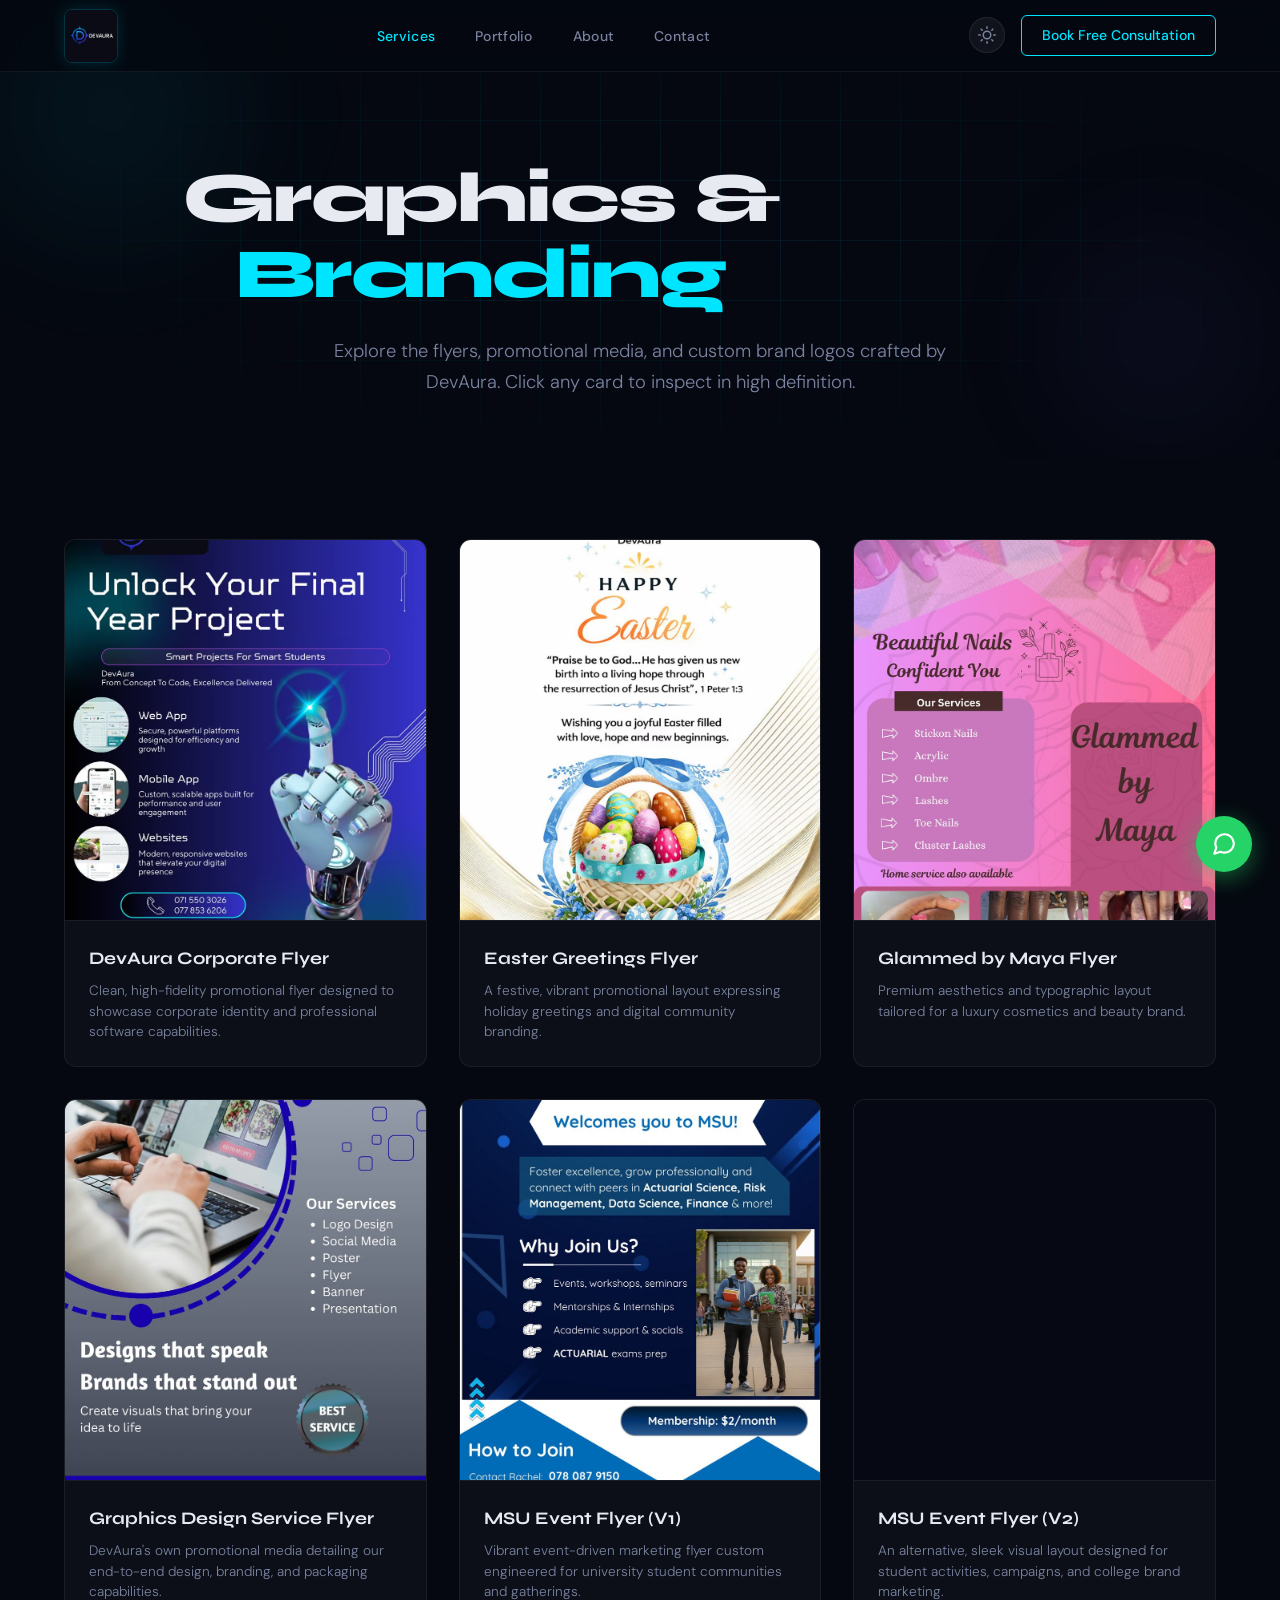
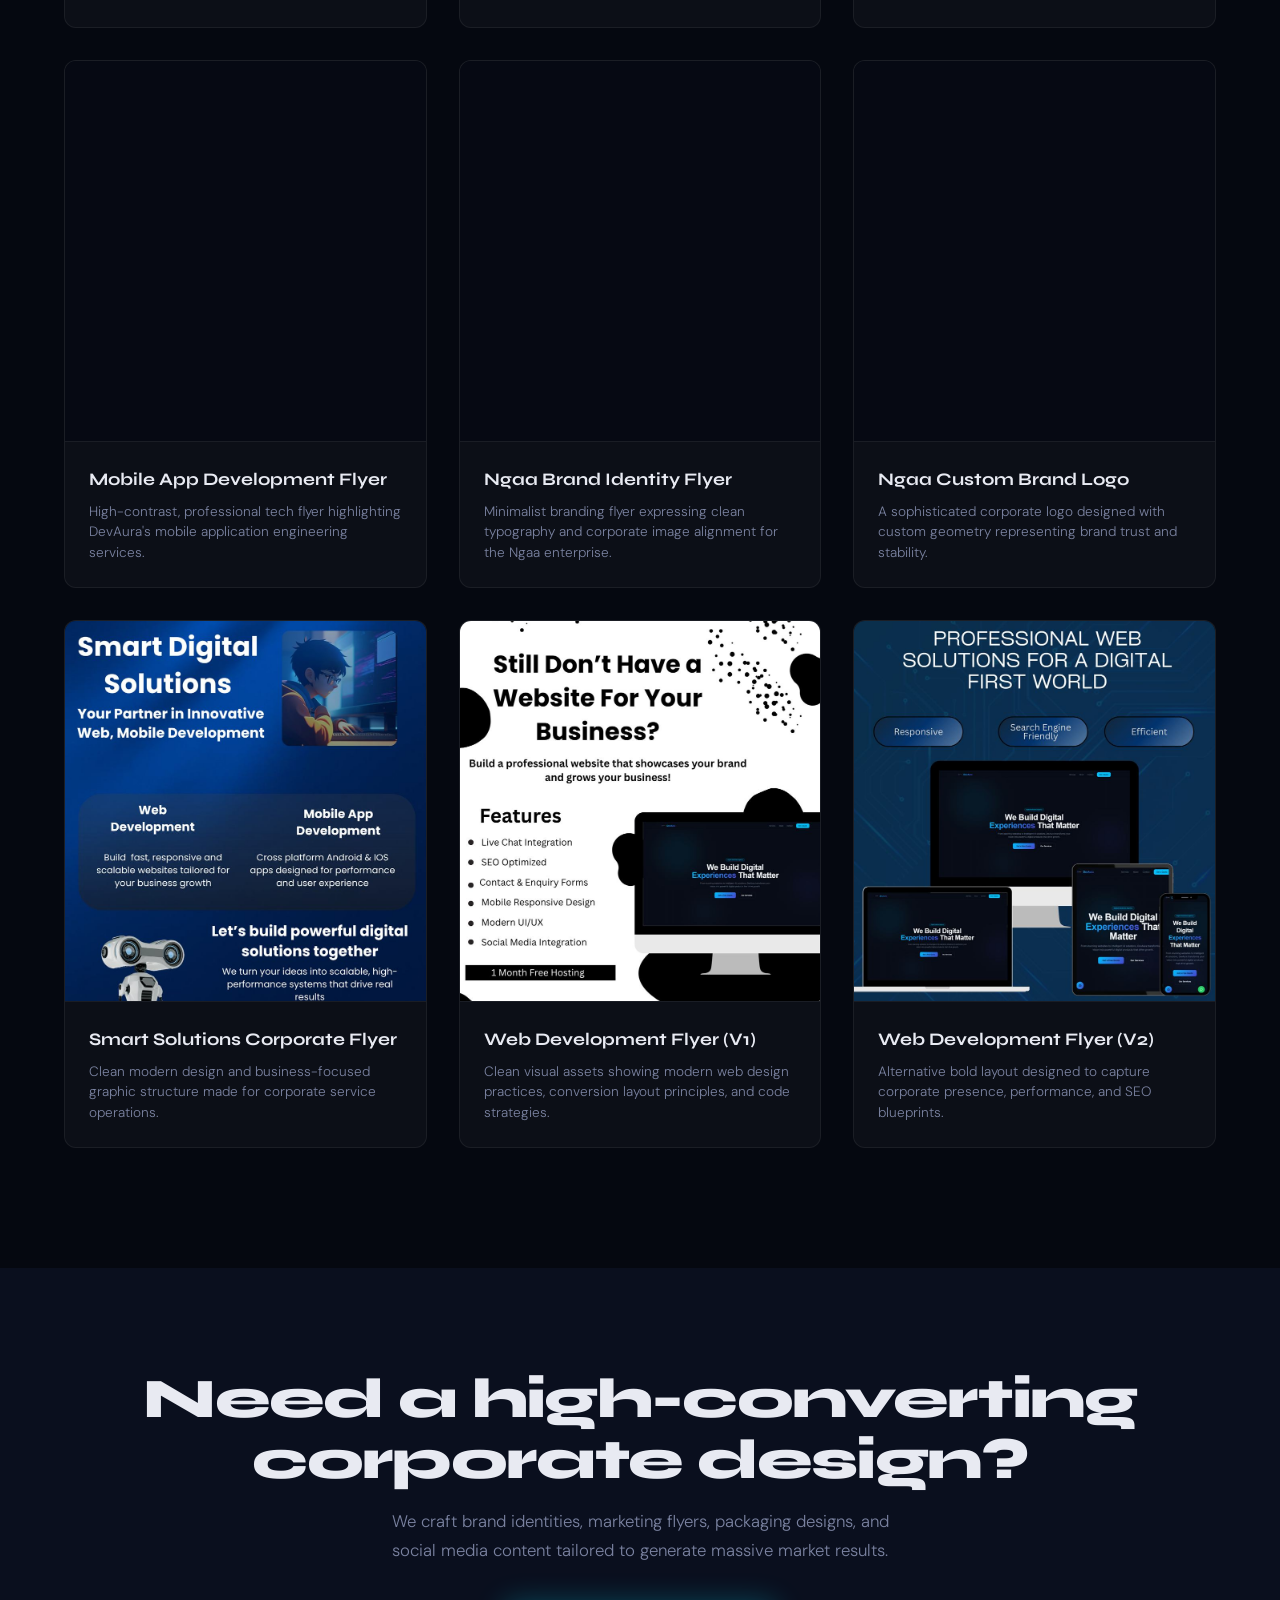
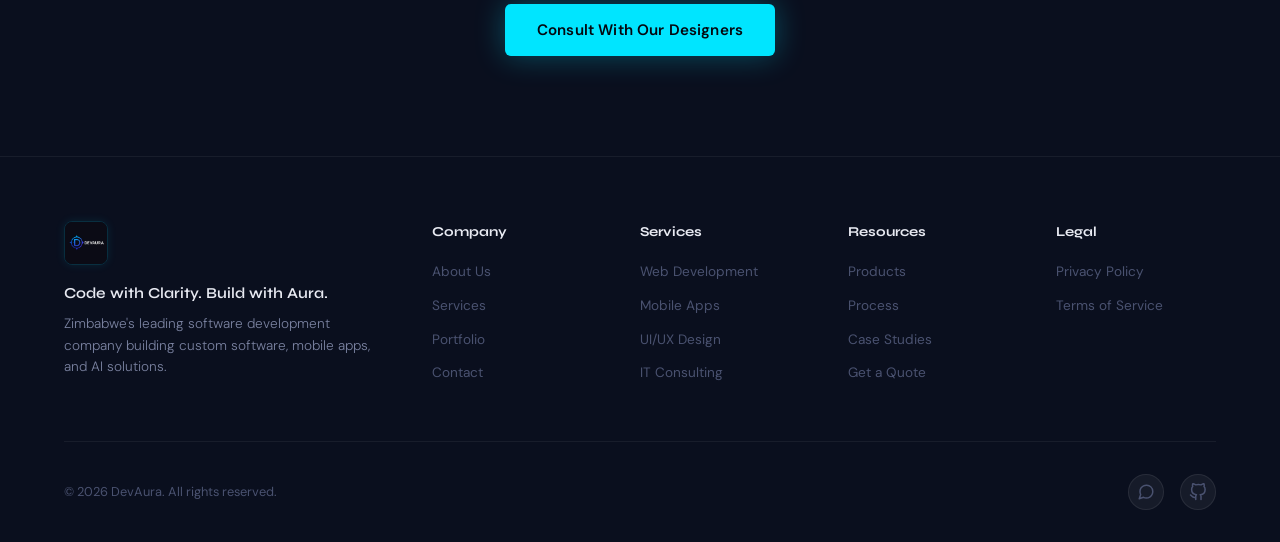
<file: graphics-design.html>
﻿<!DOCTYPE html>
<html lang="en">

<head>
  <meta charset="UTF-8">
  <meta name="viewport" content="width=device-width, initial-scale=1.0">
  <meta name="description"
    content="View DevAura's graphics and branding portfolio. High-end flyers, corporate logos, brand identity designs, and marketing materials crafted for businesses across Zimbabwe.">
  <meta name="keywords"
    content="graphics design Zimbabwe, logo design Harare, branding agency Zimbabwe, flyer design, corporate identity, DevAura graphics, marketing materials Zimbabwe">
  <meta name="author" content="DevAura">
  <meta name="robots" content="index, follow">
  <meta name="theme-color" content="#050810">
  <link rel="canonical" href="https://devaura-hai2.onrender.com/graphics-design.html">

  <!-- Open Graph -->
  <meta property="og:type" content="website">
  <meta property="og:title" content="Graphics and Branding Showcase - DevAura">
  <meta property="og:description"
    content="Logos, flyers, brand identities, and marketing materials designed by DevAura in Zimbabwe.">
  <meta property="og:image" content="https://devaura-hai2.onrender.com/assets/logo.jpg">
  <meta property="og:url" content="https://devaura-hai2.onrender.com/graphics-design.html">
  <meta property="og:locale" content="en_ZW">
  <meta property="og:site_name" content="DevAura">

  <!-- Twitter Card -->
  <meta name="twitter:card" content="summary_large_image">
  <meta name="twitter:title" content="DevAura Graphics and Branding Portfolio">
  <meta name="twitter:description"
    content="Premium brand identity, logos, and marketing collateral from Zimbabwe.">
  <meta name="twitter:image" content="https://devaura-hai2.onrender.com/assets/logo.jpg">

  <title>Graphics and Branding Showcase - DevAura | Logo, Flyer & Identity Design | Zimbabwe</title>
  <link rel="preconnect" href="https://fonts.googleapis.com">
  <link rel="preconnect" href="https://fonts.gstatic.com" crossorigin>
  <link
    href="https://fonts.googleapis.com/css2?family=Syne:wght@700;800&family=DM+Sans:wght@300;400;500&display=swap"
    rel="stylesheet">
  <link rel="icon" type="image/jpeg" href="assets/logo.jpg">
  <link rel="stylesheet" href="css/style.css">
  <link rel="manifest" href="manifest.json">

  <!-- Structured Data (JSON-LD) -->
  <script type="application/ld+json">
  {
    "@context": "https://schema.org",
    "@type": "BreadcrumbList",
    "itemListElement": [
      {
        "@type": "ListItem",
        "position": 1,
        "name": "Home",
        "item": "https://devaura-hai2.onrender.com/"
      },
      {
        "@type": "ListItem",
        "position": 2,
        "name": "Graphics Design",
        "item": "https://devaura-hai2.onrender.com/graphics-design.html"
      }
    ]
  }
  </script>
</head>

<body>
</div>

  <div class="gradient-bg" id="gradientBg" aria-hidden="true"></div>

  <!-- NAV -->
  <nav>
    <a href="index.html" class="logo"><img src="assets/logo.jpg" alt="DevAura Logo" width="54" height="54"></a>
    <ul class="nav-links" id="navLinks">
      <li><a href="services.html" class="active">Services</a></li>
      <li><a href="portfolio.html">Portfolio</a></li>
      <li><a href="about.html">About</a></li>
      <li><a href="contact.html">Contact</a></li>
    </ul>
    <div class="nav-actions">
      <button class="theme-toggle" id="themeToggle" aria-label="Toggle dark/light mode">
        <svg class="icon-sun" width="18" height="18" viewBox="0 0 24 24" fill="none" stroke="currentColor" stroke-width="2" stroke-linecap="round" stroke-linejoin="round"><circle cx="12" cy="12" r="5"/><line x1="12" y1="1" x2="12" y2="3"/><line x1="12" y1="21" x2="12" y2="23"/><line x1="4.22" y1="4.22" x2="5.64" y2="5.64"/><line x1="18.36" y1="18.36" x2="19.78" y2="19.78"/><line x1="1" y1="12" x2="3" y2="12"/><line x1="21" y1="12" x2="23" y2="12"/><line x1="4.22" y1="19.78" x2="5.64" y2="18.36"/><line x1="18.36" y1="5.64" x2="19.78" y2="4.22"/></svg>
        <svg class="icon-moon" width="18" height="18" viewBox="0 0 24 24" fill="none" stroke="currentColor" stroke-width="2" stroke-linecap="round" stroke-linejoin="round"><path d="M21 12.79A9 9 0 1 1 11.21 3 7 7 0 0 0 21 12.79z"/></svg>
      </button>
      <a href="contact.html" class="btn-quote">Book Free Consultation</a>
    </div>
    <div class="hamburger" id="hamburger" onclick="toggleNav()" aria-label="Toggle navigation menu" role="button" tabindex="0">
      <span></span><span></span><span></span>
    </div>
  </nav>

  <!-- PAGE HEADER -->
  <header class="page-header">
    <div class="hero-grid"></div>
    <div class="orb orb-1"></div>
    <div class="orb orb-2"></div>
    <h1>Graphics & <span class="accent">Branding</span></h1>
    <p class="hero-sub">Explore the flyers, promotional media, and custom brand logos crafted by DevAura. Click any card
      to inspect in high definition.</p>
  </header>

  <!-- GRAPHICS GRID SECTION -->
  <section class="graphics-section" style="padding-top: 60px; background: var(--bg);">
    <div class="graphics-grid">

      <!-- 1 -->
      <a href="#lightbox-devaura" class="graphic-card reveal">
        <div class="graphic-thumb">
          <picture>
            <source srcset="assets/Flyers/optimized/Devaura.avif" type="image/avif">
            <source srcset="assets/Flyers/optimized/Devaura.webp" type="image/webp">
            <img src="assets/Flyers/optimized/Devaura.jpg" decoding="async" fetchpriority="low" alt="DevAura Corporate Flyer" loading="lazy" width="300" height="380">
          </picture>
        </div>
        <div class="graphic-info">
          <h3>DevAura Corporate Flyer</h3>
          <p>Clean, high-fidelity promotional flyer designed to showcase corporate identity and professional software
            capabilities.</p>
        </div>
      </a>

      <!-- 2 -->
      <a href="#lightbox-easter" class="graphic-card reveal">
        <div class="graphic-thumb">
          <picture>
            <source srcset="assets/Flyers/optimized/Easter.avif" type="image/avif">
            <source srcset="assets/Flyers/optimized/Easter.webp" type="image/webp">
            <img src="assets/Flyers/optimized/Easter.jpg" decoding="async" fetchpriority="low" alt="DevAura Easter Celebrations Flyer" loading="lazy" width="300" height="380">
          </picture>
        </div>
        <div class="graphic-info">
          <h3>Easter Greetings Flyer</h3>
          <p>A festive, vibrant promotional layout expressing holiday greetings and digital community branding.</p>
        </div>
      </a>

      <!-- 3 -->
      <a href="#lightbox-maya" class="graphic-card reveal">
        <div class="graphic-thumb">
          <picture>
            <source srcset="assets/Flyers/optimized/Glammed by Maya.avif" type="image/avif">
            <source srcset="assets/Flyers/optimized/Glammed by Maya.webp" type="image/webp">
            <img src="assets/Flyers/optimized/Glammed by Maya.jpg" decoding="async" fetchpriority="low" alt="Glammed by Maya Cosmetics Flyer" loading="lazy" width="300" height="380">
          </picture>
        </div>
        <div class="graphic-info">
          <h3>Glammed by Maya Flyer</h3>
          <p>Premium aesthetics and typographic layout tailored for a luxury cosmetics and beauty brand.</p>
        </div>
      </a>

      <!-- 4 -->
      <a href="#lightbox-gfx" class="graphic-card reveal">
        <div class="graphic-thumb">
          <picture>
            <source srcset="assets/Flyers/optimized/Graphics Design Flyer.avif" type="image/avif">
            <source srcset="assets/Flyers/optimized/Graphics Design Flyer.webp" type="image/webp">
            <img src="assets/Flyers/optimized/Graphics Design Flyer.jpg" decoding="async" fetchpriority="low" alt="DevAura Graphics & Branding Flyer" loading="lazy" width="300" height="380">
          </picture>
        </div>
        <div class="graphic-info">
          <h3>Graphics Design Service Flyer</h3>
          <p>DevAura's own promotional media detailing our end-to-end design, branding, and packaging capabilities.</p>
        </div>
      </a>

      <!-- 5 -->
      <a href="#lightbox-msu1" class="graphic-card reveal">
        <div class="graphic-thumb">
          <picture>
            <source srcset="assets/Flyers/optimized/MSU flyer 1.avif" type="image/avif">
            <source srcset="assets/Flyers/optimized/MSU flyer 1.webp" type="image/webp">
            <img src="assets/Flyers/optimized/MSU flyer 1.jpg" decoding="async" fetchpriority="low" alt="MSU Event Flyer - V1" loading="lazy" width="300" height="380">
          </picture>
        </div>
        <div class="graphic-info">
          <h3>MSU Event Flyer (V1)</h3>
          <p>Vibrant event-driven marketing flyer custom engineered for university student communities and gatherings.
          </p>
        </div>
      </a>

      <!-- 6 -->
      <a href="#lightbox-msu2" class="graphic-card reveal">
        <div class="graphic-thumb">
          <picture>
            <source srcset="assets/Flyers/optimized/MSU flyer 2.avif" type="image/avif">
            <source srcset="assets/Flyers/optimized/MSU flyer 2.webp" type="image/webp">
            <img src="assets/Flyers/optimized/MSU flyer 2.jpg" decoding="async" fetchpriority="low" alt="MSU Event Flyer - V2" loading="lazy" width="300" height="380">
          </picture>
        </div>
        <div class="graphic-info">
          <h3>MSU Event Flyer (V2)</h3>
          <p>An alternative, sleek visual layout designed for student activities, campaigns, and college brand
            marketing.</p>
        </div>
      </a>

      <!-- 7 -->
      <a href="#lightbox-mobile" class="graphic-card reveal">
        <div class="graphic-thumb">
          <picture>
            <source srcset="assets/Flyers/optimized/Mobile Dev Flyer.avif" type="image/avif">
            <source srcset="assets/Flyers/optimized/Mobile Dev Flyer.webp" type="image/webp">
            <img src="assets/Flyers/optimized/Mobile Dev Flyer.jpg" decoding="async" fetchpriority="low" alt="DevAura Mobile App Development Flyer" loading="lazy" width="300" height="380">
          </picture>
        </div>
        <div class="graphic-info">
          <h3>Mobile App Development Flyer</h3>
          <p>High-contrast, professional tech flyer highlighting DevAura's mobile application engineering services.</p>
        </div>
      </a>

      <!-- 8 -->
      <a href="#lightbox-ngaa-flyer" class="graphic-card reveal">
        <div class="graphic-thumb">
          <picture>
            <source srcset="assets/Flyers/optimized/Ngaa Flyer.avif" type="image/avif">
            <source srcset="assets/Flyers/optimized/Ngaa Flyer.webp" type="image/webp">
            <img src="assets/Flyers/optimized/Ngaa Flyer.jpg" decoding="async" fetchpriority="low" alt="Ngaa Brand Identity Flyer" loading="lazy" width="300" height="380">
          </picture>
        </div>
        <div class="graphic-info">
          <h3>Ngaa Brand Identity Flyer</h3>
          <p>Minimalist branding flyer expressing clean typography and corporate image alignment for the Ngaa
            enterprise.</p>
        </div>
      </a>

      <!-- 9 -->
      <a href="#lightbox-ngaa-logo" class="graphic-card reveal">
        <div class="graphic-thumb style="background:#0e1220;"">
          <picture>
            <source srcset="assets/Flyers/optimized/Ngaa Logo.avif" type="image/avif">
            <source srcset="assets/Flyers/optimized/Ngaa Logo.webp" type="image/webp">
            <img src="assets/Flyers/optimized/Ngaa Logo.jpg" decoding="async" fetchpriority="low" alt="Ngaa Brand Custom Logo"
            style="object-fit: contain; padding: 2rem;" loading="lazy" width="300" height="380">
          </picture>
        </div>
        <div class="graphic-info">
          <h3>Ngaa Custom Brand Logo</h3>
          <p>A sophisticated corporate logo designed with custom geometry representing brand trust and stability.</p>
        </div>
      </a>

      <!-- 10 -->
      <a href="#lightbox-smart" class="graphic-card reveal">
        <div class="graphic-thumb">
          <picture>
            <source srcset="assets/Flyers/optimized/Smart Solutions Flyer.avif" type="image/avif">
            <source srcset="assets/Flyers/optimized/Smart Solutions Flyer.webp" type="image/webp">
            <img src="assets/Flyers/optimized/Smart Solutions Flyer.jpg" decoding="async" fetchpriority="low" alt="Smart Solutions Corporate Flyer" loading="lazy" width="300" height="380">
          </picture>
        </div>
        <div class="graphic-info">
          <h3>Smart Solutions Corporate Flyer</h3>
          <p>Clean modern design and business-focused graphic structure made for corporate service operations.</p>
        </div>
      </a>

      <!-- 11 -->
      <a href="#lightbox-web1" class="graphic-card reveal">
        <div class="graphic-thumb">
          <picture>
            <source srcset="assets/Flyers/optimized/WebDev Flyer.avif" type="image/avif">
            <source srcset="assets/Flyers/optimized/WebDev Flyer.webp" type="image/webp">
            <img src="assets/Flyers/optimized/WebDev Flyer.jpg" decoding="async" fetchpriority="low" alt="DevAura Web Design Flyer - V1" loading="lazy" width="300" height="380">
          </picture>
        </div>
        <div class="graphic-info">
          <h3>Web Development Flyer (V1)</h3>
          <p>Clean visual assets showing modern web design practices, conversion layout principles, and code strategies.
          </p>
        </div>
      </a>

      <!-- 12 -->
      <a href="#lightbox-web2" class="graphic-card reveal">
        <div class="graphic-thumb">
          <picture>
            <source srcset="assets/Flyers/optimized/WebDev Flyer 2.avif" type="image/avif">
            <source srcset="assets/Flyers/optimized/WebDev Flyer 2.webp" type="image/webp">
            <img src="assets/Flyers/optimized/WebDev Flyer 2.jpg" decoding="async" fetchpriority="low" alt="DevAura Web Design Flyer - V2" loading="lazy" width="300" height="380">
          </picture>
        </div>
        <div class="graphic-info">
          <h3>Web Development Flyer (V2)</h3>
          <p>Alternative bold layout designed to capture corporate presence, performance, and SEO blueprints.</p>
        </div>
      </a>

    </div>
  </section>

  <!-- LIGHTBOX OVERLAYS -->
  <div id="lightbox-devaura" class="lightbox-overlay">
    <div class="lightbox-content">
      <a href="#" class="lightbox-close">&times; Close</a>
      <img src="assets/Flyers/medium/Devaura.webp" decoding="async" fetchpriority="low" alt="DevAura Corporate Flyer" loading="lazy">
      <p class="lightbox-caption">DevAura Corporate Flyer</p>
    </div>
  </div>

  <div id="lightbox-easter" class="lightbox-overlay">
    <div class="lightbox-content">
      <a href="#" class="lightbox-close">&times; Close</a>
      <img src="assets/Flyers/medium/Easter.webp" decoding="async" fetchpriority="low" alt="DevAura Easter Celebrations Flyer" loading="lazy">
      <p class="lightbox-caption">DevAura Easter Greetings Flyer</p>
    </div>
  </div>

  <div id="lightbox-maya" class="lightbox-overlay">
    <div class="lightbox-content">
      <a href="#" class="lightbox-close">&times; Close</a>
      <img src="assets/Flyers/medium/Glammed by Maya.webp" decoding="async" fetchpriority="low" alt="Glammed by Maya Cosmetics Flyer" loading="lazy">
      <p class="lightbox-caption">Glammed by Maya Cosmetics Flyer</p>
    </div>
  </div>

  <div id="lightbox-gfx" class="lightbox-overlay">
    <div class="lightbox-content">
      <a href="#" class="lightbox-close">&times; Close</a>
      <img src="assets/Flyers/medium/Graphics Design Flyer.webp" decoding="async" fetchpriority="low" alt="DevAura Graphics & Branding Flyer" loading="lazy">
      <p class="lightbox-caption">DevAura Graphics & Branding Flyer</p>
    </div>
  </div>

  <div id="lightbox-msu1" class="lightbox-overlay">
    <div class="lightbox-content">
      <a href="#" class="lightbox-close">&times; Close</a>
      <img src="assets/Flyers/medium/MSU flyer 1.webp" decoding="async" fetchpriority="low" alt="MSU Event Flyer - V1" loading="lazy">
      <p class="lightbox-caption">MSU Event Flyer (Version 1)</p>
    </div>
  </div>

  <div id="lightbox-msu2" class="lightbox-overlay">
    <div class="lightbox-content">
      <a href="#" class="lightbox-close">&times; Close</a>
      <img src="assets/Flyers/medium/MSU flyer 2.webp" decoding="async" fetchpriority="low" alt="MSU Event Flyer - V2" loading="lazy">
      <p class="lightbox-caption">MSU Event Flyer (Version 2)</p>
    </div>
  </div>

  <div id="lightbox-mobile" class="lightbox-overlay">
    <div class="lightbox-content">
      <a href="#" class="lightbox-close">&times; Close</a>
      <img src="assets/Flyers/medium/Mobile Dev Flyer.webp" decoding="async" fetchpriority="low" alt="DevAura Mobile App Development Flyer" loading="lazy">
      <p class="lightbox-caption">Mobile App Development Flyer</p>
    </div>
  </div>

  <div id="lightbox-ngaa-flyer" class="lightbox-overlay">
    <div class="lightbox-content">
      <a href="#" class="lightbox-close">&times; Close</a>
      <img src="assets/Flyers/medium/Ngaa Flyer.webp" decoding="async" fetchpriority="low" alt="Ngaa Brand Identity Flyer" loading="lazy">
      <p class="lightbox-caption">Ngaa Brand Identity Flyer</p>
    </div>
  </div>

  <div id="lightbox-ngaa-logo" class="lightbox-overlay">
    <div class="lightbox-content">
      <a href="#" class="lightbox-close">&times; Close</a>
      <img src="assets/Flyers/medium/Ngaa Logo.webp" decoding="async" fetchpriority="low" alt="Ngaa Brand Custom Logo" style="background:#0e1220; padding:1.5rem;"
        loading="lazy">
      <p class="lightbox-caption">Ngaa Custom Brand Logo</p>
    </div>
  </div>

  <div id="lightbox-smart" class="lightbox-overlay">
    <div class="lightbox-content">
      <a href="#" class="lightbox-close">&times; Close</a>
      <img src="assets/Flyers/medium/Smart Solutions Flyer.webp" decoding="async" fetchpriority="low" alt="Smart Solutions Corporate Flyer" loading="lazy">
      <p class="lightbox-caption">Smart Solutions Corporate Flyer</p>
    </div>
  </div>

  <div id="lightbox-web1" class="lightbox-overlay">
    <div class="lightbox-content">
      <a href="#" class="lightbox-close">&times; Close</a>
      <img src="assets/Flyers/medium/WebDev Flyer.webp" decoding="async" fetchpriority="low" alt="DevAura Web Design Flyer - V1" loading="lazy">
      <p class="lightbox-caption">Web Development Flyer (Version 1)</p>
    </div>
  </div>

  <div id="lightbox-web2" class="lightbox-overlay">
    <div class="lightbox-content">
      <a href="#" class="lightbox-close">&times; Close</a>
      <img src="assets/Flyers/medium/WebDev Flyer 2.webp" decoding="async" fetchpriority="low" alt="DevAura Web Design Flyer - V2" loading="lazy">
      <p class="lightbox-caption">Web Development Flyer (Version 2)</p>
    </div>
  </div>

  <!-- CTA BANNER -->
  <section class="cta-banner">
    <h2>Need a high-converting corporate design?</h2>
    <p>We craft brand identities, marketing flyers, packaging designs, and social media content tailored to generate
      massive market results.</p>
    <a href="contact.html" class="btn-primary">Consult With Our Designers</a>
  </section>

  <!-- FOOTER -->
  <footer class="footer">
    <div class="footer-grid">
      <div class="footer-brand">
        <a href="index.html" class="logo"><img src="assets/logo.jpg" alt="DevAura Logo" width="44" height="44"></a>
        <p class="footer-tagline">Code with Clarity. Build with Aura.</p>
        <p class="footer-desc">Zimbabwe's leading software development company building custom software, mobile apps, and AI solutions.</p>
      </div>
      <div class="footer-col">
        <h4>Company</h4>
        <ul>
          <li><a href="about.html">About Us</a></li>
          <li><a href="services.html">Services</a></li>
          <li><a href="portfolio.html">Portfolio</a></li>
          <li><a href="contact.html">Contact</a></li>
        </ul>
      </div>
      <div class="footer-col">
        <h4>Services</h4>
        <ul>
          <li><a href="web-development.html">Web Development</a></li>
          <li><a href="mobile-development.html">Mobile Apps</a></li>
          <li><a href="graphics-design.html">UI/UX Design</a></li>
          <li><a href="software-consulting.html">IT Consulting</a></li>
        </ul>
      </div>
      <div class="footer-col">
        <h4>Resources</h4>
        <ul>
          <li><a href="portfolio.html#products">Products</a></li>
          <li><a href="about.html#process">Process</a></li>
          <li><a href="portfolio.html">Case Studies</a></li>
          <li><a href="contact.html">Get a Quote</a></li>
        </ul>
      </div>
      <div class="footer-col">
        <h4>Legal</h4>
        <ul>
          <li><a href="#">Privacy Policy</a></li>
          <li><a href="#">Terms of Service</a></li>
        </ul>
      </div>
    </div>
    <div class="footer-bottom">
      <p class="footer-copy">&copy; 2026 DevAura. All rights reserved.</p>
      <div class="footer-social">
        <a href="https://wa.me/263715503026" target="_blank" rel="noopener noreferrer" aria-label="WhatsApp">
          <svg width="18" height="18" viewBox="0 0 24 24" fill="none" stroke="currentColor" stroke-width="2" stroke-linecap="round" stroke-linejoin="round"><path d="M21 11.5a8.38 8.38 0 0 1-.9 3.8 8.5 8.5 0 0 1-7.6 4.7 8.38 8.38 0 0 1-3.8-.9L3 21l1.9-5.7a8.38 8.38 0 0 1-.9-3.8 8.5 8.5 0 0 1 4.7-7.6 8.38 8.38 0 0 1 3.8-.9h.5a8.48 8.48 0 0 1 8 8v.5z"/></svg>
        </a>
        <a href="https://github.com/finesser1408" target="_blank" rel="noopener noreferrer" aria-label="GitHub">
          <svg width="18" height="18" viewBox="0 0 24 24" fill="none" stroke="currentColor" stroke-width="2" stroke-linecap="round" stroke-linejoin="round"><path d="M9 19c-5 1.5-5-2.5-7-3m14 6v-3.87a3.37 3.37 0 0 0-.94-2.61c3.14-.35 6.44-1.54 6.44-7A5.44 5.44 0 0 0 20 4.77 5.07 5.07 0 0 0 19.91 1S18.73.65 16 2.48a13.38 13.38 0 0 0-7 0C6.27.65 5.09 1 5.09 1A5.07 5.07 0 0 0 5 4.77a5.44 5.44 0 0 0-1.5 3.78c0 5.42 3.3 6.61 6.44 7A3.37 3.37 0 0 0 9 18.13V22"/></svg>
        </a>
      </div>
    </div>
  </footer>

  <!-- WhatsApp Float -->
  <div class="whatsapp-container">
    <div class="whatsapp-menu" id="waMenu">
      <a href="https://wa.me/263715503026" target="_blank" rel="noopener noreferrer" class="wa-contact-link">
        <svg width="18" height="18" viewBox="0 0 24 24" fill="none" stroke="currentColor" stroke-width="2"
          stroke-linecap="round" stroke-linejoin="round">
          <path
            d="M21 11.5a8.38 8.38 0 0 1-.9 3.8 8.5 8.5 0 0 1-7.6 4.7 8.38 8.38 0 0 1-3.8-.9L3 21l1.9-5.7a8.38 8.38 0 0 1-.9-3.8 8.5 8.5 0 0 1 4.7-7.6 8.38 8.38 0 0 1 3.8-.9h.5a8.48 8.48 0 0 1 8 8v.5z" />
        </svg>
        Contact Tavonga
      </a>
      <a href="https://wa.me/263781188863" target="_blank" rel="noopener noreferrer" class="wa-contact-link">
        <svg width="18" height="18" viewBox="0 0 24 24" fill="none" stroke="currentColor" stroke-width="2"
          stroke-linecap="round" stroke-linejoin="round">
          <path
            d="M21 11.5a8.38 8.38 0 0 1-.9 3.8 8.5 8.5 0 0 1-7.6 4.7 8.38 8.38 0 0 1-3.8-.9L3 21l1.9-5.7a8.38 8.38 0 0 1-.9-3.8 8.5 8.5 0 0 1 4.7-7.6 8.38 8.38 0 0 1 3.8-.9h.5a8.48 8.48 0 0 1 8 8v.5z" />
        </svg>
        Contact Daryl
      </a>
    </div>
    <button class="whatsapp-float-btn" id="waFloatBtn" aria-label="Open WhatsApp Contact Menu">
      <svg width="26" height="26" viewBox="0 0 24 24" fill="none" stroke="currentColor" stroke-width="2"
        stroke-linecap="round" stroke-linejoin="round">
        <path
          d="M21 11.5a8.38 8.38 0 0 1-.9 3.8 8.5 8.5 0 0 1-7.6 4.7 8.38 8.38 0 0 1-3.8-.9L3 21l1.9-5.7a8.38 8.38 0 0 1-.9-3.8 8.5 8.5 0 0 1 4.7-7.6 8.38 8.38 0 0 1 3.8-.9h.5a8.48 8.48 0 0 1 8 8v.5z" />
      </svg>
    </button>
  </div>

  <script src="js/script.js"></script>
</body>

</html>
</file>
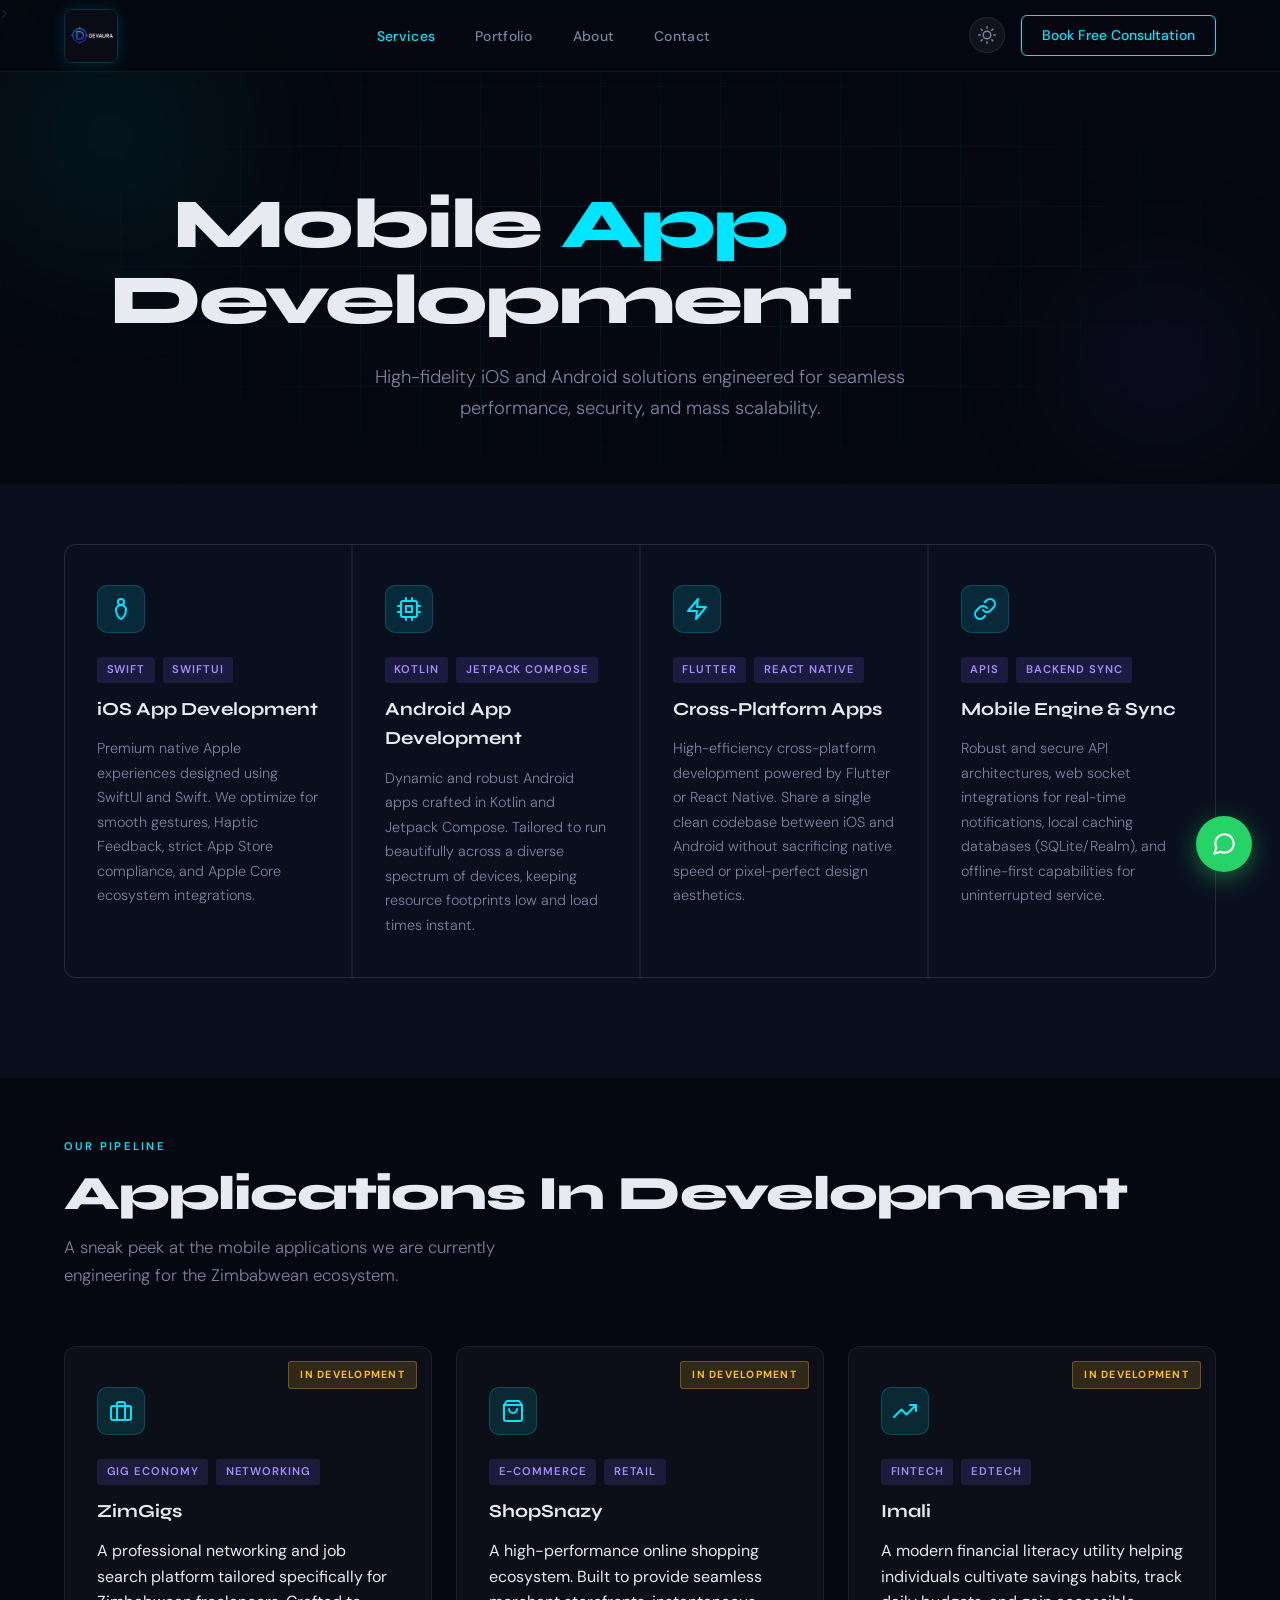
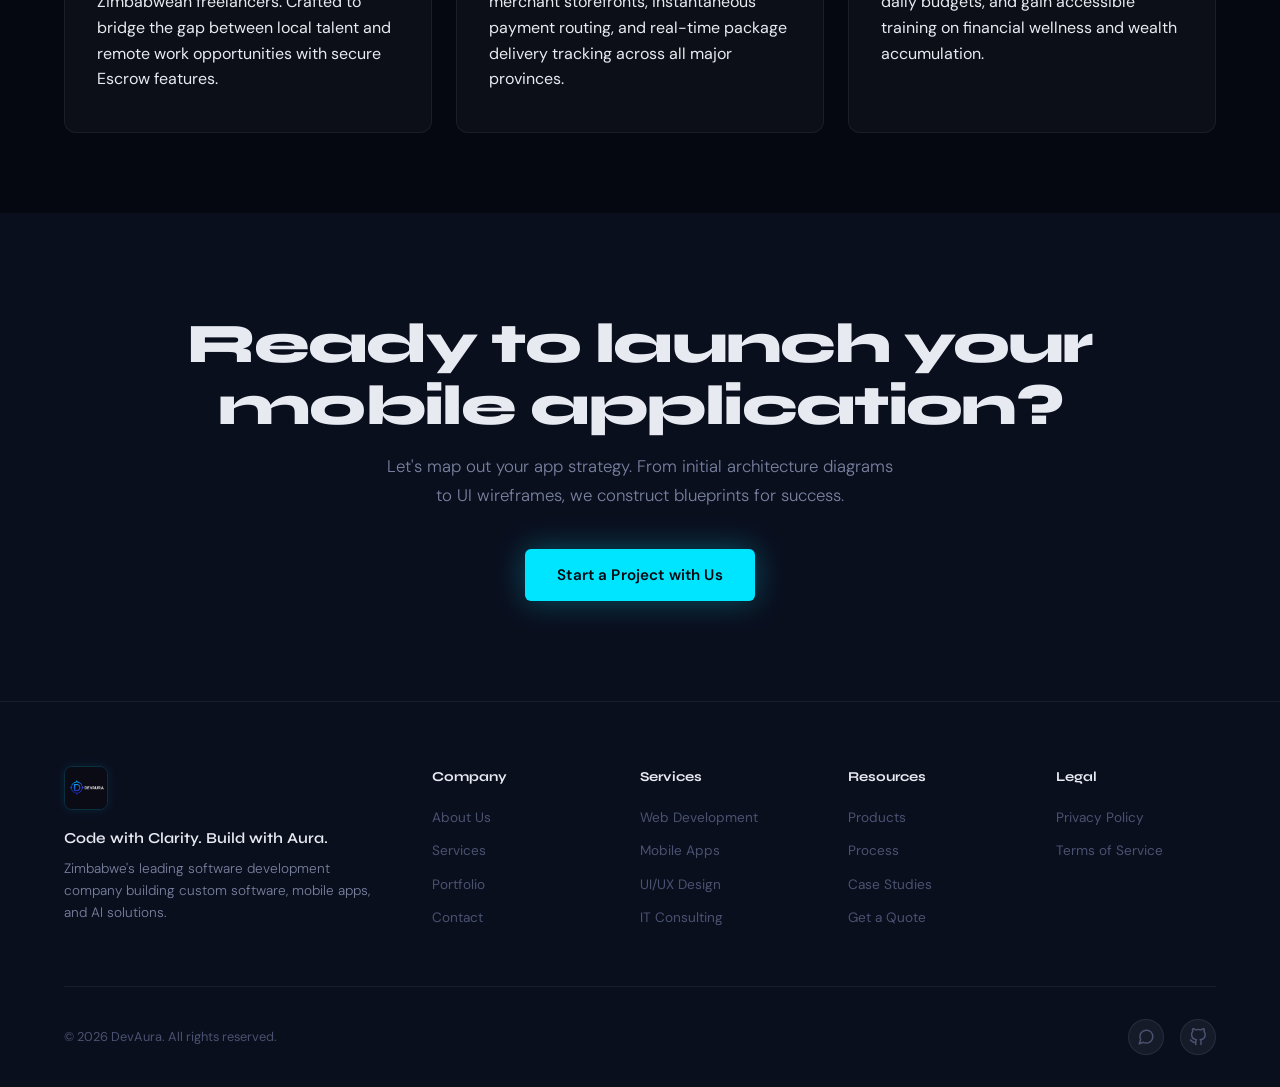
<file: mobile-development.html>
﻿<!DOCTYPE html>
<html lang="en">

<head>
  <meta charset="UTF-8">
  <meta name="viewport" content="width=device-width, initial-scale=1.0">
  <meta name="description"
    content="Explore DevAura's premium mobile app development services featuring high-fidelity iOS, Android, and cross-platform Flutter/React Native solutions built in Zimbabwe.">
  <meta name="keywords"
    content="mobile app development Zimbabwe, iOS app Harare, Android development, Flutter Zimbabwe, React Native, ZimGigs, ShopSnazy, Imali, DevAura mobile">
  <meta name="author" content="DevAura">
  <meta name="robots" content="index, follow">
  <meta name="theme-color" content="#050810">
  <link rel="canonical" href="https://devaura-hai2.onrender.com/mobile-development.html">

  <!-- Open Graph -->
  <meta property="og:type" content="website">
  <meta property="og:title" content="Mobile App Development - DevAura | iOS, Android & Flutter | Zimbabwe">
  <meta property="og:description"
    content="High-fidelity mobile apps for iOS and Android, built with Swift, Kotlin, and Flutter in Zimbabwe.">
  <meta property="og:image" content="https://devaura-hai2.onrender.com/assets/logo.jpg">
  <meta property="og:url" content="https://devaura-hai2.onrender.com/mobile-development.html">
  <meta property="og:locale" content="en_ZW">
  <meta property="og:site_name" content="DevAura">

  <!-- Twitter Card -->
  <meta name="twitter:card" content="summary_large_image">
  <meta name="twitter:title" content="DevAura Mobile App Development - iOS, Android, Flutter">
  <meta name="twitter:description"
    content="Premium mobile applications engineered for the Zimbabwean and African market.">
  <meta name="twitter:image" content="https://devaura-hai2.onrender.com/assets/logo.jpg">>

  <title>Mobile App Development - DevAura | iOS, Android & Cross-Platform Apps | Zimbabwe</title>
  <link rel="preconnect" href="https://fonts.googleapis.com">
  <link rel="preconnect" href="https://fonts.gstatic.com" crossorigin>
  <link
    href="https://fonts.googleapis.com/css2?family=Syne:wght@400;600;700;800&family=DM+Sans:ital,wght@0,300;0,400;0,500;1,300&display=swap&display=swap"
    rel="stylesheet">
  <link rel="icon" type="image/jpeg" href="assets/logo.jpg">
  <link rel="stylesheet" href="css/style.css">
  <link rel="manifest" href="manifest.json">

  <!-- Structured Data (JSON-LD) -->
  <script type="application/ld+json">
  {
    "@context": "https://schema.org",
    "@type": "BreadcrumbList",
    "itemListElement": [
      {
        "@type": "ListItem",
        "position": 1,
        "name": "Home",
        "item": "https://devaura-hai2.onrender.com/"
      },
      {
        "@type": "ListItem",
        "position": 2,
        "name": "Mobile Development",
        "item": "https://devaura-hai2.onrender.com/mobile-development.html"
      }
    ]
  }
  </script>
  <script type="application/ld+json">
  {
    "@context": "https://schema.org",
    "@type": "FAQPage",
    "mainEntity": [
      {
        "@type": "Question",
        "name": "Do you develop for iOS, Android, or both?",
        "acceptedAnswer": {
          "@type": "Answer",
          "text": "We develop for both iOS and Android platforms. We offer native development using Swift/Kotlin and cross-platform solutions using React Native and Flutter."
        }
      },
      {
        "@type": "Question",
        "name": "What is the difference between native and cross-platform development?",
        "acceptedAnswer": {
          "@type": "Answer",
          "text": "Native development uses platform-specific languages for optimal performance. Cross-platform development uses a single codebase for both platforms, reducing development time and cost while maintaining near-native performance."
        }
      },
      {
        "@type": "Question",
        "name": "Can you help with app store submission?",
        "acceptedAnswer": {
          "@type": "Answer",
          "text": "Yes, we handle the entire app store submission process including app store optimization (ASO), screenshots, descriptions, and compliance with store guidelines."
        }
      }
    ]
  }
  </script>
</head>

<body>
</div>

  <div class="gradient-bg" id="gradientBg" aria-hidden="true"></div>

  <!-- NAV -->
  <nav>
    <a href="index.html" class="logo"><img src="assets/logo.jpg" alt="DevAura Logo" width="54" height="54"></a>
    <ul class="nav-links" id="navLinks">
      <li><a href="services.html" class="active">Services</a></li>
      <li><a href="portfolio.html">Portfolio</a></li>
      <li><a href="about.html">About</a></li>
      <li><a href="contact.html">Contact</a></li>
    </ul>
    <div class="nav-actions">
      <button class="theme-toggle" id="themeToggle" aria-label="Toggle dark/light mode">
        <svg class="icon-sun" width="18" height="18" viewBox="0 0 24 24" fill="none" stroke="currentColor" stroke-width="2" stroke-linecap="round" stroke-linejoin="round"><circle cx="12" cy="12" r="5"/><line x1="12" y1="1" x2="12" y2="3"/><line x1="12" y1="21" x2="12" y2="23"/><line x1="4.22" y1="4.22" x2="5.64" y2="5.64"/><line x1="18.36" y1="18.36" x2="19.78" y2="19.78"/><line x1="1" y1="12" x2="3" y2="12"/><line x1="21" y1="12" x2="23" y2="12"/><line x1="4.22" y1="19.78" x2="5.64" y2="18.36"/><line x1="18.36" y1="5.64" x2="19.78" y2="4.22"/></svg>
        <svg class="icon-moon" width="18" height="18" viewBox="0 0 24 24" fill="none" stroke="currentColor" stroke-width="2" stroke-linecap="round" stroke-linejoin="round"><path d="M21 12.79A9 9 0 1 1 11.21 3 7 7 0 0 0 21 12.79z"/></svg>
      </button>
      <a href="contact.html" class="btn-quote">Book Free Consultation</a>
    </div>
    <div class="hamburger" id="hamburger" onclick="toggleNav()" aria-label="Toggle navigation menu" role="button" tabindex="0">
      <span></span><span></span><span></span>
    </div>
  </nav>

  <!-- PAGE HEADER -->
  <header class="page-header">
    <div class="hero-grid"></div>
    <div class="orb orb-1"></div>
    <div class="orb orb-2"></div>
    <h1>Mobile <span class="accent">App</span> Development</h1>
    <p class="hero-sub">High-fidelity iOS and Android solutions engineered for seamless performance, security, and mass
      scalability.</p>
  </header>

  <!-- MOBILE SERVICES SECTION -->
  <section class="services" style="padding-top: 60px;">
    <div class="services-grid reveal">

      <!-- iOS Development -->
      <div class="service-card">
        <div class="service-icon">
          <svg width="24" height="24" viewBox="0 0 24 24" fill="none" stroke="currentColor" stroke-width="2"
            stroke-linecap="round" stroke-linejoin="round" style="color: var(--cyan);">
            <path d="M12 2a3 3 0 0 0-3 3c0 2 1.5 3 3 3s3-1 3-3a3 3 0 0 0-3-3z" />
            <path d="M12 8c-2 0-5 1.5-5 5 0 4.5 3.5 9 5 9s5-4.5 5-9c0-3.5-3-5-5-5z" />
          </svg>
        </div>
        <div class="project-tags" style="margin-bottom: 0.75rem; display: flex; gap: 0.5rem; flex-wrap: wrap;">
          <span class="tag tag-mobile">Swift</span>
          <span class="tag tag-mobile">SwiftUI</span>
        </div>
        <h3>iOS App Development</h3>
        <p>Premium native Apple experiences designed using SwiftUI and Swift. We optimize for smooth gestures, Haptic
          Feedback, strict App Store compliance, and Apple Core ecosystem integrations.</p>
      </div>

      <!-- Android Development -->
      <div class="service-card">
        <div class="service-icon">
          <svg width="24" height="24" viewBox="0 0 24 24" fill="none" stroke="currentColor" stroke-width="2"
            stroke-linecap="round" stroke-linejoin="round" style="color: var(--cyan);">
            <rect x="4" y="4" width="16" height="16" rx="2" ry="2" />
            <rect x="9" y="9" width="6" height="6" />
            <line x1="9" y1="1" x2="9" y2="4" />
            <line x1="15" y1="1" x2="15" y2="4" />
            <line x1="9" y1="20" x2="9" y2="23" />
            <line x1="15" y1="20" x2="15" y2="23" />
            <line x1="20" y1="9" x2="23" y2="9" />
            <line x1="20" y1="15" x2="23" y2="15" />
            <line x1="1" y1="9" x2="4" y2="9" />
            <line x1="1" y1="15" x2="4" y2="15" />
          </svg>
        </div>
        <div class="project-tags" style="margin-bottom: 0.75rem; display: flex; gap: 0.5rem; flex-wrap: wrap;">
          <span class="tag tag-mobile">Kotlin</span>
          <span class="tag tag-mobile">Jetpack Compose</span>
        </div>
        <h3>Android App Development</h3>
        <p>Dynamic and robust Android apps crafted in Kotlin and Jetpack Compose. Tailored to run beautifully across a
          diverse spectrum of devices, keeping resource footprints low and load times instant.</p>
      </div>

      <!-- Cross Platform -->
      <div class="service-card">
        <div class="service-icon">
          <svg width="24" height="24" viewBox="0 0 24 24" fill="none" stroke="currentColor" stroke-width="2"
            stroke-linecap="round" stroke-linejoin="round" style="color: var(--cyan);">
            <polyline points="13 2 3 14 12 14 11 22 21 10 12 10 13 2" />
          </svg>
        </div>
        <div class="project-tags" style="margin-bottom: 0.75rem; display: flex; gap: 0.5rem; flex-wrap: wrap;">
          <span class="tag tag-mobile">Flutter</span>
          <span class="tag tag-mobile">React Native</span>
        </div>
        <h3>Cross-Platform Apps</h3>
        <p>High-efficiency cross-platform development powered by Flutter or React Native. Share a single clean codebase
          between iOS and Android without sacrificing native speed or pixel-perfect design aesthetics.</p>
      </div>

      <!-- API Integration -->
      <div class="service-card">
        <div class="service-icon">
          <svg width="24" height="24" viewBox="0 0 24 24" fill="none" stroke="currentColor" stroke-width="2"
            stroke-linecap="round" stroke-linejoin="round" style="color: var(--cyan);">
            <path d="M10 13a5 5 0 0 0 7.54.54l3-3a5 5 0 0 0-7.07-7.07l-1.72 1.71" />
            <path d="M14 11a5 5 0 0 0-7.54-.54l-3 3a5 5 0 0 0 7.07 7.07l1.71-1.71" />
          </svg>
        </div>
        <div class="project-tags" style="margin-bottom: 0.75rem; display: flex; gap: 0.5rem; flex-wrap: wrap;">
          <span class="tag tag-mobile">APIs</span>
          <span class="tag tag-mobile">Backend Sync</span>
        </div>
        <h3>Mobile Engine & Sync</h3>
        <p>Robust and secure API architectures, web socket integrations for real-time notifications, local caching
          databases (SQLite/Realm), and offline-first capabilities for uninterrupted service.</p>
      </div>

    </div>
  </section>

  <!-- IN DEVELOPMENT APPS -->
  <section class="portfolio" style="padding-top: 60px; padding-bottom: 80px;">
    <div class="section-head reveal">
      <p class="section-label">Our Pipeline</p>
      <h2 class="section-title">Applications <span class="accent">In Development</span></h2>
      <p class="section-sub">A sneak peek at the mobile applications we are currently engineering for the Zimbabwean
        ecosystem.</p>
    </div>

    <div class="portfolio-grid reveal">
      <!-- ZimGigs -->
      <div class="project-card">
        <div class="coming-badge">In Development</div>
        <div class="project-info" style="padding: 2.5rem 2rem;">
          <div class="service-icon">
            <svg width="24" height="24" viewBox="0 0 24 24" fill="none" stroke="currentColor" stroke-width="2"
              stroke-linecap="round" stroke-linejoin="round" style="color: var(--cyan);">
              <rect x="2" y="7" width="20" height="14" rx="2" ry="2" />
              <path d="M16 21V5a2 2 0 0 0-2-2h-4a2 2 0 0 0-2 2v16" />
            </svg>
          </div>
          <div class="project-tags" style="margin-bottom: 0.75rem; display: flex; gap: 0.5rem; flex-wrap: wrap;">
            <span class="tag tag-mobile">Gig Economy</span>
            <span class="tag tag-mobile">Networking</span>
          </div>
          <h3>ZimGigs</h3>
          <p>A professional networking and job search platform tailored specifically for Zimbabwean freelancers. Crafted
            to bridge the gap between local talent and remote work opportunities with secure Escrow features.</p>
        </div>
      </div>

      <!-- ShopSnazy -->
      <div class="project-card">
        <div class="coming-badge">In Development</div>
        <div class="project-info" style="padding: 2.5rem 2rem;">
          <div class="service-icon">
            <svg width="24" height="24" viewBox="0 0 24 24" fill="none" stroke="currentColor" stroke-width="2"
              stroke-linecap="round" stroke-linejoin="round" style="color: var(--cyan);">
              <path d="M6 2L3 6v14a2 2 0 0 0 2 2h14a2 2 0 0 0 2-2V6l-3-4z" />
              <line x1="3" y1="6" x2="21" y2="6" />
              <path d="M16 10a4 4 0 0 1-8 0" />
            </svg>
          </div>
          <div class="project-tags" style="margin-bottom: 0.75rem; display: flex; gap: 0.5rem; flex-wrap: wrap;">
            <span class="tag tag-mobile">E-Commerce</span>
            <span class="tag tag-mobile">Retail</span>
          </div>
          <h3>ShopSnazy</h3>
          <p>A high-performance online shopping ecosystem. Built to provide seamless merchant storefronts, instantaneous
            payment routing, and real-time package delivery tracking across all major provinces.</p>
        </div>
      </div>

      <!-- Imali -->
      <div class="project-card">
        <div class="coming-badge">In Development</div>
        <div class="project-info" style="padding: 2.5rem 2rem;">
          <div class="service-icon">
            <svg width="24" height="24" viewBox="0 0 24 24" fill="none" stroke="currentColor" stroke-width="2"
              stroke-linecap="round" stroke-linejoin="round" style="color: var(--cyan);">
              <polyline points="23 6 13.5 15.5 8.5 10.5 1 18" />
              <polyline points="17 6 23 6 23 12" />
            </svg>
          </div>
          <div class="project-tags" style="margin-bottom: 0.75rem; display: flex; gap: 0.5rem; flex-wrap: wrap;">
            <span class="tag tag-mobile">FinTech</span>
            <span class="tag tag-mobile">EdTech</span>
          </div>
          <h3>Imali</h3>
          <p>A modern financial literacy utility helping individuals cultivate savings habits, track daily budgets, and
            gain accessible training on financial wellness and wealth accumulation.</p>
        </div>
      </div>
    </div>
  </section>

  <!-- CTA BANNER -->
  <section class="cta-banner">
    <h2>Ready to launch your mobile application?</h2>
    <p>Let's map out your app strategy. From initial architecture diagrams to UI wireframes, we construct blueprints for
      success.</p>
    <a href="contact.html" class="btn-primary">Start a Project with Us</a>
  </section>

  <!-- FOOTER -->
  <footer class="footer">
    <div class="footer-grid">
      <div class="footer-brand">
        <a href="index.html" class="logo"><img src="assets/logo.jpg" alt="DevAura Logo" width="44" height="44"></a>
        <p class="footer-tagline">Code with Clarity. Build with Aura.</p>
        <p class="footer-desc">Zimbabwe's leading software development company building custom software, mobile apps, and AI solutions.</p>
      </div>
      <div class="footer-col">
        <h4>Company</h4>
        <ul>
          <li><a href="about.html">About Us</a></li>
          <li><a href="services.html">Services</a></li>
          <li><a href="portfolio.html">Portfolio</a></li>
          <li><a href="contact.html">Contact</a></li>
        </ul>
      </div>
      <div class="footer-col">
        <h4>Services</h4>
        <ul>
          <li><a href="web-development.html">Web Development</a></li>
          <li><a href="mobile-development.html">Mobile Apps</a></li>
          <li><a href="graphics-design.html">UI/UX Design</a></li>
          <li><a href="software-consulting.html">IT Consulting</a></li>
        </ul>
      </div>
      <div class="footer-col">
        <h4>Resources</h4>
        <ul>
          <li><a href="portfolio.html#products">Products</a></li>
          <li><a href="about.html#process">Process</a></li>
          <li><a href="portfolio.html">Case Studies</a></li>
          <li><a href="contact.html">Get a Quote</a></li>
        </ul>
      </div>
      <div class="footer-col">
        <h4>Legal</h4>
        <ul>
          <li><a href="#">Privacy Policy</a></li>
          <li><a href="#">Terms of Service</a></li>
        </ul>
      </div>
    </div>
    <div class="footer-bottom">
      <p class="footer-copy">&copy; 2026 DevAura. All rights reserved.</p>
      <div class="footer-social">
        <a href="https://wa.me/263715503026" target="_blank" rel="noopener noreferrer" aria-label="WhatsApp">
          <svg width="18" height="18" viewBox="0 0 24 24" fill="none" stroke="currentColor" stroke-width="2" stroke-linecap="round" stroke-linejoin="round"><path d="M21 11.5a8.38 8.38 0 0 1-.9 3.8 8.5 8.5 0 0 1-7.6 4.7 8.38 8.38 0 0 1-3.8-.9L3 21l1.9-5.7a8.38 8.38 0 0 1-.9-3.8 8.5 8.5 0 0 1 4.7-7.6 8.38 8.38 0 0 1 3.8-.9h.5a8.48 8.48 0 0 1 8 8v.5z"/></svg>
        </a>
        <a href="https://github.com/finesser1408" target="_blank" rel="noopener noreferrer" aria-label="GitHub">
          <svg width="18" height="18" viewBox="0 0 24 24" fill="none" stroke="currentColor" stroke-width="2" stroke-linecap="round" stroke-linejoin="round"><path d="M9 19c-5 1.5-5-2.5-7-3m14 6v-3.87a3.37 3.37 0 0 0-.94-2.61c3.14-.35 6.44-1.54 6.44-7A5.44 5.44 0 0 0 20 4.77 5.07 5.07 0 0 0 19.91 1S18.73.65 16 2.48a13.38 13.38 0 0 0-7 0C6.27.65 5.09 1 5.09 1A5.07 5.07 0 0 0 5 4.77a5.44 5.44 0 0 0-1.5 3.78c0 5.42 3.3 6.61 6.44 7A3.37 3.37 0 0 0 9 18.13V22"/></svg>
        </a>
      </div>
    </div>
  </footer>

  <!-- WhatsApp Float -->
  <div class="whatsapp-container">
    <div class="whatsapp-menu" id="waMenu">
      <a href="https://wa.me/263715503026" target="_blank" rel="noopener noreferrer" class="wa-contact-link">
        <svg width="18" height="18" viewBox="0 0 24 24" fill="none" stroke="currentColor" stroke-width="2"
          stroke-linecap="round" stroke-linejoin="round">
          <path
            d="M21 11.5a8.38 8.38 0 0 1-.9 3.8 8.5 8.5 0 0 1-7.6 4.7 8.38 8.38 0 0 1-3.8-.9L3 21l1.9-5.7a8.38 8.38 0 0 1-.9-3.8 8.5 8.5 0 0 1 4.7-7.6 8.38 8.38 0 0 1 3.8-.9h.5a8.48 8.48 0 0 1 8 8v.5z" />
        </svg>
        Contact Tavonga
      </a>
      <a href="https://wa.me/263781188863" target="_blank" rel="noopener noreferrer" class="wa-contact-link">
        <svg width="18" height="18" viewBox="0 0 24 24" fill="none" stroke="currentColor" stroke-width="2"
          stroke-linecap="round" stroke-linejoin="round">
          <path
            d="M21 11.5a8.38 8.38 0 0 1-.9 3.8 8.5 8.5 0 0 1-7.6 4.7 8.38 8.38 0 0 1-3.8-.9L3 21l1.9-5.7a8.38 8.38 0 0 1-.9-3.8 8.5 8.5 0 0 1 4.7-7.6 8.38 8.38 0 0 1 3.8-.9h.5a8.48 8.48 0 0 1 8 8v.5z" />
        </svg>
        Contact Daryl
      </a>
    </div>
    <button class="whatsapp-float-btn" id="waFloatBtn" aria-label="Open WhatsApp Contact Menu">
      <svg width="26" height="26" viewBox="0 0 24 24" fill="none" stroke="currentColor" stroke-width="2"
        stroke-linecap="round" stroke-linejoin="round">
        <path
          d="M21 11.5a8.38 8.38 0 0 1-.9 3.8 8.5 8.5 0 0 1-7.6 4.7 8.38 8.38 0 0 1-3.8-.9L3 21l1.9-5.7a8.38 8.38 0 0 1-.9-3.8 8.5 8.5 0 0 1 4.7-7.6 8.38 8.38 0 0 1 3.8-.9h.5a8.48 8.48 0 0 1 8 8v.5z" />
      </svg>
    </button>
  </div>

  <script src="js/script.js"></script>
</body>

</html>
</file>
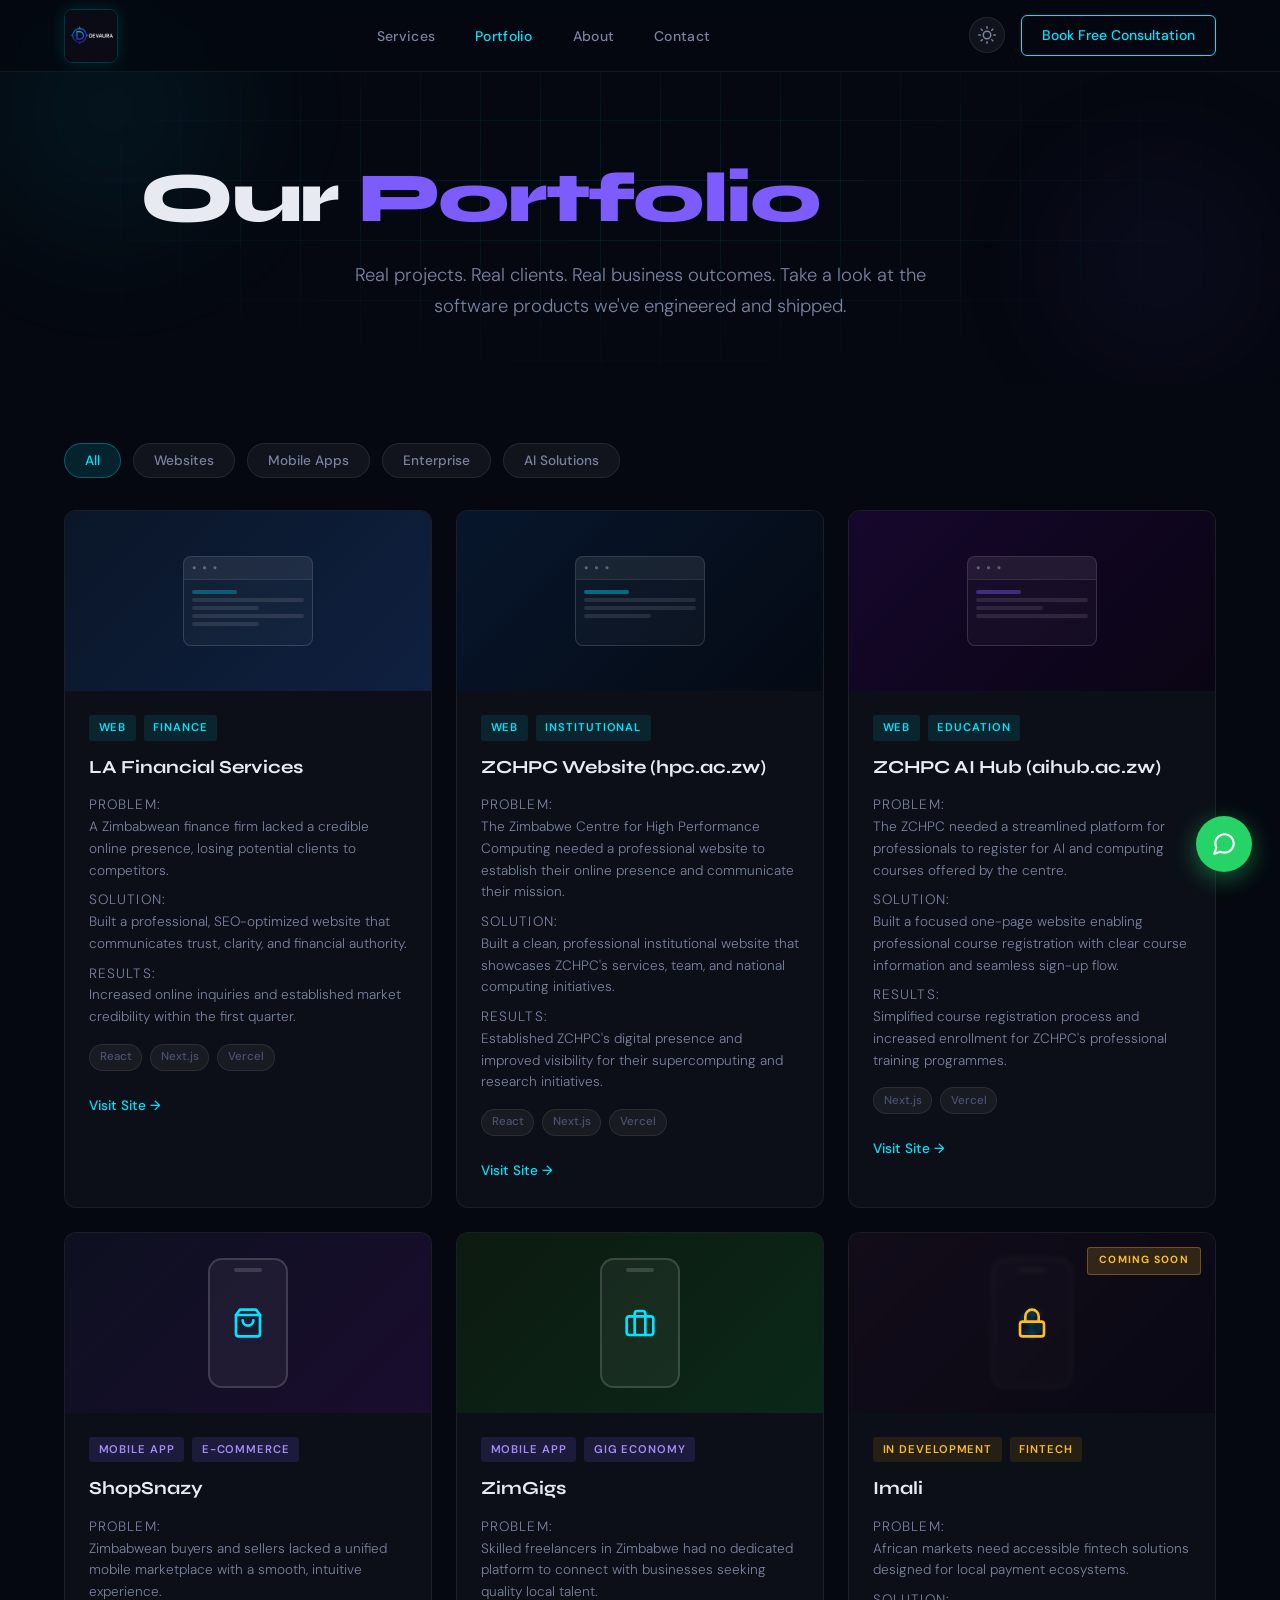
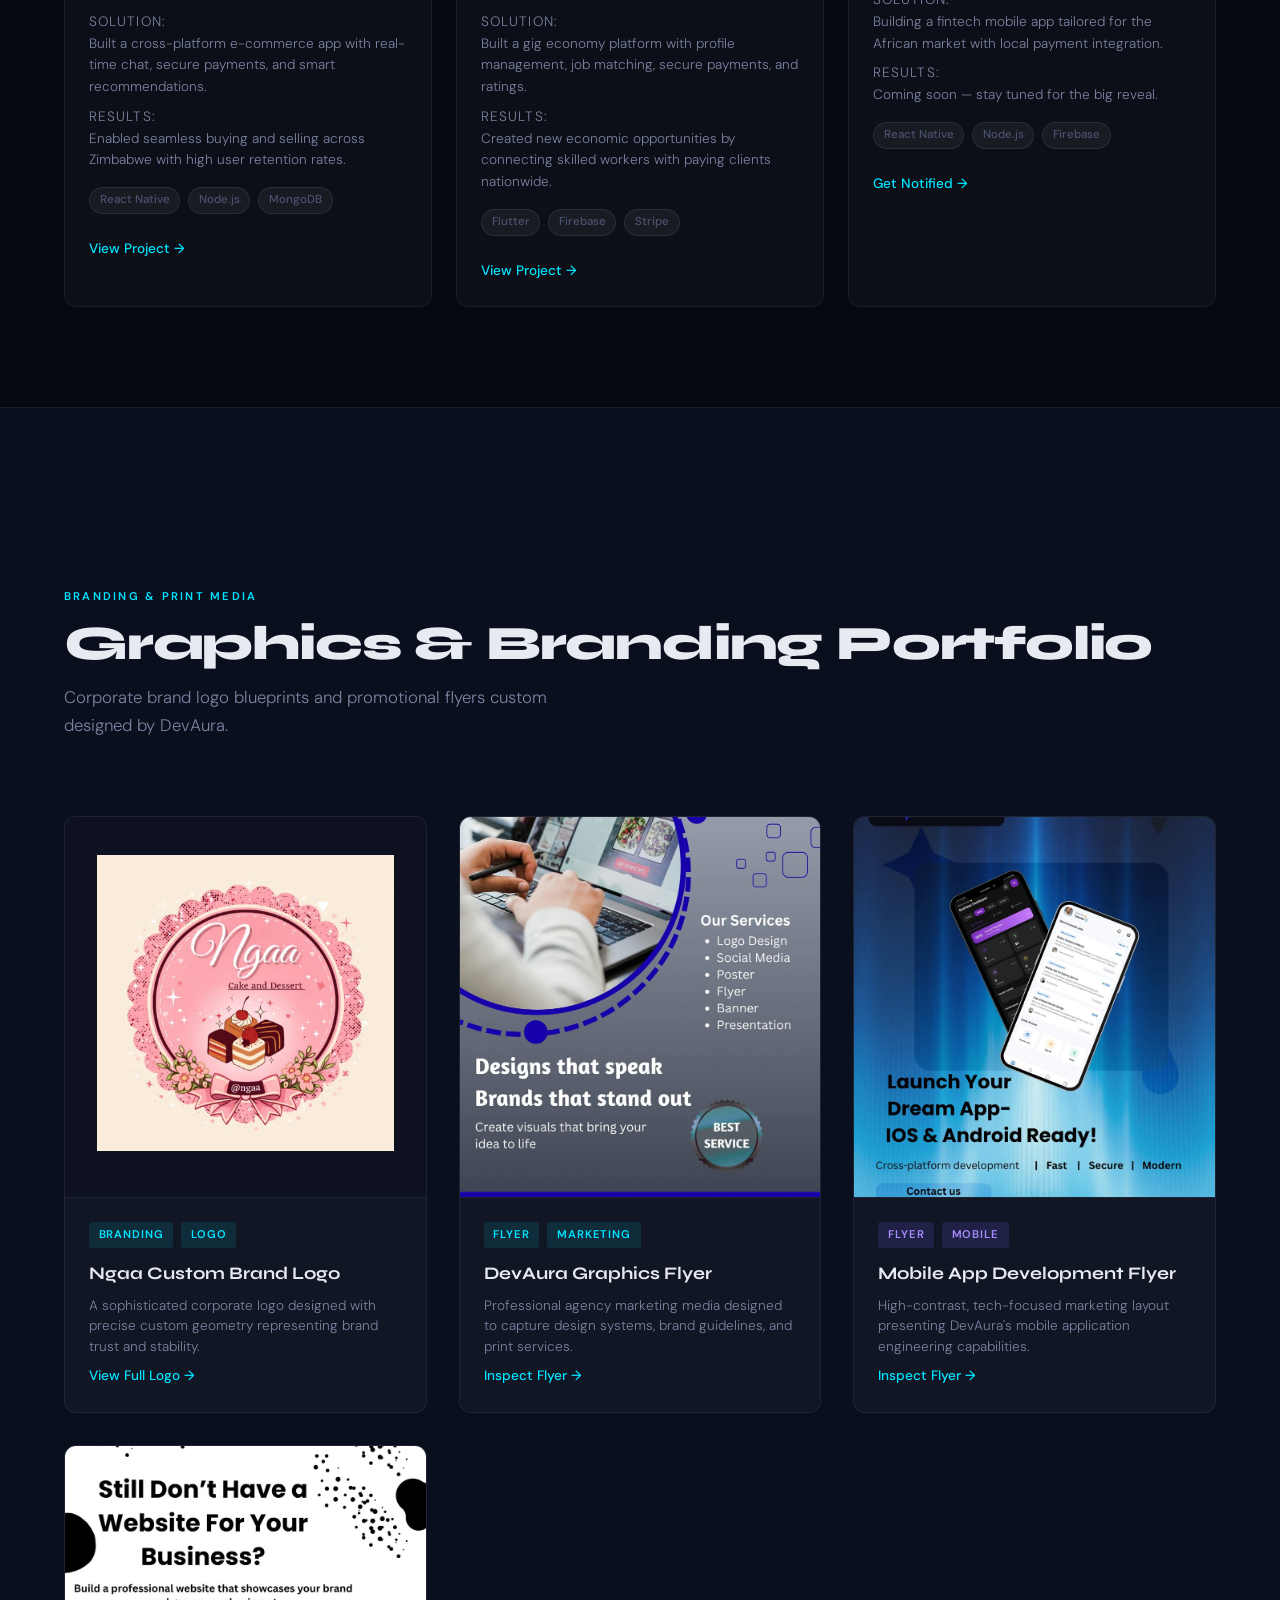
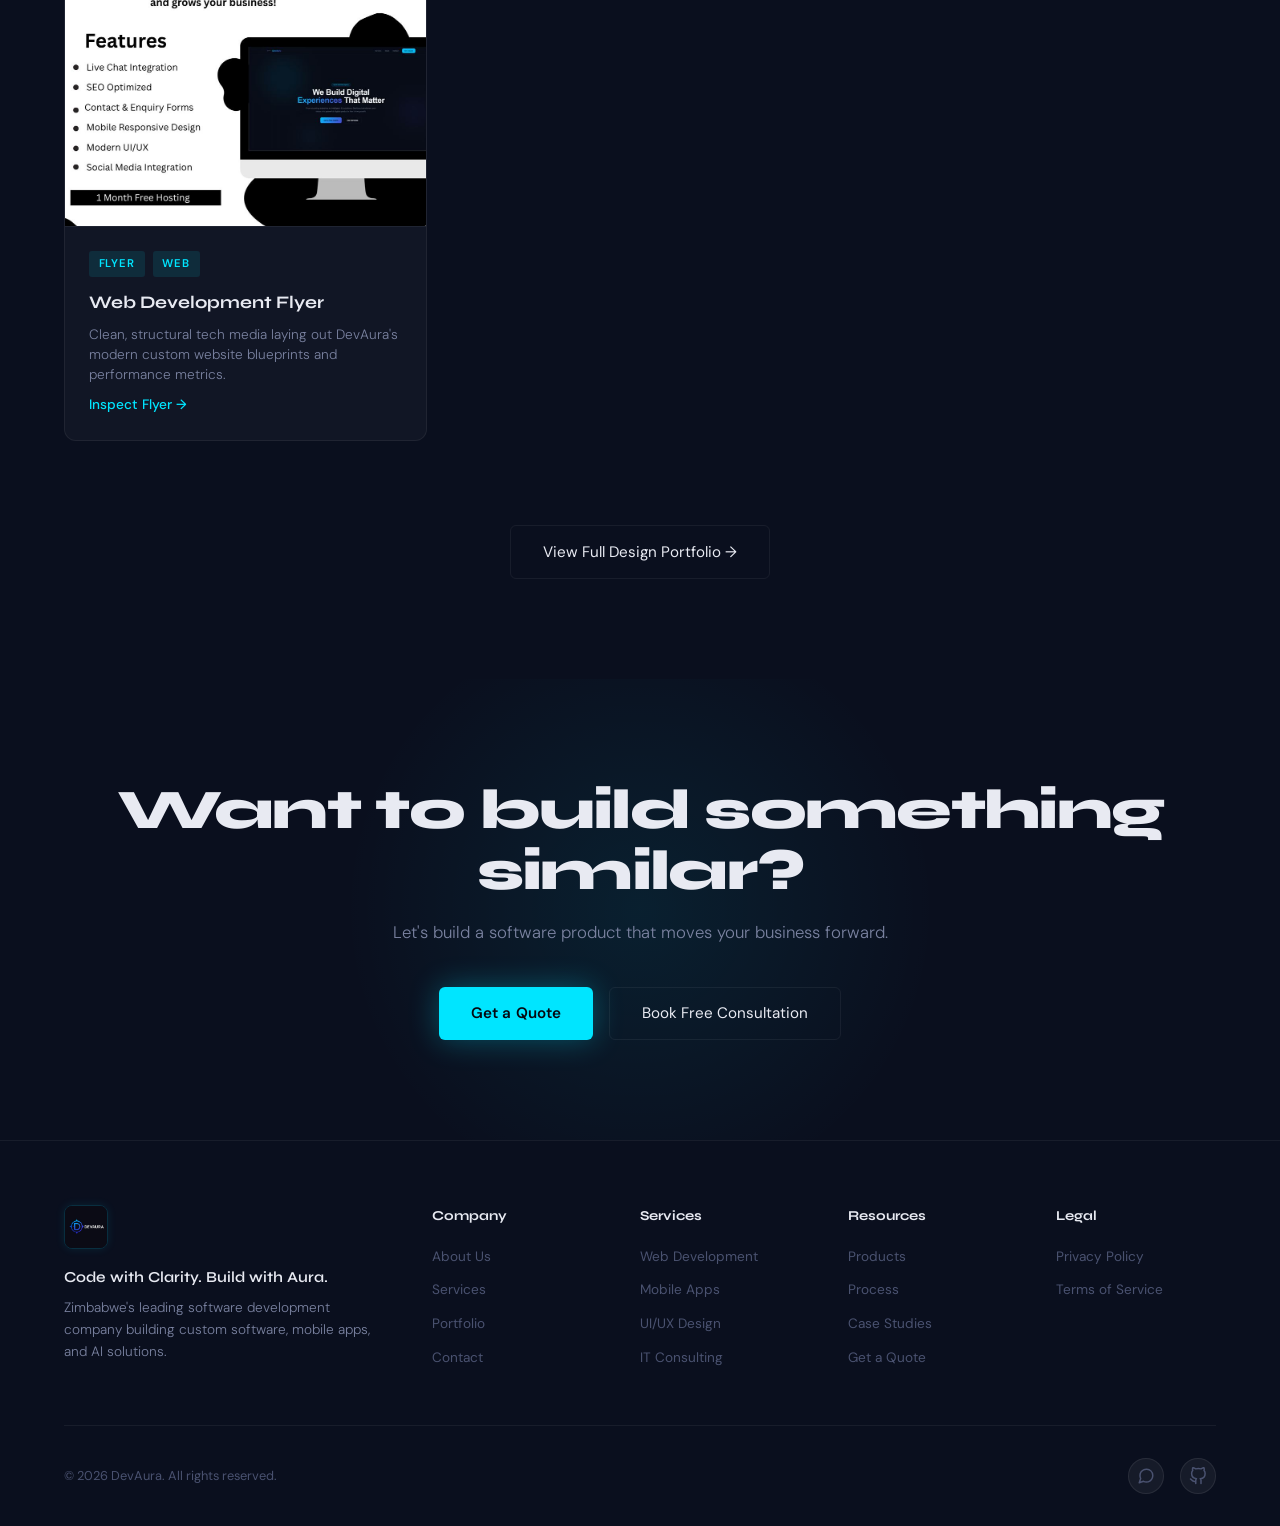
<file: portfolio.html>
﻿<!DOCTYPE html>
<html lang="en">

<head>
  <meta charset="UTF-8">
  <meta name="viewport" content="width=device-width, initial-scale=1.0">
  <meta name="description"
    content="Explore DevAura's portfolio of shipped projects including enterprise web platforms, mobile applications, AI solutions, and graphic design work built for clients across Zimbabwe.">
  <meta name="keywords"
    content="DevAura portfolio, Zimbabwe web projects, mobile app portfolio, hpc.ac.zw, aihub.ac.zw, ShopSnazy, ZimGigs, graphic design portfolio, AI solutions Zimbabwe">
  <meta name="author" content="DevAura">
  <meta name="robots" content="index, follow">
  <meta name="theme-color" content="#050810">
  <link rel="canonical" href="https://devaura-hai2.onrender.com/portfolio.html">

  <!-- Open Graph -->
  <meta property="og:type" content="website">
  <meta property="og:title" content="Portfolio - DevAura | Web, Mobile, AI & Design Projects">
  <meta property="og:description" content="Real projects, real results. Explore websites, mobile apps, AI solutions, and branding work shipped by DevAura.">
  <meta property="og:image" content="https://devaura-hai2.onrender.com/assets/logo.jpg">
  <meta property="og:url" content="https://devaura-hai2.onrender.com/portfolio.html">
  <meta property="og:locale" content="en_ZW">

  <!-- Twitter Card -->
  <meta name="twitter:card" content="summary_large_image">
  <meta name="twitter:title" content="DevAura Portfolio - Projects We Have Shipped">
  <meta name="twitter:description" content="Enterprise portals, mobile apps, AI solutions, and branding from Zimbabwe's leading software company.">
  <meta name="twitter:image" content="https://devaura-hai2.onrender.com/assets/logo.jpg">

  <title>Our Portfolio - DevAura | Web, Mobile, AI & Branding Projects | Zimbabwe</title>
  <link rel="preconnect" href="https://fonts.googleapis.com">
  <link rel="preconnect" href="https://fonts.gstatic.com" crossorigin>
  <link href="https://fonts.googleapis.com/css2?family=Syne:wght@700;800&display=swap&family=DM+Sans:wght@300;400;500&display=swap&display=swap" rel="stylesheet">
  <link rel="icon" type="image/jpeg" href="assets/logo.jpg">
  <link rel="stylesheet" href="css/style.css">
  <link rel="manifest" href="manifest.json">

  <!-- Structured Data (JSON-LD) -->
  <script type="application/ld+json">
  {
    "@context": "https://schema.org",
    "@type": "BreadcrumbList",
    "itemListElement": [
      {
        "@type": "ListItem",
        "position": 1,
        "name": "Home",
        "item": "https://devaura-hai2.onrender.com/"
      },
      {
        "@type": "ListItem",
        "position": 2,
        "name": "Portfolio",
        "item": "https://devaura-hai2.onrender.com/portfolio.html"
      }
    ]
  }
  </script>
</head>

<body>

  <div class="gradient-bg" id="gradientBg" aria-hidden="true"></div>

  <!-- NAV -->
  <nav>
    <a href="index.html" class="logo"><img src="assets/logo.jpg" alt="DevAura Logo" width="54" height="54"></a>
    <ul class="nav-links" id="navLinks">
      <li><a href="services.html">Services</a></li>
      <li><a href="portfolio.html">Portfolio</a></li>
      <li><a href="about.html">About</a></li>
      <li><a href="contact.html">Contact</a></li>
    </ul>
    <div class="nav-actions">
      <button class="theme-toggle" id="themeToggle" aria-label="Toggle dark/light mode">
        <svg class="icon-sun" width="18" height="18" viewBox="0 0 24 24" fill="none" stroke="currentColor" stroke-width="2" stroke-linecap="round" stroke-linejoin="round"><circle cx="12" cy="12" r="5"/><line x1="12" y1="1" x2="12" y2="3"/><line x1="12" y1="21" x2="12" y2="23"/><line x1="4.22" y1="4.22" x2="5.64" y2="5.64"/><line x1="18.36" y1="18.36" x2="19.78" y2="19.78"/><line x1="1" y1="12" x2="3" y2="12"/><line x1="21" y1="12" x2="23" y2="12"/><line x1="4.22" y1="19.78" x2="5.64" y2="18.36"/><line x1="18.36" y1="5.64" x2="19.78" y2="4.22"/></svg>
        <svg class="icon-moon" width="18" height="18" viewBox="0 0 24 24" fill="none" stroke="currentColor" stroke-width="2" stroke-linecap="round" stroke-linejoin="round"><path d="M21 12.79A9 9 0 1 1 11.21 3 7 7 0 0 0 21 12.79z"/></svg>
      </button>
      <a href="contact.html" class="btn-quote">Book Free Consultation</a>
    </div>
    <div class="hamburger" id="hamburger" onclick="toggleNav()" aria-label="Toggle navigation"><span></span><span></span><span></span></div>
  </nav>

  <!-- PAGE HEADER -->
  <header class="page-header">
    <div class="hero-grid"></div>
    <div class="orb orb-1"></div>
    <div class="orb orb-2"></div>
    <h1>Our <span class="accent-v">Portfolio</span></h1>
    <p class="hero-sub">Real projects. Real clients. Real business outcomes. Take a look at the software products we've engineered and shipped.</p>
  </header>

  <!-- PORTFOLIO SECTION -->
  <section class="portfolio" id="portfolio" style="padding-top: 60px;">
    <div class="portfolio-filters reveal">
      <button class="portfolio-filter active" data-filter="all">All</button>
      <button class="portfolio-filter" data-filter="websites">Websites</button>
      <button class="portfolio-filter" data-filter="mobile">Mobile Apps</button>
      <button class="portfolio-filter" data-filter="enterprise">Enterprise</button>
      <button class="portfolio-filter" data-filter="ai">AI Solutions</button>
    </div>

    <div class="portfolio-grid reveal">
      <!-- LA Financial Services -->
      <div class="project-card" data-category="websites">
        <div class="project-thumb web">
          <div class="mock-browser"><div class="mock-browser-content"><div class="mock-line accent"></div><div class="mock-line"></div><div class="mock-line short"></div><div class="mock-line"></div><div class="mock-line short"></div></div></div>
        </div>
        <div class="project-info">
          <div class="project-tags"><span class="tag tag-web">Web</span><span class="tag tag-web">Finance</span></div>
          <h3>LA Financial Services</h3>
          <div class="case-study">
            <p class="case-label">Problem:</p><p>A Zimbabwean finance firm lacked a credible online presence, losing potential clients to competitors.</p>
            <p class="case-label">Solution:</p><p>Built a professional, SEO-optimized website that communicates trust, clarity, and financial authority.</p>
            <p class="case-label">Results:</p><p>Increased online inquiries and established market credibility within the first quarter.</p>
          </div>
          <div class="project-tech"><span>React</span><span>Next.js</span><span>Vercel</span></div>
          <a href="https://lafinancialservices.co.zw" target="_blank" rel="noopener noreferrer" class="project-link">Visit Site →</a>
        </div>
      </div>

      <!-- ZCHPC Portal -->
      <div class="project-card" data-category="enterprise">
        <div class="project-thumb web" style="background: linear-gradient(135deg, #07162c, #050a14);">
          <div class="mock-browser"><div class="mock-browser-content"><div class="mock-line accent" style="background: rgba(0, 229, 255, 0.4);"></div><div class="mock-line"></div><div class="mock-line"></div><div class="mock-line short"></div></div></div>
        </div>
        <div class="project-info">
          <div class="project-tags"><span class="tag tag-web">Web</span><span class="tag tag-web">Institutional</span></div>
          <h3>ZCHPC Website (hpc.ac.zw)</h3>
          <div class="case-study">
            <p class="case-label">Problem:</p><p>The Zimbabwe Centre for High Performance Computing needed a professional website to establish their online presence and communicate their mission.</p>
            <p class="case-label">Solution:</p><p>Built a clean, professional institutional website that showcases ZCHPC's services, team, and national computing initiatives.</p>
            <p class="case-label">Results:</p><p>Established ZCHPC's digital presence and improved visibility for their supercomputing and research initiatives.</p>
          </div>
          <div class="project-tech"><span>React</span><span>Next.js</span><span>Vercel</span></div>
          <a href="https://hpc.ac.zw" target="_blank" rel="noopener noreferrer" class="project-link">Visit Site →</a>
        </div>
      </div>

      <!-- ZCHPC AI Hub -->
      <div class="project-card" data-category="ai">
        <div class="project-thumb web" style="background: linear-gradient(135deg, #16072c, #0a0514);">
          <div class="mock-browser"><div class="mock-browser-content"><div class="mock-line accent" style="background: rgba(124,92,252,0.4);"></div><div class="mock-line"></div><div class="mock-line short"></div><div class="mock-line"></div></div></div>
        </div>
        <div class="project-info">
          <div class="project-tags"><span class="tag tag-web">Web</span><span class="tag tag-web">Education</span></div>
          <h3>ZCHPC AI Hub (aihub.ac.zw)</h3>
          <div class="case-study">
            <p class="case-label">Problem:</p><p>The ZCHPC needed a streamlined platform for professionals to register for AI and computing courses offered by the centre.</p>
            <p class="case-label">Solution:</p><p>Built a focused one-page website enabling professional course registration with clear course information and seamless sign-up flow.</p>
            <p class="case-label">Results:</p><p>Simplified course registration process and increased enrollment for ZCHPC's professional training programmes.</p>
          </div>
          <div class="project-tech"><span>Next.js</span><span>Vercel</span></div>
          <a href="https://aihub.ac.zw" target="_blank" rel="noopener noreferrer" class="project-link">Visit Site →</a>
        </div>
      </div>

      <!-- ShopSnazy -->
      <div class="project-card" data-category="mobile">
        <div class="project-thumb mobile-1">
          <div class="mock-phone"><svg width="32" height="32" viewBox="0 0 24 24" fill="none" stroke="currentColor" stroke-width="2" stroke-linecap="round" stroke-linejoin="round" style="color: var(--cyan);"><path d="M6 2L3 6v14a2 2 0 0 0 2 2h14a2 2 0 0 0 2-2V6l-3-4z"/><line x1="3" y1="6" x2="21" y2="6"/><path d="M16 10a4 4 0 0 1-8 0"/></svg></div>
        </div>
        <div class="project-info">
          <div class="project-tags"><span class="tag tag-mobile">Mobile App</span><span class="tag tag-mobile">E-Commerce</span></div>
          <h3>ShopSnazy</h3>
          <div class="case-study">
            <p class="case-label">Problem:</p><p>Zimbabwean buyers and sellers lacked a unified mobile marketplace with a smooth, intuitive experience.</p>
            <p class="case-label">Solution:</p><p>Built a cross-platform e-commerce app with real-time chat, secure payments, and smart recommendations.</p>
            <p class="case-label">Results:</p><p>Enabled seamless buying and selling across Zimbabwe with high user retention rates.</p>
          </div>
          <div class="project-tech"><span>React Native</span><span>Node.js</span><span>MongoDB</span></div>
          <a href="#" class="project-link">View Project →</a>
        </div>
      </div>

      <!-- ZimGigs -->
      <div class="project-card" data-category="mobile">
        <div class="project-thumb mobile-2">
          <div class="mock-phone"><svg width="32" height="32" viewBox="0 0 24 24" fill="none" stroke="currentColor" stroke-width="2" stroke-linecap="round" stroke-linejoin="round" style="color: var(--cyan);"><rect x="2" y="7" width="20" height="14" rx="2" ry="2"/><path d="M16 21V5a2 2 0 0 0-2-2h-4a2 2 0 0 0-2 2v16"/></svg></div>
        </div>
        <div class="project-info">
          <div class="project-tags"><span class="tag tag-mobile">Mobile App</span><span class="tag tag-mobile">Gig Economy</span></div>
          <h3>ZimGigs</h3>
          <div class="case-study">
            <p class="case-label">Problem:</p><p>Skilled freelancers in Zimbabwe had no dedicated platform to connect with businesses seeking quality local talent.</p>
            <p class="case-label">Solution:</p><p>Built a gig economy platform with profile management, job matching, secure payments, and ratings.</p>
            <p class="case-label">Results:</p><p>Created new economic opportunities by connecting skilled workers with paying clients nationwide.</p>
          </div>
          <div class="project-tech"><span>Flutter</span><span>Firebase</span><span>Stripe</span></div>
          <a href="#" class="project-link">View Project →</a>
        </div>
      </div>

      <!-- Imali (Coming Soon) -->
      <div class="project-card" data-category="mobile">
        <div class="project-thumb coming">
          <div class="mock-phone" style="opacity:0.4"><svg width="32" height="32" viewBox="0 0 24 24" fill="none" stroke="currentColor" stroke-width="2" stroke-linecap="round" stroke-linejoin="round" style="color: var(--cyan);"><line x1="12" y1="1" x2="12" y2="23"/><path d="M17 5H9.5a3.5 3.5 0 0 0 0 7h5a3.5 3.5 0 0 1 0 7H6"/></svg></div>
          <div class="blur-overlay"><svg width="32" height="32" viewBox="0 0 24 24" fill="none" stroke="currentColor" stroke-width="2" stroke-linecap="round" stroke-linejoin="round" style="color: #fbbf24;"><rect x="3" y="11" width="18" height="11" rx="2" ry="2"/><path d="M7 11V7a5 5 0 0 1 10 0v4"/></svg></div>
        </div>
        <span class="coming-badge">Coming Soon</span>
        <div class="project-info">
          <div class="project-tags"><span class="tag tag-soon">In Development</span><span class="tag tag-soon">FinTech</span></div>
          <h3>Imali</h3>
          <div class="case-study">
            <p class="case-label">Problem:</p><p>African markets need accessible fintech solutions designed for local payment ecosystems.</p>
            <p class="case-label">Solution:</p><p>Building a fintech mobile app tailored for the African market with local payment integration.</p>
            <p class="case-label">Results:</p><p>Coming soon — stay tuned for the big reveal.</p>
          </div>
          <div class="project-tech"><span>React Native</span><span>Node.js</span><span>Firebase</span></div>
          <a href="contact.html" class="project-link">Get Notified →</a>
        </div>
      </div>
    </div>
  </section>

  <!-- GRAPHICS & BRANDING PREVIEW -->
  <section class="graphics-preview" style="background: var(--bg2); border-top: 1px solid var(--border); padding-bottom: 100px;">
    <div class="section-head reveal" style="padding-top: 80px;">
      <p class="section-label">Branding & Print Media</p>
      <h2 class="section-title">Graphics & Branding Portfolio</h2>
      <p class="section-sub">Corporate brand logo blueprints and promotional flyers custom designed by DevAura.</p>
    </div>
    <div class="graphics-grid reveal">
      <div class="graphic-card">
        <div class="graphic-thumb" style="background:#0e1220;">
          <picture>
            <source srcset="assets/Flyers/optimized/Ngaa Logo.avif" type="image/avif">
            <source srcset="assets/Flyers/optimized/Ngaa Logo.webp" type="image/webp">
            <img src="assets/Flyers/optimized/Ngaa Logo.jpg" decoding="async" fetchpriority="low" alt="Ngaa Custom Brand Logo" loading="lazy" width="300" height="380" style="object-fit: contain; padding: 2rem;">
          </picture>
        </div>
        <div class="graphic-info">
          <div class="project-tags"><span class="tag tag-web">Branding</span><span class="tag tag-web">Logo</span></div>
          <h3>Ngaa Custom Brand Logo</h3>
          <p>A sophisticated corporate logo designed with precise custom geometry representing brand trust and stability.</p>
          <a href="graphics-design.html#lightbox-ngaa-logo" class="project-link">View Full Logo →</a>
        </div>
      </div>
      <div class="graphic-card">
        <div class="graphic-thumb">
          <picture>
            <source srcset="assets/Flyers/optimized/Graphics Design Flyer.avif" type="image/avif">
            <source srcset="assets/Flyers/optimized/Graphics Design Flyer.webp" type="image/webp">
            <img src="assets/Flyers/optimized/Graphics Design Flyer.jpg" decoding="async" fetchpriority="low" alt="DevAura Graphics Flyer" loading="lazy" width="300" height="380">
          </picture>
        </div>
        <div class="graphic-info">
          <div class="project-tags"><span class="tag tag-web">Flyer</span><span class="tag tag-web">Marketing</span></div>
          <h3>DevAura Graphics Flyer</h3>
          <p>Professional agency marketing media designed to capture design systems, brand guidelines, and print services.</p>
          <a href="graphics-design.html#lightbox-gfx" class="project-link">Inspect Flyer →</a>
        </div>
      </div>
      <div class="graphic-card">
        <div class="graphic-thumb">
          <picture>
            <source srcset="assets/Flyers/optimized/Mobile Dev Flyer.avif" type="image/avif">
            <source srcset="assets/Flyers/optimized/Mobile Dev Flyer.webp" type="image/webp">
            <img src="assets/Flyers/optimized/Mobile Dev Flyer.jpg" decoding="async" fetchpriority="low" alt="Mobile App Development Flyer" loading="lazy" width="300" height="380">
          </picture>
        </div>
        <div class="graphic-info">
          <div class="project-tags"><span class="tag tag-mobile">Flyer</span><span class="tag tag-mobile">Mobile</span></div>
          <h3>Mobile App Development Flyer</h3>
          <p>High-contrast, tech-focused marketing layout presenting DevAura's mobile application engineering capabilities.</p>
          <a href="graphics-design.html#lightbox-mobile" class="project-link">Inspect Flyer →</a>
        </div>
      </div>
      <div class="graphic-card">
        <div class="graphic-thumb">
          <picture>
            <source srcset="assets/Flyers/optimized/WebDev Flyer.avif" type="image/avif">
            <source srcset="assets/Flyers/optimized/WebDev Flyer.webp" type="image/webp">
            <img src="assets/Flyers/optimized/WebDev Flyer.jpg" decoding="async" fetchpriority="low" alt="Web Development Flyer" loading="lazy" width="300" height="380">
          </picture>
        </div>
        <div class="graphic-info">
          <div class="project-tags"><span class="tag tag-web">Flyer</span><span class="tag tag-web">Web</span></div>
          <h3>Web Development Flyer</h3>
          <p>Clean, structural tech media laying out DevAura's modern custom website blueprints and performance metrics.</p>
          <a href="graphics-design.html#lightbox-web1" class="project-link">Inspect Flyer →</a>
        </div>
      </div>
    </div>
    <div style="text-align: center; margin-top: 4rem;" class="reveal">
      <a href="graphics-design.html" class="btn-secondary">View Full Design Portfolio →</a>
    </div>
  </section>

  <!-- CTA BANNER -->
  <section class="cta-banner">
    <div class="cta-glow"></div>
    <h2>Want to build something <span class="accent">similar</span>?</h2>
    <p>Let's build a software product that moves your business forward.</p>
    <div class="cta-actions">
      <a href="contact.html" class="btn-primary">Get a Quote</a>
      <a href="contact.html" class="btn-secondary">Book Free Consultation</a>
    </div>
  </section>

  <!-- FOOTER -->
  <footer class="footer">
    <div class="footer-grid">
      <div class="footer-brand">
        <a href="index.html" class="logo"><img src="assets/logo.jpg" alt="DevAura Logo" width="44" height="44" loading="lazy"></a>
        <p class="footer-tagline">Code with Clarity. Build with Aura.</p>
        <p class="footer-desc">Zimbabwe's leading software development company building custom software, mobile apps, and AI solutions.</p>
      </div>
      <div class="footer-col"><h4>Company</h4><ul><li><a href="about.html">About Us</a></li><li><a href="services.html">Services</a></li><li><a href="portfolio.html">Portfolio</a></li><li><a href="contact.html">Contact</a></li></ul></div>
      <div class="footer-col"><h4>Services</h4><ul><li><a href="web-development.html">Web Development</a></li><li><a href="mobile-development.html">Mobile Apps</a></li><li><a href="graphics-design.html">UI/UX Design</a></li><li><a href="software-consulting.html">IT Consulting</a></li></ul></div>
      <div class="footer-col"><h4>Resources</h4><ul><li><a href="#products">Products</a></li><li><a href="about.html#process">Process</a></li><li><a href="#">Case Studies</a></li><li><a href="contact.html">Get a Quote</a></li></ul></div>
      <div class="footer-col"><h4>Legal</h4><ul><li><a href="#">Privacy Policy</a></li><li><a href="#">Terms of Service</a></li></ul></div>
    </div>
    <div class="footer-bottom">
      <p class="footer-copy">&copy; 2026 DevAura. All rights reserved.</p>
      <div class="footer-social">
        <a href="https://wa.me/263715503026" target="_blank" rel="noopener noreferrer" aria-label="WhatsApp"><svg width="18" height="18" viewBox="0 0 24 24" fill="none" stroke="currentColor" stroke-width="2" stroke-linecap="round" stroke-linejoin="round"><path d="M21 11.5a8.38 8.38 0 0 1-.9 3.8 8.5 8.5 0 0 1-7.6 4.7 8.38 8.38 0 0 1-3.8-.9L3 21l1.9-5.7a8.38 8.38 0 0 1-.9-3.8 8.5 8.5 0 0 1 4.7-7.6 8.38 8.38 0 0 1 3.8-.9h.5a8.48 8.48 0 0 1 8 8v.5z"/></svg></a>
        <a href="https://github.com/finesser1408" target="_blank" rel="noopener noreferrer" aria-label="GitHub"><svg width="18" height="18" viewBox="0 0 24 24" fill="none" stroke="currentColor" stroke-width="2" stroke-linecap="round" stroke-linejoin="round"><path d="M9 19c-5 1.5-5-2.5-7-3m14 6v-3.87a3.37 3.37 0 0 0-.94-2.61c3.14-.35 6.44-1.54 6.44-7A5.44 5.44 0 0 0 20 4.77 5.07 5.07 0 0 0 19.91 1S18.73.65 16 2.48a13.38 13.38 0 0 0-7 0C6.27.65 5.09 1 5.09 1A5.07 5.07 0 0 0 5 4.77a5.44 5.44 0 0 0-1.5 3.78c0 5.42 3.3 6.61 6.44 7A3.37 3.37 0 0 0 9 18.13V22"/></svg></a>
      </div>
    </div>
  </footer>

  <div class="whatsapp-container">
    <div class="whatsapp-menu" id="waMenu">
      <a href="https://wa.me/263715503026" target="_blank" class="wa-contact-link"><svg width="18" height="18" viewBox="0 0 24 24" fill="none" stroke="currentColor" stroke-width="2" stroke-linecap="round" stroke-linejoin="round"><path d="M21 11.5a8.38 8.38 0 0 1-.9 3.8 8.5 8.5 0 0 1-7.6 4.7 8.38 8.38 0 0 1-3.8-.9L3 21l1.9-5.7a8.38 8.38 0 0 1-.9-3.8 8.5 8.5 0 0 1 4.7-7.6 8.38 8.38 0 0 1 3.8-.9h.5a8.48 8.48 0 0 1 8 8v.5z"/></svg> Contact Tavonga</a>
      <a href="https://wa.me/263781188863" target="_blank" class="wa-contact-link"><svg width="18" height="18" viewBox="0 0 24 24" fill="none" stroke="currentColor" stroke-width="2" stroke-linecap="round" stroke-linejoin="round"><path d="M21 11.5a8.38 8.38 0 0 1-.9 3.8 8.5 8.5 0 0 1-7.6 4.7 8.38 8.38 0 0 1-3.8-.9L3 21l1.9-5.7a8.38 8.38 0 0 1-.9-3.8 8.5 8.5 0 0 1 4.7-7.6 8.38 8.38 0 0 1 3.8-.9h.5a8.48 8.48 0 0 1 8 8v.5z"/></svg> Contact Daryl</a>
    </div>
    <button class="whatsapp-float-btn" id="waFloatBtn" aria-label="Open WhatsApp Contact Menu"><svg width="26" height="26" viewBox="0 0 24 24" fill="none" stroke="currentColor" stroke-width="2" stroke-linecap="round" stroke-linejoin="round"><path d="M21 11.5a8.38 8.38 0 0 1-.9 3.8 8.5 8.5 0 0 1-7.6 4.7 8.38 8.38 0 0 1-3.8-.9L3 21l1.9-5.7a8.38 8.38 0 0 1-.9-3.8 8.5 8.5 0 0 1 4.7-7.6 8.38 8.38 0 0 1 3.8-.9h.5a8.48 8.48 0 0 1 8 8v.5z"/></svg></button>
  </div>

  <script src="js/script.js"></script>
</body>

</html>
</file>
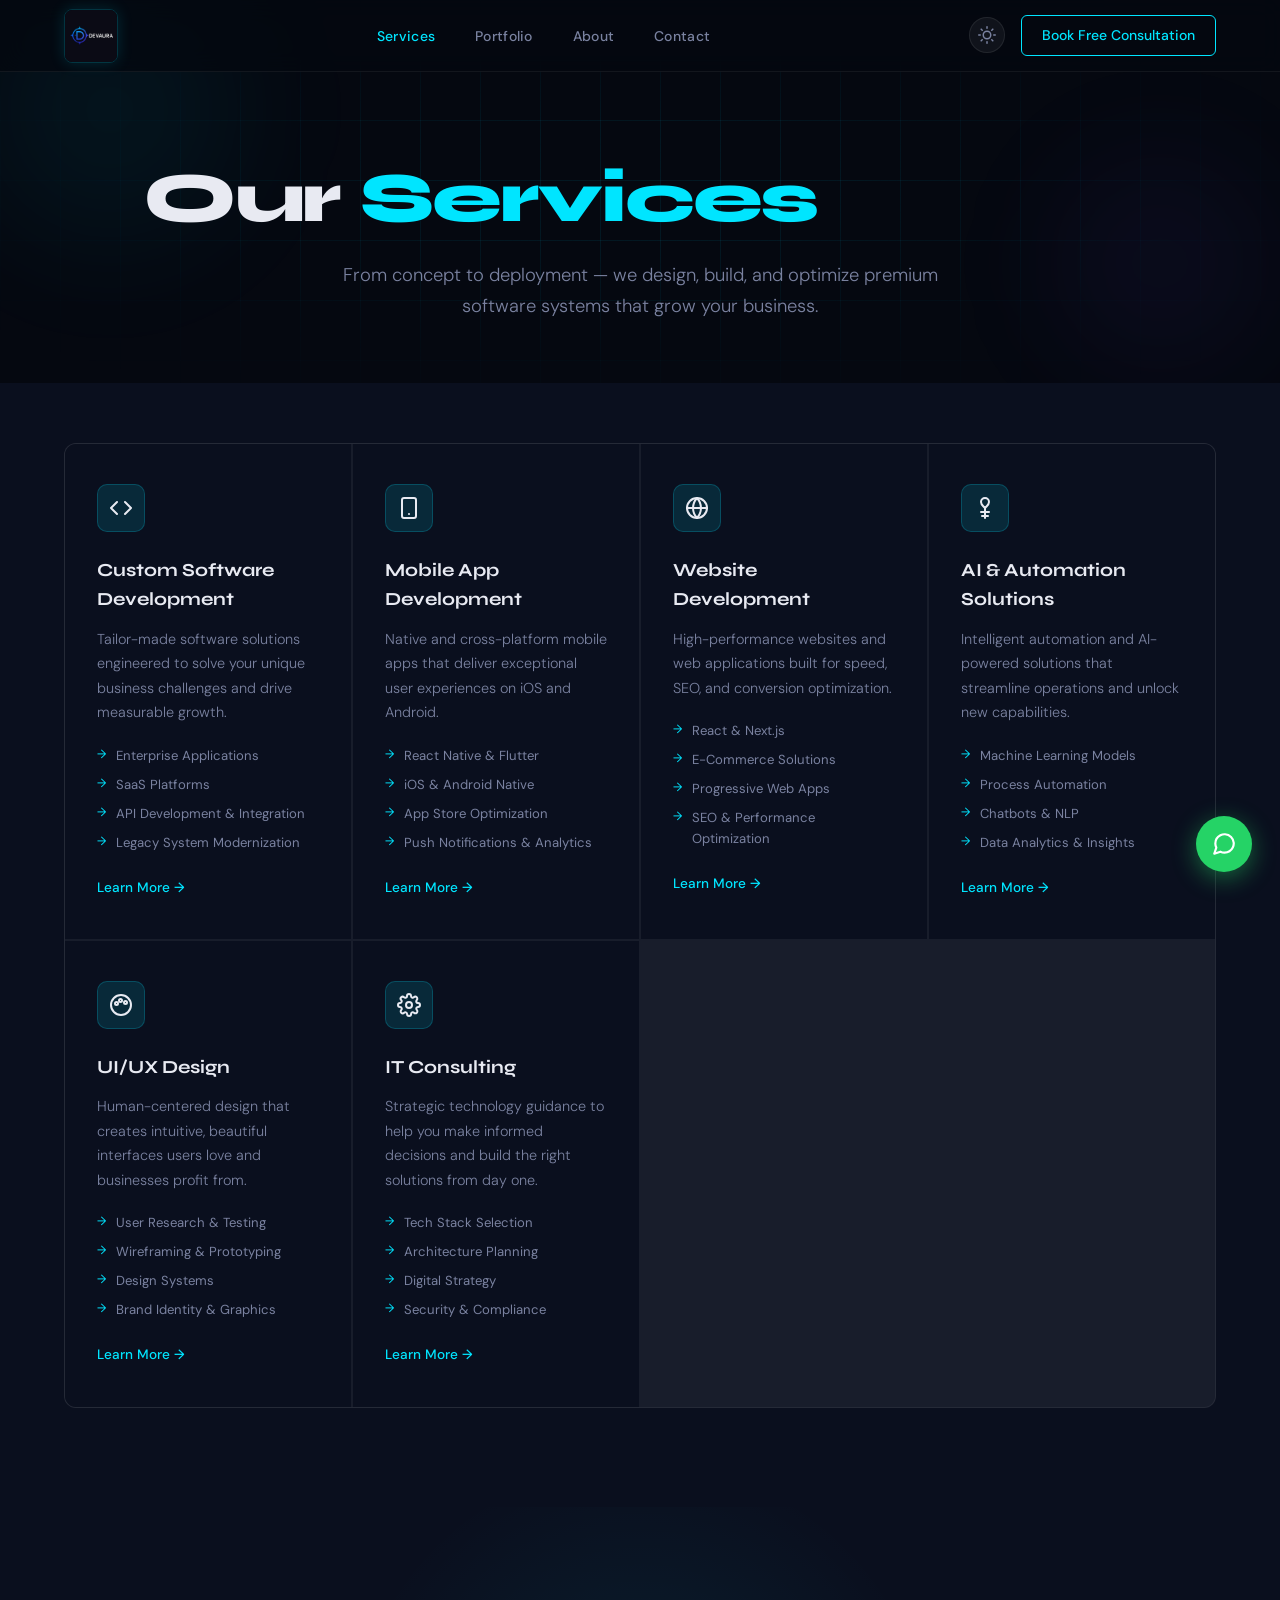
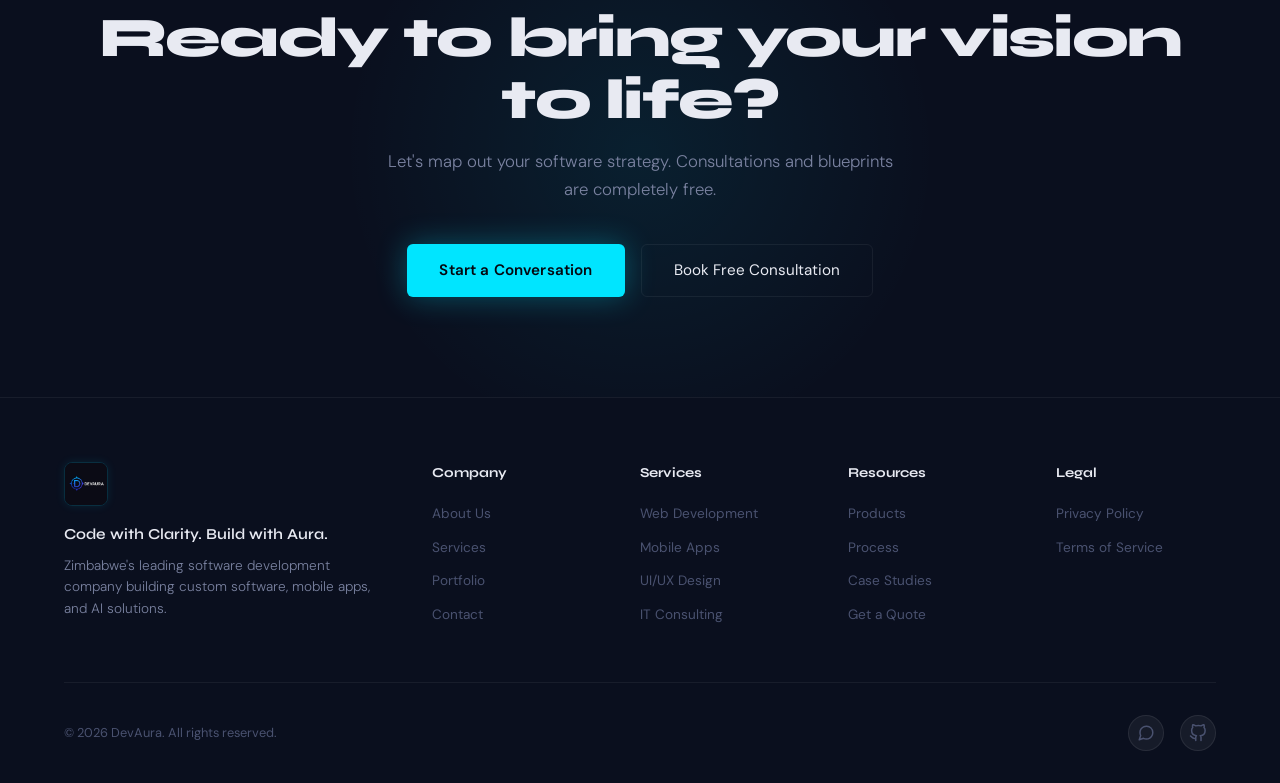
<file: services.html>
﻿<!DOCTYPE html>
<html lang="en">

<head>
  <meta charset="UTF-8">
  <meta name="viewport" content="width=device-width, initial-scale=1.0">
  <meta name="description"
    content="DevAura offers custom software development, mobile app development, website development, AI solutions, UI/UX design, and IT consulting services in Zimbabwe.">
  <meta name="keywords"
    content="DevAura services, custom software Zimbabwe, mobile app development, web development Harare, AI solutions, UI/UX design, IT consulting Zimbabwe">
  <meta name="author" content="DevAura">
  <meta name="robots" content="index, follow">
  <meta name="theme-color" content="#050810">
  <link rel="canonical" href="https://devaura-hai2.onrender.com/services.html">

  <!-- Open Graph -->
  <meta property="og:type" content="website">
  <meta property="og:title" content="Our Services - DevAura | Custom Software, Mobile, AI, Web, Design & Consulting">
  <meta property="og:description"
    content="Full-spectrum digital solutions: custom software, mobile apps, web development, AI solutions, UI/UX design, and IT consulting.">
  <meta property="og:image" content="https://devaura-hai2.onrender.com/assets/logo.jpg">
  <meta property="og:url" content="https://devaura-hai2.onrender.com/services.html">
  <meta property="og:locale" content="en_ZW">

  <!-- Twitter Card -->
  <meta name="twitter:card" content="summary">
  <meta name="twitter:title" content="DevAura Services - Custom Software, Mobile, AI & Web">
  <meta name="twitter:description"
    content="Full-spectrum digital solutions from Zimbabwe's premium software company.">
  <meta name="twitter:image" content="https://devaura-hai2.onrender.com/assets/logo.jpg">

  <title>Our Services - DevAura | Custom Software, Mobile Apps, AI Solutions, Web Development | Zimbabwe</title>
  <link rel="preconnect" href="https://fonts.googleapis.com">
  <link rel="preconnect" href="https://fonts.gstatic.com" crossorigin>
  <link href="https://fonts.googleapis.com/css2?family=Syne:wght@700;800&display=swap&family=DM+Sans:wght@300;400;500&display=swap&display=swap" rel="stylesheet">
  <link rel="icon" type="image/jpeg" href="assets/logo.jpg">
  <link rel="stylesheet" href="css/style.css">
  <link rel="manifest" href="manifest.json">

  <!-- Structured Data (JSON-LD) -->
  <script type="application/ld+json">
  {
    "@context": "https://schema.org",
    "@type": "BreadcrumbList",
    "itemListElement": [
      {
        "@type": "ListItem",
        "position": 1,
        "name": "Home",
        "item": "https://devaura-hai2.onrender.com/"
      },
      {
        "@type": "ListItem",
        "position": 2,
        "name": "Services",
        "item": "https://devaura-hai2.onrender.com/services.html"
      }
    ]
  }
  </script>
</head>

<body>

  <div class="gradient-bg" id="gradientBg" aria-hidden="true"></div>

  <!-- NAV -->
  <nav>
    <a href="index.html" class="logo"><img src="assets/logo.jpg" alt="DevAura Logo" width="54" height="54"></a>
    <ul class="nav-links" id="navLinks">
      <li><a href="services.html">Services</a></li>
      <li><a href="portfolio.html">Portfolio</a></li>
      <li><a href="about.html">About</a></li>
      <li><a href="contact.html">Contact</a></li>
    </ul>
    <div class="nav-actions">
      <button class="theme-toggle" id="themeToggle" aria-label="Toggle dark/light mode">
        <svg class="icon-sun" width="18" height="18" viewBox="0 0 24 24" fill="none" stroke="currentColor" stroke-width="2" stroke-linecap="round" stroke-linejoin="round"><circle cx="12" cy="12" r="5"/><line x1="12" y1="1" x2="12" y2="3"/><line x1="12" y1="21" x2="12" y2="23"/><line x1="4.22" y1="4.22" x2="5.64" y2="5.64"/><line x1="18.36" y1="18.36" x2="19.78" y2="19.78"/><line x1="1" y1="12" x2="3" y2="12"/><line x1="21" y1="12" x2="23" y2="12"/><line x1="4.22" y1="19.78" x2="5.64" y2="18.36"/><line x1="18.36" y1="5.64" x2="19.78" y2="4.22"/></svg>
        <svg class="icon-moon" width="18" height="18" viewBox="0 0 24 24" fill="none" stroke="currentColor" stroke-width="2" stroke-linecap="round" stroke-linejoin="round"><path d="M21 12.79A9 9 0 1 1 11.21 3 7 7 0 0 0 21 12.79z"/></svg>
      </button>
      <a href="contact.html" class="btn-quote">Book Free Consultation</a>
    </div>
    <div class="hamburger" id="hamburger" onclick="toggleNav()" aria-label="Toggle navigation"><span></span><span></span><span></span></div>
  </nav>

  <!-- PAGE HEADER -->
  <header class="page-header">
    <div class="hero-grid"></div>
    <div class="orb orb-1"></div>
    <div class="orb orb-2"></div>
    <h1>Our <span class="accent">Services</span></h1>
    <p class="hero-sub">From concept to deployment — we design, build, and optimize premium software systems that grow your business.</p>
  </header>

  <!-- SERVICES SECTION -->
  <section class="services" id="services" style="padding-top: 60px;">
    <div class="services-grid reveal">
      <a href="web-development.html" class="service-card">
        <div class="service-icon">
          <svg width="24" height="24" viewBox="0 0 24 24" fill="none" stroke="currentColor" stroke-width="2" stroke-linecap="round" stroke-linejoin="round"><polyline points="16 18 22 12 16 6"/><polyline points="8 6 2 12 8 18"/></svg>
        </div>
        <h3>Custom Software Development</h3>
        <p>Tailor-made software solutions engineered to solve your unique business challenges and drive measurable growth.</p>
        <ul class="service-features">
          <li>Enterprise Applications</li>
          <li>SaaS Platforms</li>
          <li>API Development & Integration</li>
          <li>Legacy System Modernization</li>
        </ul>
        <span class="service-arrow">Learn More →</span>
      </a>
      <a href="mobile-development.html" class="service-card">
        <div class="service-icon">
          <svg width="24" height="24" viewBox="0 0 24 24" fill="none" stroke="currentColor" stroke-width="2" stroke-linecap="round" stroke-linejoin="round"><rect x="5" y="2" width="14" height="20" rx="2" ry="2"/><line x1="12" y1="18" x2="12.01" y2="18"/></svg>
        </div>
        <h3>Mobile App Development</h3>
        <p>Native and cross-platform mobile apps that deliver exceptional user experiences on iOS and Android.</p>
        <ul class="service-features">
          <li>React Native & Flutter</li>
          <li>iOS & Android Native</li>
          <li>App Store Optimization</li>
          <li>Push Notifications & Analytics</li>
        </ul>
        <span class="service-arrow">Learn More →</span>
      </a>
      <a href="web-development.html" class="service-card">
        <div class="service-icon">
          <svg width="24" height="24" viewBox="0 0 24 24" fill="none" stroke="currentColor" stroke-width="2" stroke-linecap="round" stroke-linejoin="round"><circle cx="12" cy="12" r="10"/><line x1="2" y1="12" x2="22" y2="12"/><path d="M12 2a15.3 15.3 0 0 1 4 10 15.3 15.3 0 0 1-4 10 15.3 15.3 0 0 1-4-10 15.3 15.3 0 0 1 4-10z"/></svg>
        </div>
        <h3>Website Development</h3>
        <p>High-performance websites and web applications built for speed, SEO, and conversion optimization.</p>
        <ul class="service-features">
          <li>React & Next.js</li>
          <li>E-Commerce Solutions</li>
          <li>Progressive Web Apps</li>
          <li>SEO & Performance Optimization</li>
        </ul>
        <span class="service-arrow">Learn More →</span>
      </a>
      <a href="services.html" class="service-card">
        <div class="service-icon">
          <svg width="24" height="24" viewBox="0 0 24 24" fill="none" stroke="currentColor" stroke-width="2" stroke-linecap="round" stroke-linejoin="round"><path d="M12 2a4 4 0 0 0-4 4c0 2 1 3 2.5 4.5L12 12l1.5-1.5C15 9 16 8 16 6a4 4 0 0 0-4-4z"/><path d="M12 12v10"/><path d="M8 16h8"/><path d="M9 20h6"/></svg>
        </div>
        <h3>AI & Automation Solutions</h3>
        <p>Intelligent automation and AI-powered solutions that streamline operations and unlock new capabilities.</p>
        <ul class="service-features">
          <li>Machine Learning Models</li>
          <li>Process Automation</li>
          <li>Chatbots & NLP</li>
          <li>Data Analytics & Insights</li>
        </ul>
        <span class="service-arrow">Learn More →</span>
      </a>
      <a href="graphics-design.html" class="service-card">
        <div class="service-icon">
          <svg width="24" height="24" viewBox="0 0 24 24" fill="none" stroke="currentColor" stroke-width="2" stroke-linecap="round" stroke-linejoin="round"><path d="M12 22C17.52 22 22 17.52 22 12S17.52 2 12 2 2 6.48 2 12s4.48 10 10 10z"/><circle cx="7.5" cy="10.5" r="1.5"/><circle cx="11.5" cy="7.5" r="1.5"/><circle cx="16.5" cy="9.5" r="1.5"/></svg>
        </div>
        <h3>UI/UX Design</h3>
        <p>Human-centered design that creates intuitive, beautiful interfaces users love and businesses profit from.</p>
        <ul class="service-features">
          <li>User Research & Testing</li>
          <li>Wireframing & Prototyping</li>
          <li>Design Systems</li>
          <li>Brand Identity & Graphics</li>
        </ul>
        <span class="service-arrow">Learn More →</span>
      </a>
      <a href="software-consulting.html" class="service-card">
        <div class="service-icon">
          <svg width="24" height="24" viewBox="0 0 24 24" fill="none" stroke="currentColor" stroke-width="2" stroke-linecap="round" stroke-linejoin="round"><circle cx="12" cy="12" r="3"/><path d="M19.4 15a1.65 1.65 0 0 0 .33 1.82l.06.06a2 2 0 1 1-2.83 2.83l-.06-.06a1.65 1.65 0 0 0-1.82-.33 1.65 1.65 0 0 0-1 1.51V21a2 2 0 0 1-4 0v-.09A1.65 1.65 0 0 0 9 19.4a1.65 1.65 0 0 0-1.82.33l-.06.06a2 2 0 1 1-2.83-2.83l.06-.06a1.65 1.65 0 0 0 .33-1.82 1.65 1.65 0 0 0-1.51-1H3a2 2 0 0 1 0-4h.09A1.65 1.65 0 0 0 4.6 9a1.65 1.65 0 0 0-.33-1.82l-.06-.06a2 2 0 1 1 2.83-2.83l.06.06a1.65 1.65 0 0 0 1.82.33H9a1.65 1.65 0 0 0 1-1.51V3a2 2 0 0 1 4 0v.09a1.65 1.65 0 0 0 1 1.51 1.65 1.65 0 0 0 1.82-.33l.06-.06a2 2 0 1 1 2.83 2.83l-.06.06a1.65 1.65 0 0 0-.33 1.82V9a1.65 1.65 0 0 0 1.51 1H21a2 2 0 0 1 0 4h-.09a1.65 1.65 0 0 0-1.51 1z"/></svg>
        </div>
        <h3>IT Consulting</h3>
        <p>Strategic technology guidance to help you make informed decisions and build the right solutions from day one.</p>
        <ul class="service-features">
          <li>Tech Stack Selection</li>
          <li>Architecture Planning</li>
          <li>Digital Strategy</li>
          <li>Security & Compliance</li>
        </ul>
        <span class="service-arrow">Learn More →</span>
      </a>
    </div>
  </section>

  <!-- CTA BANNER -->
  <section class="cta-banner">
    <div class="cta-glow"></div>
    <h2>Ready to bring your <span class="accent">vision</span> to life?</h2>
    <p>Let's map out your software strategy. Consultations and blueprints are completely free.</p>
    <div class="cta-actions">
      <a href="contact.html" class="btn-primary">Start a Conversation</a>
      <a href="contact.html" class="btn-secondary">Book Free Consultation</a>
    </div>
  </section>

  <!-- FOOTER -->
  <footer class="footer">
    <div class="footer-grid">
      <div class="footer-brand">
        <a href="index.html" class="logo"><img src="assets/logo.jpg" alt="DevAura Logo" width="44" height="44" loading="lazy"></a>
        <p class="footer-tagline">Code with Clarity. Build with Aura.</p>
        <p class="footer-desc">Zimbabwe's leading software development company building custom software, mobile apps, and AI solutions.</p>
      </div>
      <div class="footer-col"><h4>Company</h4><ul><li><a href="about.html">About Us</a></li><li><a href="services.html">Services</a></li><li><a href="portfolio.html">Portfolio</a></li><li><a href="contact.html">Contact</a></li></ul></div>
      <div class="footer-col"><h4>Services</h4><ul><li><a href="web-development.html">Web Development</a></li><li><a href="mobile-development.html">Mobile Apps</a></li><li><a href="graphics-design.html">UI/UX Design</a></li><li><a href="software-consulting.html">IT Consulting</a></li></ul></div>
      <div class="footer-col"><h4>Resources</h4><ul><li><a href="portfolio.html#products">Products</a></li><li><a href="about.html#process">Process</a></li><li><a href="portfolio.html">Case Studies</a></li><li><a href="contact.html">Get a Quote</a></li></ul></div>
      <div class="footer-col"><h4>Legal</h4><ul><li><a href="#">Privacy Policy</a></li><li><a href="#">Terms of Service</a></li></ul></div>
    </div>
    <div class="footer-bottom">
      <p class="footer-copy">&copy; 2026 DevAura. All rights reserved.</p>
      <div class="footer-social">
        <a href="https://wa.me/263715503026" target="_blank" rel="noopener noreferrer" aria-label="WhatsApp"><svg width="18" height="18" viewBox="0 0 24 24" fill="none" stroke="currentColor" stroke-width="2" stroke-linecap="round" stroke-linejoin="round"><path d="M21 11.5a8.38 8.38 0 0 1-.9 3.8 8.5 8.5 0 0 1-7.6 4.7 8.38 8.38 0 0 1-3.8-.9L3 21l1.9-5.7a8.38 8.38 0 0 1-.9-3.8 8.5 8.5 0 0 1 4.7-7.6 8.38 8.38 0 0 1 3.8-.9h.5a8.48 8.48 0 0 1 8 8v.5z"/></svg></a>
        <a href="https://github.com/finesser1408" target="_blank" rel="noopener noreferrer" aria-label="GitHub"><svg width="18" height="18" viewBox="0 0 24 24" fill="none" stroke="currentColor" stroke-width="2" stroke-linecap="round" stroke-linejoin="round"><path d="M9 19c-5 1.5-5-2.5-7-3m14 6v-3.87a3.37 3.37 0 0 0-.94-2.61c3.14-.35 6.44-1.54 6.44-7A5.44 5.44 0 0 0 20 4.77 5.07 5.07 0 0 0 19.91 1S18.73.65 16 2.48a13.38 13.38 0 0 0-7 0C6.27.65 5.09 1 5.09 1A5.07 5.07 0 0 0 5 4.77a5.44 5.44 0 0 0-1.5 3.78c0 5.42 3.3 6.61 6.44 7A3.37 3.37 0 0 0 9 18.13V22"/></svg></a>
      </div>
    </div>
  </footer>

  <div class="whatsapp-container">
    <div class="whatsapp-menu" id="waMenu">
      <a href="https://wa.me/263715503026" target="_blank" class="wa-contact-link"><svg width="18" height="18" viewBox="0 0 24 24" fill="none" stroke="currentColor" stroke-width="2" stroke-linecap="round" stroke-linejoin="round"><path d="M21 11.5a8.38 8.38 0 0 1-.9 3.8 8.5 8.5 0 0 1-7.6 4.7 8.38 8.38 0 0 1-3.8-.9L3 21l1.9-5.7a8.38 8.38 0 0 1-.9-3.8 8.5 8.5 0 0 1 4.7-7.6 8.38 8.38 0 0 1 3.8-.9h.5a8.48 8.48 0 0 1 8 8v.5z"/></svg> Contact Tavonga</a>
      <a href="https://wa.me/263781188863" target="_blank" class="wa-contact-link"><svg width="18" height="18" viewBox="0 0 24 24" fill="none" stroke="currentColor" stroke-width="2" stroke-linecap="round" stroke-linejoin="round"><path d="M21 11.5a8.38 8.38 0 0 1-.9 3.8 8.5 8.5 0 0 1-7.6 4.7 8.38 8.38 0 0 1-3.8-.9L3 21l1.9-5.7a8.38 8.38 0 0 1-.9-3.8 8.5 8.5 0 0 1 4.7-7.6 8.38 8.38 0 0 1 3.8-.9h.5a8.48 8.48 0 0 1 8 8v.5z"/></svg> Contact Daryl</a>
    </div>
    <button class="whatsapp-float-btn" id="waFloatBtn" aria-label="Open WhatsApp Contact Menu"><svg width="26" height="26" viewBox="0 0 24 24" fill="none" stroke="currentColor" stroke-width="2" stroke-linecap="round" stroke-linejoin="round"><path d="M21 11.5a8.38 8.38 0 0 1-.9 3.8 8.5 8.5 0 0 1-7.6 4.7 8.38 8.38 0 0 1-3.8-.9L3 21l1.9-5.7a8.38 8.38 0 0 1-.9-3.8 8.5 8.5 0 0 1 4.7-7.6 8.38 8.38 0 0 1 3.8-.9h.5a8.48 8.48 0 0 1 8 8v.5z"/></svg></button>
  </div>

  <script src="js/script.js"></script>
</body>

</html>
</file>
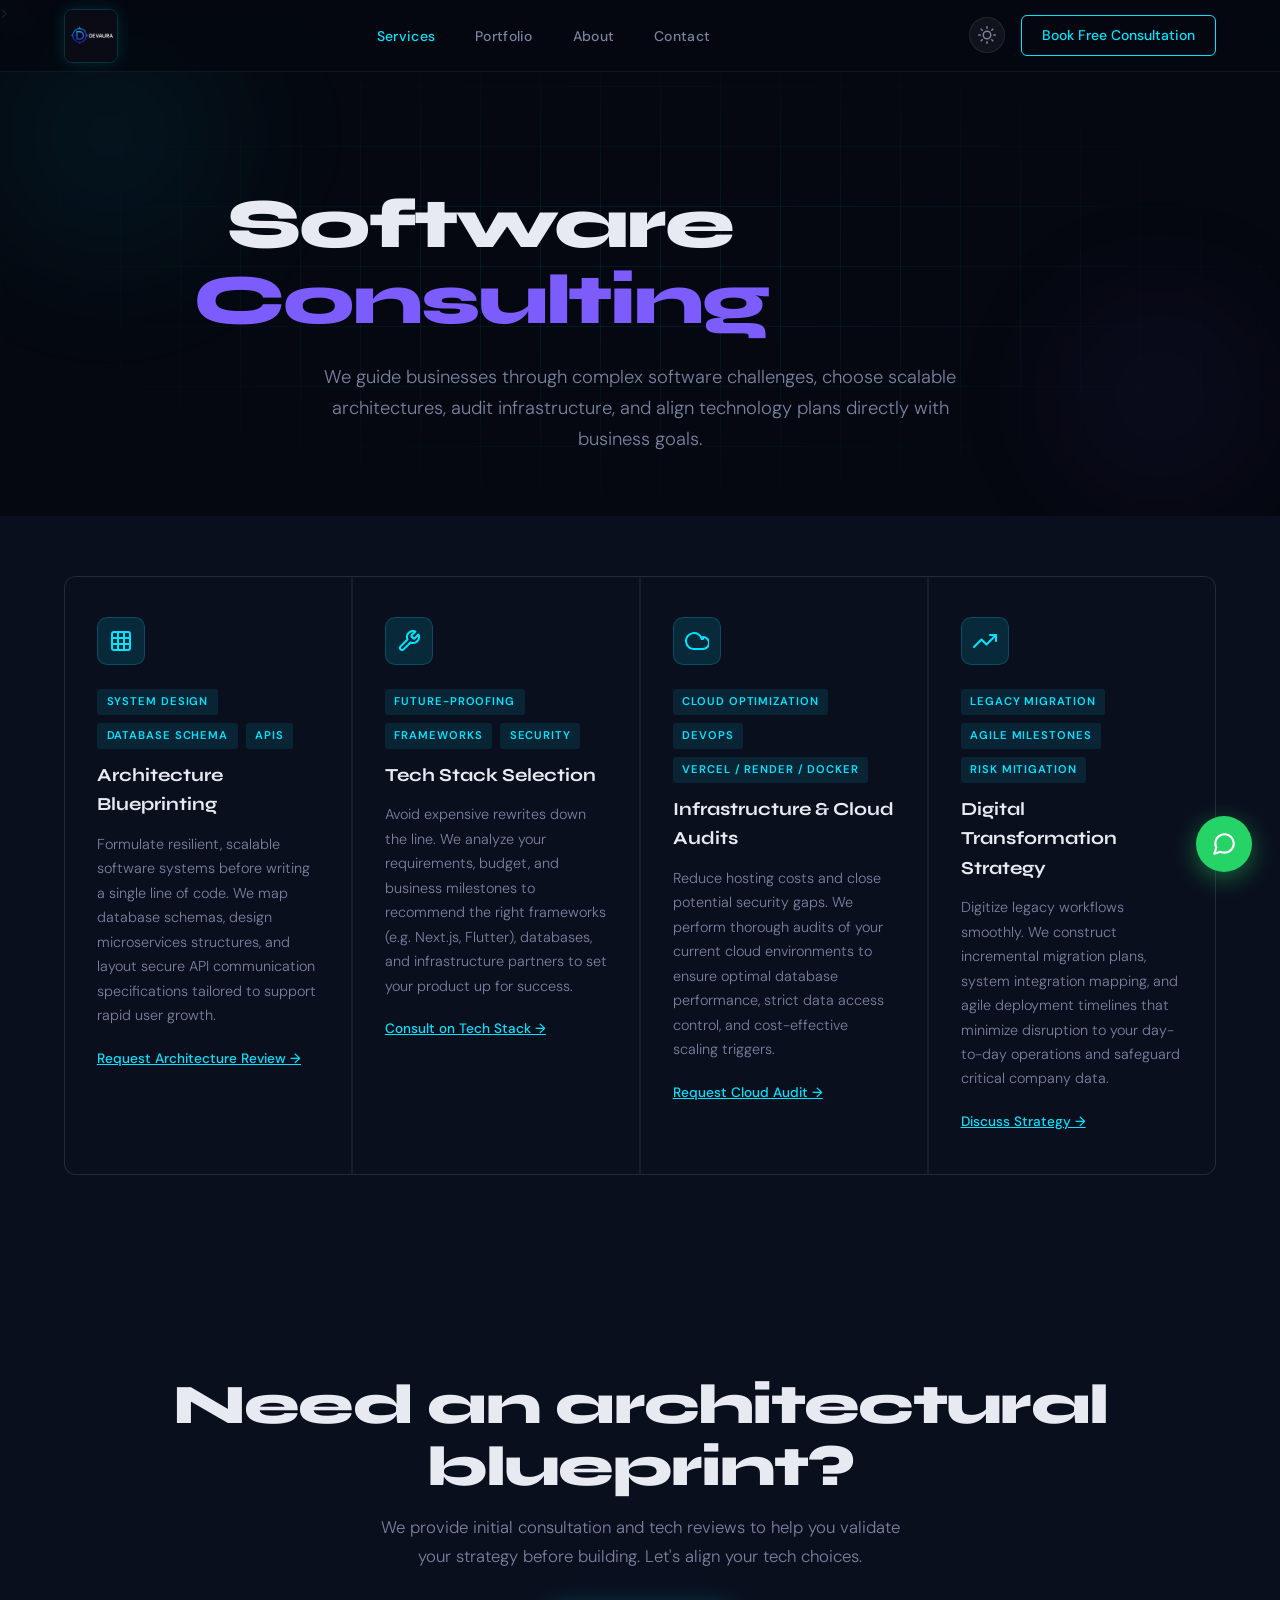
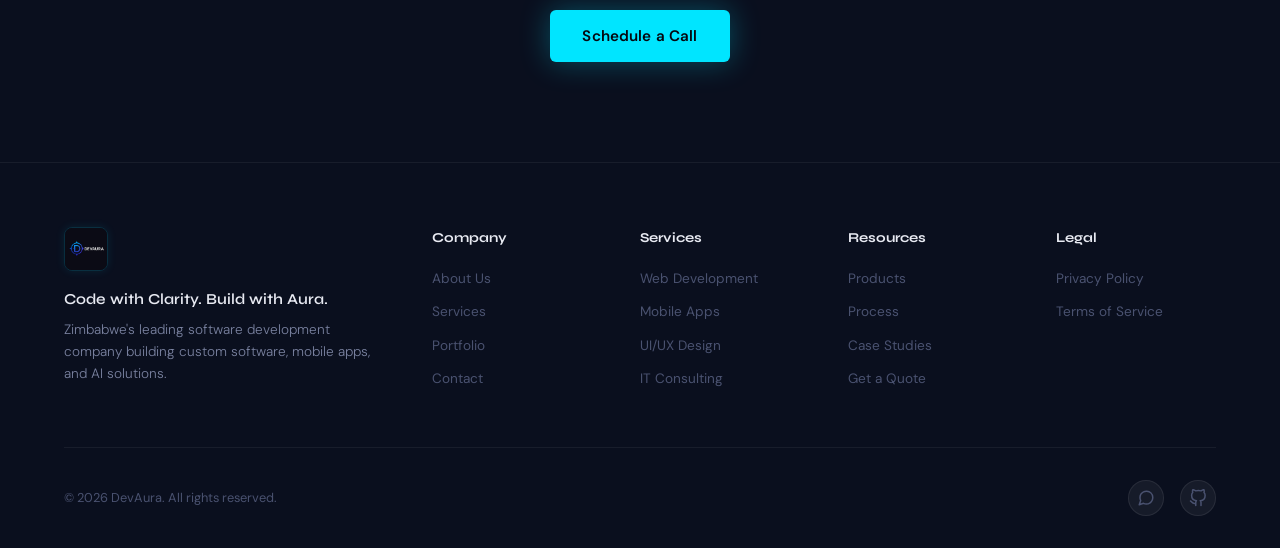
<file: software-consulting.html>
﻿<!DOCTYPE html>
<html lang="en">

<head>
  <meta charset="UTF-8">
  <meta name="viewport" content="width=device-width, initial-scale=1.0">
  <meta name="description"
    content="Explore DevAura's software consulting services in Zimbabwe. We offer system architecture design, tech stack selection, cloud audits, and digital transformation blueprints.">
  <meta name="keywords"
    content="software consulting Zimbabwe, system architecture Harare, tech stack selection, cloud audit, digital transformation, DevAura consulting, IT strategy Zimbabwe">
  <meta name="author" content="DevAura">
  <meta name="robots" content="index, follow">
  <meta name="theme-color" content="#050810">
  <link rel="canonical" href="https://devaura-hai2.onrender.com/software-consulting.html">

  <!-- Open Graph -->
  <meta property="og:type" content="website">
  <meta property="og:title" content="Software Consulting - DevAura | Architecture & Strategy | Zimbabwe">
  <meta property="og:description"
    content="System architecture, tech stack selection, cloud audits, and digital transformation consulting.">
  <meta property="og:image" content="https://devaura-hai2.onrender.com/assets/logo.jpg">
  <meta property="og:url" content="https://devaura-hai2.onrender.com/software-consulting.html">
  <meta property="og:locale" content="en_ZW">
  <meta property="og:site_name" content="DevAura">

  <!-- Twitter Card -->
  <meta name="twitter:card" content="summary_large_image">
  <meta name="twitter:title" content="DevAura Software Consulting - Architecture & Strategy">
  <meta name="twitter:description"
    content="Expert software consulting and tech strategy for businesses in Zimbabwe.">
  <meta name="twitter:image" content="https://devaura-hai2.onrender.com/assets/logo.jpg">>

  <title>Software Consulting Services - DevAura | Architecture, Cloud Audits & Strategy | Zimbabwe</title>
  <link rel="preconnect" href="https://fonts.googleapis.com">
  <link rel="preconnect" href="https://fonts.gstatic.com" crossorigin>
  <link
    href="https://fonts.googleapis.com/css2?family=Syne:wght@400;600;700;800&family=DM+Sans:ital,wght@0,300;0,400;0,500;1,300&display=swap&display=swap"
    rel="stylesheet">
  <link rel="icon" type="image/jpeg" href="assets/logo.jpg">
  <link rel="stylesheet" href="css/style.css">
  <link rel="manifest" href="manifest.json">

  <!-- Structured Data (JSON-LD) -->
  <script type="application/ld+json">
  {
    "@context": "https://schema.org",
    "@type": "BreadcrumbList",
    "itemListElement": [
      {
        "@type": "ListItem",
        "position": 1,
        "name": "Home",
        "item": "https://devaura-hai2.onrender.com/"
      },
      {
        "@type": "ListItem",
        "position": 2,
        "name": "Software Consulting",
        "item": "https://devaura-hai2.onrender.com/software-consulting.html"
      }
    ]
  }
  </script>
  <script type="application/ld+json">
  {
    "@context": "https://schema.org",
    "@type": "FAQPage",
    "mainEntity": [
      {
        "@type": "Question",
        "name": "What does software consulting include?",
        "acceptedAnswer": {
          "@type": "Answer",
          "text": "Our consulting services include system architecture design, tech stack selection, cloud infrastructure audits, digital transformation strategy, and technical project reviews."
        }
      },
      {
        "@type": "Question",
        "name": "How can consulting help my existing project?",
        "acceptedAnswer": {
          "@type": "Answer",
          "text": "We review your current codebase, identify performance bottlenecks, security vulnerabilities, and scalability issues, then provide actionable recommendations and implementation support."
        }
      },
      {
        "@type": "Question",
        "name": "Do you provide ongoing consulting support?",
        "acceptedAnswer": {
          "@type": "Answer",
          "text": "Yes, we offer retainer-based consulting for ongoing technical guidance, architecture reviews, and strategic technology planning for growing businesses."
        }
      }
    ]
  }
  </script>
</head>

<body>
</div>

  <div class="gradient-bg" id="gradientBg" aria-hidden="true"></div>

  <!-- NAV -->
  <nav>
    <a href="index.html" class="logo"><img src="assets/logo.jpg" alt="DevAura Logo" width="54" height="54"></a>
    <ul class="nav-links" id="navLinks">
      <li><a href="services.html" class="active">Services</a></li>
      <li><a href="portfolio.html">Portfolio</a></li>
      <li><a href="about.html">About</a></li>
      <li><a href="contact.html">Contact</a></li>
    </ul>
    <div class="nav-actions">
      <button class="theme-toggle" id="themeToggle" aria-label="Toggle dark/light mode">
        <svg class="icon-sun" width="18" height="18" viewBox="0 0 24 24" fill="none" stroke="currentColor" stroke-width="2" stroke-linecap="round" stroke-linejoin="round"><circle cx="12" cy="12" r="5"/><line x1="12" y1="1" x2="12" y2="3"/><line x1="12" y1="21" x2="12" y2="23"/><line x1="4.22" y1="4.22" x2="5.64" y2="5.64"/><line x1="18.36" y1="18.36" x2="19.78" y2="19.78"/><line x1="1" y1="12" x2="3" y2="12"/><line x1="21" y1="12" x2="23" y2="12"/><line x1="4.22" y1="19.78" x2="5.64" y2="18.36"/><line x1="18.36" y1="5.64" x2="19.78" y2="4.22"/></svg>
        <svg class="icon-moon" width="18" height="18" viewBox="0 0 24 24" fill="none" stroke="currentColor" stroke-width="2" stroke-linecap="round" stroke-linejoin="round"><path d="M21 12.79A9 9 0 1 1 11.21 3 7 7 0 0 0 21 12.79z"/></svg>
      </button>
      <a href="contact.html" class="btn-quote">Book Free Consultation</a>
    </div>
    <div class="hamburger" id="hamburger" onclick="toggleNav()" aria-label="Toggle navigation menu" role="button" tabindex="0">
      <span></span><span></span><span></span>
    </div>
  </nav>

  <!-- PAGE HEADER -->
  <header class="page-header">
    <div class="hero-grid"></div>
    <div class="orb orb-1"></div>
    <div class="orb orb-2"></div>
    <h1>Software <span class="accent-v">Consulting</span></h1>
    <p class="hero-sub">We guide businesses through complex software challenges, choose scalable architectures, audit
      infrastructure, and align technology plans directly with business goals.</p>
  </header>

  <!-- CONSULTING SERVICES SECTION -->
  <section class="services" style="padding-top: 60px;">
    <div class="services-grid reveal">

      <!-- ARCHITECTURE BLUEPRINTING -->
      <div class="service-card">
        <div class="service-icon">
          <svg width="24" height="24" viewBox="0 0 24 24" fill="none" stroke="currentColor" stroke-width="2"
            stroke-linecap="round" stroke-linejoin="round" style="color: var(--cyan);">
            <rect x="3" y="3" width="18" height="18" rx="2" />
            <path d="M9 3v18" />
            <path d="M15 3v18" />
            <path d="M3 9h18" />
            <path d="M3 15h18" />
          </svg>
        </div>
        <div class="project-tags" style="margin-bottom: 0.75rem; display: flex; gap: 0.5rem; flex-wrap: wrap;">
          <span class="tag tag-web">System Design</span>
          <span class="tag tag-web">Database Schema</span>
          <span class="tag tag-web">APIs</span>
        </div>
        <h3>Architecture Blueprinting</h3>
        <p>Formulate resilient, scalable software systems before writing a single line of code. We map database schemas,
          design microservices structures, and layout secure API communication specifications tailored to support rapid
          user growth.</p>
        <a href="contact.html?service=consulting" class="service-arrow"
          style="margin-top: 1.25rem; display: inline-block;">Request Architecture Review &rarr;</a>
      </div>

      <!-- TECH STACK SELECTION -->
      <div class="service-card">
        <div class="service-icon">
          <svg width="24" height="24" viewBox="0 0 24 24" fill="none" stroke="currentColor" stroke-width="2"
            stroke-linecap="round" stroke-linejoin="round" style="color: var(--cyan);">
            <path
              d="M14.7 6.3a1 1 0 0 0 0 1.4l1.6 1.6a1 1 0 0 0 1.4 0l3.77-3.77a6 6 0 0 1-7.94 7.94l-6.91 6.91a2.12 2.12 0 0 1-3-3l6.91-6.91a6 6 0 0 1 7.94-7.94l-3.76 3.76z" />
          </svg>
        </div>
        <div class="project-tags" style="margin-bottom: 0.75rem; display: flex; gap: 0.5rem; flex-wrap: wrap;">
          <span class="tag tag-web">Future-Proofing</span>
          <span class="tag tag-web">Frameworks</span>
          <span class="tag tag-web">Security</span>
        </div>
        <h3>Tech Stack Selection</h3>
        <p>Avoid expensive rewrites down the line. We analyze your requirements, budget, and business milestones to
          recommend the right frameworks (e.g. Next.js, Flutter), databases, and infrastructure partners to set your
          product up for success.</p>
        <a href="contact.html?service=consulting" class="service-arrow"
          style="margin-top: 1.25rem; display: inline-block;">Consult on Tech Stack &rarr;</a>
      </div>

      <!-- INFRASTRUCTURE & CLOUD AUDITS -->
      <div class="service-card">
        <div class="service-icon">
          <svg width="24" height="24" viewBox="0 0 24 24" fill="none" stroke="currentColor" stroke-width="2"
            stroke-linecap="round" stroke-linejoin="round" style="color: var(--cyan);">
            <path d="M18 10h-1.26A8 8 0 1 0 9 20h9a6 6 0 0 0 0-12z" />
          </svg>
        </div>
        <div class="project-tags" style="margin-bottom: 0.75rem; display: flex; gap: 0.5rem; flex-wrap: wrap;">
          <span class="tag tag-web">Cloud Optimization</span>
          <span class="tag tag-web">DevOps</span>
          <span class="tag tag-web">Vercel / Render / Docker</span>
        </div>
        <h3>Infrastructure & Cloud Audits</h3>
        <p>Reduce hosting costs and close potential security gaps. We perform thorough audits of your current cloud
          environments to ensure optimal database performance, strict data access control, and cost-effective scaling
          triggers.</p>
        <a href="contact.html?service=consulting" class="service-arrow"
          style="margin-top: 1.25rem; display: inline-block;">Request Cloud Audit &rarr;</a>
      </div>

      <!-- DIGITAL TRANSFORMATION STRATEGY -->
      <div class="service-card">
        <div class="service-icon">
          <svg width="24" height="24" viewBox="0 0 24 24" fill="none" stroke="currentColor" stroke-width="2"
            stroke-linecap="round" stroke-linejoin="round" style="color: var(--cyan);">
            <polyline points="23 6 13.5 15.5 8.5 10.5 1 18" />
            <polyline points="17 6 23 6 23 12" />
          </svg>
        </div>
        <div class="project-tags" style="margin-bottom: 0.75rem; display: flex; gap: 0.5rem; flex-wrap: wrap;">
          <span class="tag tag-web">Legacy Migration</span>
          <span class="tag tag-web">Agile Milestones</span>
          <span class="tag tag-web">Risk Mitigation</span>
        </div>
        <h3>Digital Transformation Strategy</h3>
        <p>Digitize legacy workflows smoothly. We construct incremental migration plans, system integration mapping, and
          agile deployment timelines that minimize disruption to your day-to-day operations and safeguard critical
          company data.</p>
        <a href="contact.html?service=consulting" class="service-arrow"
          style="margin-top: 1.25rem; display: inline-block;">Discuss Strategy &rarr;</a>
      </div>

    </div>
  </section>

  <!-- CTA BANNER -->
  <section class="cta-banner">
    <h2>Need an architectural blueprint?</h2>
    <p>We provide initial consultation and tech reviews to help you validate your strategy before building. Let's align
      your tech choices.</p>
    <a href="contact.html" class="btn-primary">Schedule a Call</a>
  </section>

  <!-- FOOTER -->
  <footer class="footer">
    <div class="footer-grid">
      <div class="footer-brand">
        <a href="index.html" class="logo"><img src="assets/logo.jpg" alt="DevAura Logo" width="44" height="44"></a>
        <p class="footer-tagline">Code with Clarity. Build with Aura.</p>
        <p class="footer-desc">Zimbabwe's leading software development company building custom software, mobile apps, and AI solutions.</p>
      </div>
      <div class="footer-col">
        <h4>Company</h4>
        <ul>
          <li><a href="about.html">About Us</a></li>
          <li><a href="services.html">Services</a></li>
          <li><a href="portfolio.html">Portfolio</a></li>
          <li><a href="contact.html">Contact</a></li>
        </ul>
      </div>
      <div class="footer-col">
        <h4>Services</h4>
        <ul>
          <li><a href="web-development.html">Web Development</a></li>
          <li><a href="mobile-development.html">Mobile Apps</a></li>
          <li><a href="graphics-design.html">UI/UX Design</a></li>
          <li><a href="software-consulting.html">IT Consulting</a></li>
        </ul>
      </div>
      <div class="footer-col">
        <h4>Resources</h4>
        <ul>
          <li><a href="portfolio.html#products">Products</a></li>
          <li><a href="about.html#process">Process</a></li>
          <li><a href="portfolio.html">Case Studies</a></li>
          <li><a href="contact.html">Get a Quote</a></li>
        </ul>
      </div>
      <div class="footer-col">
        <h4>Legal</h4>
        <ul>
          <li><a href="#">Privacy Policy</a></li>
          <li><a href="#">Terms of Service</a></li>
        </ul>
      </div>
    </div>
    <div class="footer-bottom">
      <p class="footer-copy">&copy; 2026 DevAura. All rights reserved.</p>
      <div class="footer-social">
        <a href="https://wa.me/263715503026" target="_blank" rel="noopener noreferrer" aria-label="WhatsApp">
          <svg width="18" height="18" viewBox="0 0 24 24" fill="none" stroke="currentColor" stroke-width="2" stroke-linecap="round" stroke-linejoin="round"><path d="M21 11.5a8.38 8.38 0 0 1-.9 3.8 8.5 8.5 0 0 1-7.6 4.7 8.38 8.38 0 0 1-3.8-.9L3 21l1.9-5.7a8.38 8.38 0 0 1-.9-3.8 8.5 8.5 0 0 1 4.7-7.6 8.38 8.38 0 0 1 3.8-.9h.5a8.48 8.48 0 0 1 8 8v.5z"/></svg>
        </a>
        <a href="https://github.com/finesser1408" target="_blank" rel="noopener noreferrer" aria-label="GitHub">
          <svg width="18" height="18" viewBox="0 0 24 24" fill="none" stroke="currentColor" stroke-width="2" stroke-linecap="round" stroke-linejoin="round"><path d="M9 19c-5 1.5-5-2.5-7-3m14 6v-3.87a3.37 3.37 0 0 0-.94-2.61c3.14-.35 6.44-1.54 6.44-7A5.44 5.44 0 0 0 20 4.77 5.07 5.07 0 0 0 19.91 1S18.73.65 16 2.48a13.38 13.38 0 0 0-7 0C6.27.65 5.09 1 5.09 1A5.07 5.07 0 0 0 5 4.77a5.44 5.44 0 0 0-1.5 3.78c0 5.42 3.3 6.61 6.44 7A3.37 3.37 0 0 0 9 18.13V22"/></svg>
        </a>
      </div>
    </div>
  </footer>

  <!-- WhatsApp Float -->
  <div class="whatsapp-container">
    <div class="whatsapp-menu" id="waMenu">
      <a href="https://wa.me/263715503026" target="_blank" rel="noopener noreferrer" class="wa-contact-link">
        <svg width="18" height="18" viewBox="0 0 24 24" fill="none" stroke="currentColor" stroke-width="2"
          stroke-linecap="round" stroke-linejoin="round">
          <path
            d="M21 11.5a8.38 8.38 0 0 1-.9 3.8 8.5 8.5 0 0 1-7.6 4.7 8.38 8.38 0 0 1-3.8-.9L3 21l1.9-5.7a8.38 8.38 0 0 1-.9-3.8 8.5 8.5 0 0 1 4.7-7.6 8.38 8.38 0 0 1 3.8-.9h.5a8.48 8.48 0 0 1 8 8v.5z" />
        </svg>
        Contact Tavonga
      </a>
      <a href="https://wa.me/263781188863" target="_blank" rel="noopener noreferrer" class="wa-contact-link">
        <svg width="18" height="18" viewBox="0 0 24 24" fill="none" stroke="currentColor" stroke-width="2"
          stroke-linecap="round" stroke-linejoin="round">
          <path
            d="M21 11.5a8.38 8.38 0 0 1-.9 3.8 8.5 8.5 0 0 1-7.6 4.7 8.38 8.38 0 0 1-3.8-.9L3 21l1.9-5.7a8.38 8.38 0 0 1-.9-3.8 8.5 8.5 0 0 1 4.7-7.6 8.38 8.38 0 0 1 3.8-.9h.5a8.48 8.48 0 0 1 8 8v.5z" />
        </svg>
        Contact Daryl
      </a>
    </div>
    <button class="whatsapp-float-btn" id="waFloatBtn" aria-label="Open WhatsApp Contact Menu">
      <svg width="26" height="26" viewBox="0 0 24 24" fill="none" stroke="currentColor" stroke-width="2"
        stroke-linecap="round" stroke-linejoin="round">
        <path
          d="M21 11.5a8.38 8.38 0 0 1-.9 3.8 8.5 8.5 0 0 1-7.6 4.7 8.38 8.38 0 0 1-3.8-.9L3 21l1.9-5.7a8.38 8.38 0 0 1-.9-3.8 8.5 8.5 0 0 1 4.7-7.6 8.38 8.38 0 0 1 3.8-.9h.5a8.48 8.48 0 0 1 8 8v.5z" />
      </svg>
    </button>
  </div>

  <script src="js/script.js"></script>
</body>

</html>
</file>
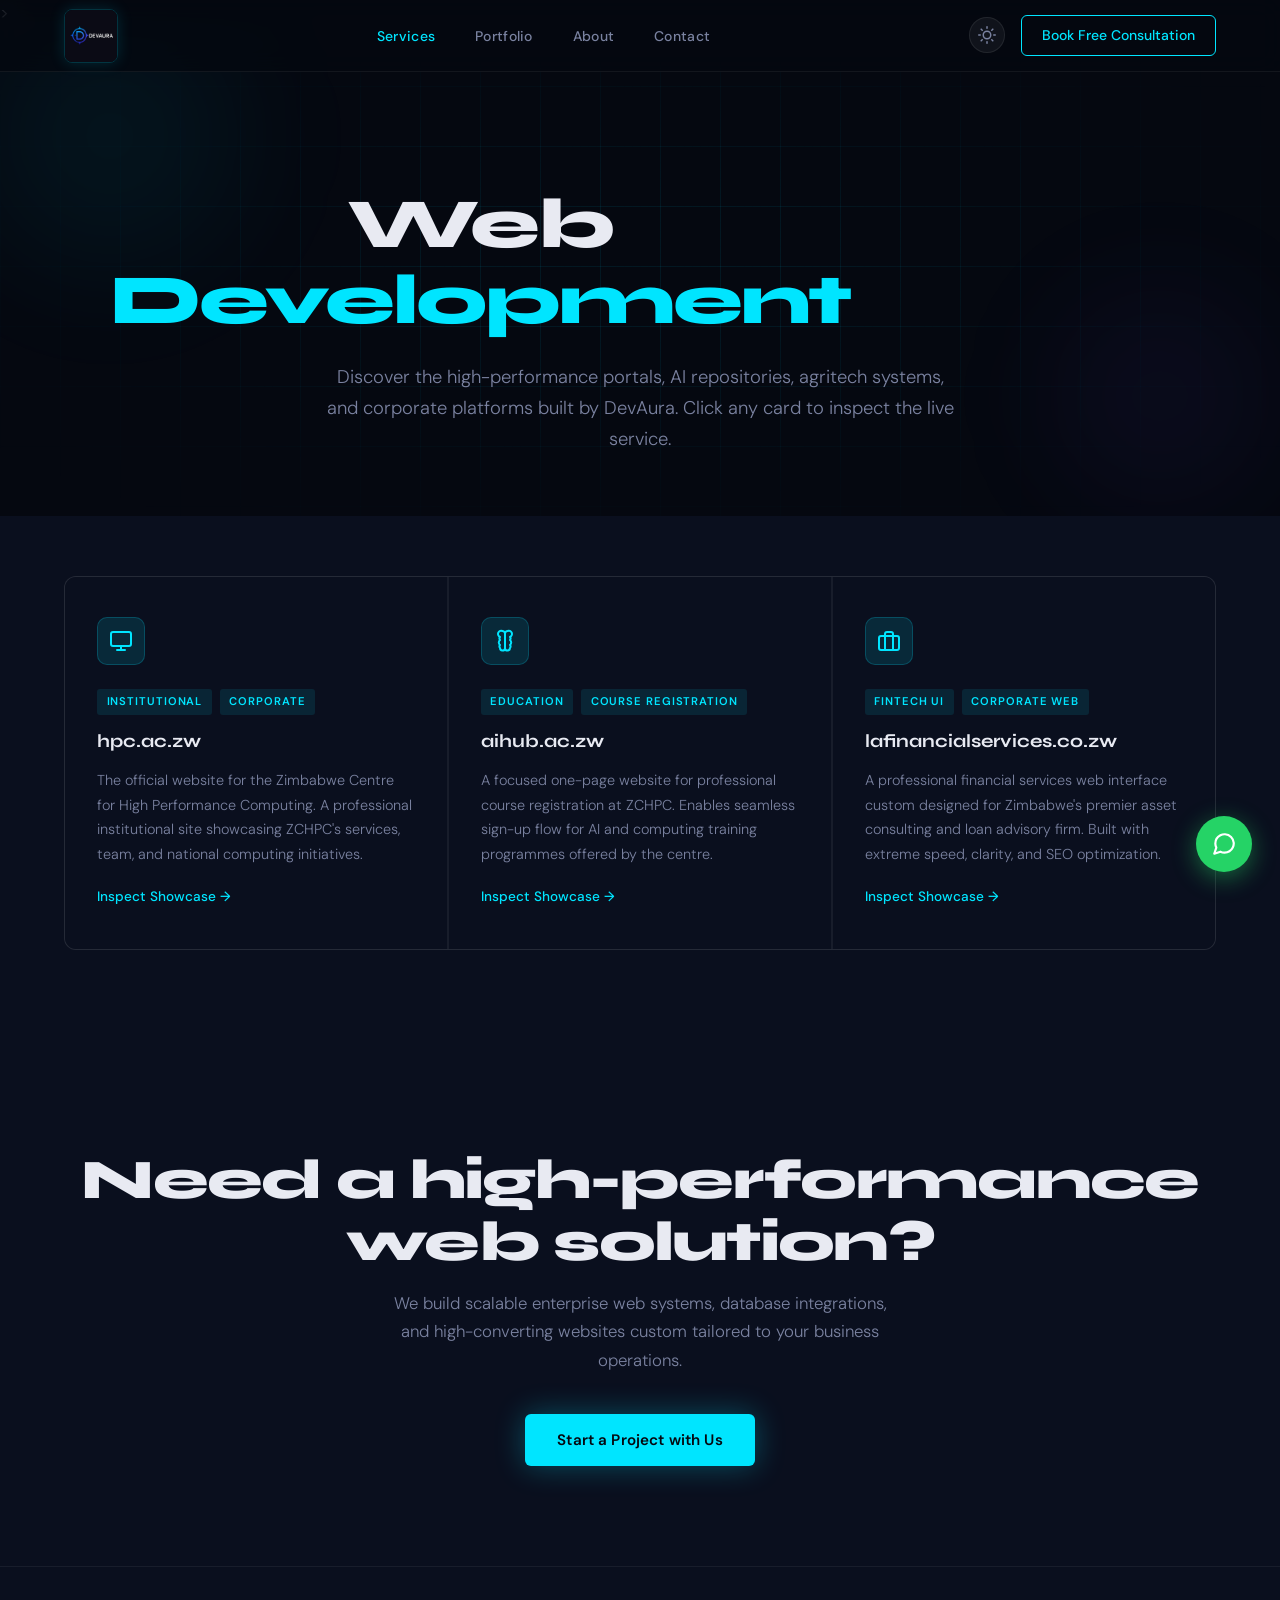
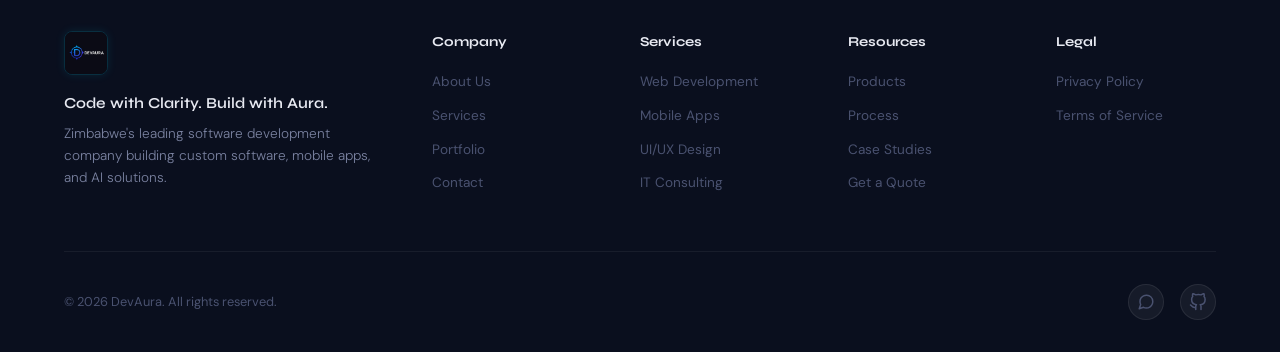
<file: web-development.html>
﻿<!DOCTYPE html>
<html lang="en">

<head>
  <meta charset="UTF-8">
  <meta name="viewport" content="width=device-width, initial-scale=1.0">
  <meta name="description"
    content="Explore DevAura's web development showcase featuring enterprise portals, artificial intelligence hubs, agritech platforms, and high-converting corporate websites in Zimbabwe.">
  <meta name="keywords"
    content="web development Zimbabwe, custom website Harare, enterprise portal, hpc.ac.zw, aihub.ac.zw, lafinancialservices, DevAura web">
  <meta name="author" content="DevAura">
  <meta name="robots" content="index, follow">
  <meta name="theme-color" content="#050810">
  <link rel="canonical" href="https://devaura-hai2.onrender.com/web-development.html">

  <!-- Open Graph -->
  <meta property="og:type" content="website">
  <meta property="og:title" content="Web Development Services - DevAura | Enterprise Websites Zimbabwe">
  <meta property="og:description"
    content="Custom websites and web applications built for performance, SEO, and real business impact in Zimbabwe.">
  <meta property="og:image" content="https://devaura-hai2.onrender.com/assets/logo.jpg">
  <meta property="og:url" content="https://devaura-hai2.onrender.com/web-development.html">
  <meta property="og:locale" content="en_ZW">
  <meta property="og:site_name" content="DevAura">

  <!-- Twitter Card -->
  <meta name="twitter:card" content="summary_large_image">
  <meta name="twitter:title" content="DevAura Web Development - Enterprise Websites Zimbabwe">
  <meta name="twitter:description"
    content="Custom websites built for performance, SEO, and real business impact.">
  <meta name="twitter:image" content="https://devaura-hai2.onrender.com/assets/logo.jpg">>

  <title>Web Development Services - DevAura | Custom Websites & Enterprise Portals | Zimbabwe</title>
  <link rel="preconnect" href="https://fonts.googleapis.com">
  <link rel="preconnect" href="https://fonts.gstatic.com" crossorigin>
  <link
    href="https://fonts.googleapis.com/css2?family=Syne:wght@400;600;700;800&family=DM+Sans:ital,wght@0,300;0,400;0,500;1,300&display=swap&display=swap"
    rel="stylesheet">
  <link rel="icon" type="image/jpeg" href="assets/logo.jpg">
  <link rel="stylesheet" href="css/style.css">
  <link rel="manifest" href="manifest.json">

  <!-- Structured Data (JSON-LD) -->
  <script type="application/ld+json">
  {
    "@context": "https://schema.org",
    "@type": "BreadcrumbList",
    "itemListElement": [
      {
        "@type": "ListItem",
        "position": 1,
        "name": "Home",
        "item": "https://devaura-hai2.onrender.com/"
      },
      {
        "@type": "ListItem",
        "position": 2,
        "name": "Web Development",
        "item": "https://devaura-hai2.onrender.com/web-development.html"
      }
    ]
  }
  </script>
  <script type="application/ld+json">
  {
    "@context": "https://schema.org",
    "@type": "FAQPage",
    "mainEntity": [
      {
        "@type": "Question",
        "name": "What web development technologies do you use?",
        "acceptedAnswer": {
          "@type": "Answer",
          "text": "We specialize in modern web technologies including React, Next.js, Vue.js, TypeScript, Node.js, and cloud platforms like Vercel and Render."
        }
      },
      {
        "@type": "Question",
        "name": "How long does it take to build a website?",
        "acceptedAnswer": {
          "@type": "Answer",
          "text": "Timeline varies based on complexity. Simple websites take 2-4 weeks, while complex enterprise portals may take 8-12 weeks. We provide detailed timelines during consultation."
        }
      },
      {
        "@type": "Question",
        "name": "Do you provide SEO optimization for websites?",
        "acceptedAnswer": {
          "@type": "Answer",
          "text": "Yes, all our websites are built with SEO best practices including proper meta tags, semantic HTML, fast loading speeds, and mobile responsiveness."
        }
      }
    ]
  }
  </script>
</head>

<body>
</div>

  <div class="gradient-bg" id="gradientBg" aria-hidden="true"></div>

  <!-- NAV -->
  <nav>
    <a href="index.html" class="logo"><img src="assets/logo.jpg" alt="DevAura Logo" width="54" height="54"></a>
    <ul class="nav-links" id="navLinks">
      <li><a href="services.html" class="active">Services</a></li>
      <li><a href="portfolio.html">Portfolio</a></li>
      <li><a href="about.html">About</a></li>
      <li><a href="contact.html">Contact</a></li>
    </ul>
    <div class="nav-actions">
      <button class="theme-toggle" id="themeToggle" aria-label="Toggle dark/light mode">
        <svg class="icon-sun" width="18" height="18" viewBox="0 0 24 24" fill="none" stroke="currentColor" stroke-width="2" stroke-linecap="round" stroke-linejoin="round"><circle cx="12" cy="12" r="5"/><line x1="12" y1="1" x2="12" y2="3"/><line x1="12" y1="21" x2="12" y2="23"/><line x1="4.22" y1="4.22" x2="5.64" y2="5.64"/><line x1="18.36" y1="18.36" x2="19.78" y2="19.78"/><line x1="1" y1="12" x2="3" y2="12"/><line x1="21" y1="12" x2="23" y2="12"/><line x1="4.22" y1="19.78" x2="5.64" y2="18.36"/><line x1="18.36" y1="5.64" x2="19.78" y2="4.22"/></svg>
        <svg class="icon-moon" width="18" height="18" viewBox="0 0 24 24" fill="none" stroke="currentColor" stroke-width="2" stroke-linecap="round" stroke-linejoin="round"><path d="M21 12.79A9 9 0 1 1 11.21 3 7 7 0 0 0 21 12.79z"/></svg>
      </button>
      <a href="contact.html" class="btn-quote">Book Free Consultation</a>
    </div>
    <div class="hamburger" id="hamburger" onclick="toggleNav()" aria-label="Toggle navigation menu" role="button" tabindex="0">
      <span></span><span></span><span></span>
    </div>
  </nav>

  <!-- PAGE HEADER -->
  <header class="page-header">
    <div class="hero-grid"></div>
    <div class="orb orb-1"></div>
    <div class="orb orb-2"></div>
    <h1>Web <span class="accent">Development</span></h1>
    <p class="hero-sub">Discover the high-performance portals, AI repositories, agritech systems, and corporate
      platforms built by DevAura. Click any card to inspect the live service.</p>
  </header>

  <!-- WEB SHOWCASE SECTION -->
  <section class="services" style="padding-top: 60px;">
    <div class="services-grid reveal">

      <!-- HPC.AC.ZW -->
      <a href="https://hpc.ac.zw" target="blank" rel="noopener noreferrer" class="service-card">
        <div class="service-icon">
          <svg width="24" height="24" viewBox="0 0 24 24" fill="none" stroke="currentColor" stroke-width="2"
            stroke-linecap="round" stroke-linejoin="round" style="color: var(--cyan);">
            <rect x="2" y="3" width="20" height="14" rx="2" ry="2" />
            <line x1="8" y1="21" x2="16" y2="21" />
            <line x1="12" y1="17" x2="12" y2="21" />
          </svg>
        </div>
        <div class="project-tags" style="margin-bottom: 0.75rem; display: flex; gap: 0.5rem; flex-wrap: wrap;">
          <span class="tag tag-web">Institutional</span>
          <span class="tag tag-web">Corporate</span>
        </div>
        <h3>hpc.ac.zw</h3>
        <p>The official website for the Zimbabwe Centre for High Performance Computing. A professional institutional
          site showcasing ZCHPC's services, team, and national computing initiatives.</p>
        <span class="service-arrow" style="margin-top: 1.25rem; display: inline-block;">Inspect Showcase →</span>
      </a>

      <!-- AIHUB.AC.ZW -->
      <a href="https://aihub.ac.zw" target="blank" rel="noopener noreferrer" class="service-card">
        <div class="service-icon">
          <svg width="24" height="24" viewBox="0 0 24 24" fill="none" stroke="currentColor" stroke-width="2"
            stroke-linecap="round" stroke-linejoin="round" style="color: var(--cyan);">
            <path
              d="M9.5 2A2.5 2.5 0 0 1 12 4.5v15a2.5 2.5 0 0 1-4.96-.44 2.5 2.5 0 0 1 0-3.12 3 3 0 0 1 0-4.88 2.5 2.5 0 0 1 0-3.12A2.5 2.5 0 0 1 9.5 2zM14.5 2A2.5 2.5 0 0 0 12 4.5v15a2.5 2.5 0 0 0 4.96-.44 2.5 2.5 0 0 0 0-3.12 3 3 0 0 0 0-4.88 2.5 2.5 0 0 0 0-3.12A2.5 2.5 0 0 0 14.5 2z" />
          </svg>
        </div>
        <div class="project-tags" style="margin-bottom: 0.75rem; display: flex; gap: 0.5rem; flex-wrap: wrap;">
          <span class="tag tag-web">Education</span>
          <span class="tag tag-web">Course Registration</span>
        </div>
        <h3>aihub.ac.zw</h3>
        <p>A focused one-page website for professional course registration at ZCHPC. Enables seamless sign-up flow
          for AI and computing training programmes offered by the centre.</p>
        <span class="service-arrow" style="margin-top: 1.25rem; display: inline-block;">Inspect Showcase →</span>
      </a>

      <!-- LA FINANCIAL SERVICES -->
      <a href="https://lafinancialservices.co.zw" target="blank" rel="noopener noreferrer" class="service-card">
        <div class="service-icon">
          <svg width="24" height="24" viewBox="0 0 24 24" fill="none" stroke="currentColor" stroke-width="2"
            stroke-linecap="round" stroke-linejoin="round" style="color: var(--cyan);">
            <rect x="2" y="7" width="20" height="14" rx="2" ry="2" />
            <path d="M16 21V5a2 2 0 0 0-2-2h-4a2 2 0 0 0-2 2v16" />
          </svg>
        </div>
        <div class="project-tags" style="margin-bottom: 0.75rem; display: flex; gap: 0.5rem; flex-wrap: wrap;">
          <span class="tag tag-web">FinTech UI</span>
          <span class="tag tag-web">Corporate Web</span>
        </div>
        <h3>lafinancialservices.co.zw</h3>
        <p>A professional financial services web interface custom designed for Zimbabwe's premier asset consulting and
          loan advisory firm. Built with extreme speed, clarity, and SEO optimization.</p>
        <span class="service-arrow" style="margin-top: 1.25rem; display: inline-block;">Inspect Showcase →</span>
      </a>

    </div>
  </section>

  <!-- CTA BANNER -->
  <section class="cta-banner">
    <h2>Need a high-performance web solution?</h2>
    <p>We build scalable enterprise web systems, database integrations, and high-converting websites custom tailored to
      your business operations.</p>
    <a href="contact.html" class="btn-primary">Start a Project with Us</a>
  </section>

  <!-- FOOTER -->
  <footer class="footer">
    <div class="footer-grid">
      <div class="footer-brand">
        <a href="index.html" class="logo"><img src="assets/logo.jpg" alt="DevAura Logo" width="44" height="44"></a>
        <p class="footer-tagline">Code with Clarity. Build with Aura.</p>
        <p class="footer-desc">Zimbabwe's leading software development company building custom software, mobile apps, and AI solutions.</p>
      </div>
      <div class="footer-col">
        <h4>Company</h4>
        <ul>
          <li><a href="about.html">About Us</a></li>
          <li><a href="services.html">Services</a></li>
          <li><a href="portfolio.html">Portfolio</a></li>
          <li><a href="contact.html">Contact</a></li>
        </ul>
      </div>
      <div class="footer-col">
        <h4>Services</h4>
        <ul>
          <li><a href="web-development.html">Web Development</a></li>
          <li><a href="mobile-development.html">Mobile Apps</a></li>
          <li><a href="graphics-design.html">UI/UX Design</a></li>
          <li><a href="software-consulting.html">IT Consulting</a></li>
        </ul>
      </div>
      <div class="footer-col">
        <h4>Resources</h4>
        <ul>
          <li><a href="portfolio.html#products">Products</a></li>
          <li><a href="about.html#process">Process</a></li>
          <li><a href="portfolio.html">Case Studies</a></li>
          <li><a href="contact.html">Get a Quote</a></li>
        </ul>
      </div>
      <div class="footer-col">
        <h4>Legal</h4>
        <ul>
          <li><a href="#">Privacy Policy</a></li>
          <li><a href="#">Terms of Service</a></li>
        </ul>
      </div>
    </div>
    <div class="footer-bottom">
      <p class="footer-copy">&copy; 2026 DevAura. All rights reserved.</p>
      <div class="footer-social">
        <a href="https://wa.me/263715503026" target="_blank" rel="noopener noreferrer" aria-label="WhatsApp">
          <svg width="18" height="18" viewBox="0 0 24 24" fill="none" stroke="currentColor" stroke-width="2" stroke-linecap="round" stroke-linejoin="round"><path d="M21 11.5a8.38 8.38 0 0 1-.9 3.8 8.5 8.5 0 0 1-7.6 4.7 8.38 8.38 0 0 1-3.8-.9L3 21l1.9-5.7a8.38 8.38 0 0 1-.9-3.8 8.5 8.5 0 0 1 4.7-7.6 8.38 8.38 0 0 1 3.8-.9h.5a8.48 8.48 0 0 1 8 8v.5z"/></svg>
        </a>
        <a href="https://github.com/finesser1408" target="_blank" rel="noopener noreferrer" aria-label="GitHub">
          <svg width="18" height="18" viewBox="0 0 24 24" fill="none" stroke="currentColor" stroke-width="2" stroke-linecap="round" stroke-linejoin="round"><path d="M9 19c-5 1.5-5-2.5-7-3m14 6v-3.87a3.37 3.37 0 0 0-.94-2.61c3.14-.35 6.44-1.54 6.44-7A5.44 5.44 0 0 0 20 4.77 5.07 5.07 0 0 0 19.91 1S18.73.65 16 2.48a13.38 13.38 0 0 0-7 0C6.27.65 5.09 1 5.09 1A5.07 5.07 0 0 0 5 4.77a5.44 5.44 0 0 0-1.5 3.78c0 5.42 3.3 6.61 6.44 7A3.37 3.37 0 0 0 9 18.13V22"/></svg>
        </a>
      </div>
    </div>
  </footer>

  <!-- WhatsApp Float -->
  <div class="whatsapp-container">
    <div class="whatsapp-menu" id="waMenu">
      <a href="https://wa.me/263715503026" target="_blank" rel="noopener noreferrer" class="wa-contact-link">
        <svg width="18" height="18" viewBox="0 0 24 24" fill="none" stroke="currentColor" stroke-width="2"
          stroke-linecap="round" stroke-linejoin="round">
          <path
            d="M21 11.5a8.38 8.38 0 0 1-.9 3.8 8.5 8.5 0 0 1-7.6 4.7 8.38 8.38 0 0 1-3.8-.9L3 21l1.9-5.7a8.38 8.38 0 0 1-.9-3.8 8.5 8.5 0 0 1 4.7-7.6 8.38 8.38 0 0 1 3.8-.9h.5a8.48 8.48 0 0 1 8 8v.5z" />
        </svg>
        Contact Tavonga
      </a>
      <a href="https://wa.me/263781188863" target="_blank" rel="noopener noreferrer" class="wa-contact-link">
        <svg width="18" height="18" viewBox="0 0 24 24" fill="none" stroke="currentColor" stroke-width="2"
          stroke-linecap="round" stroke-linejoin="round">
          <path
            d="M21 11.5a8.38 8.38 0 0 1-.9 3.8 8.5 8.5 0 0 1-7.6 4.7 8.38 8.38 0 0 1-3.8-.9L3 21l1.9-5.7a8.38 8.38 0 0 1-.9-3.8 8.5 8.5 0 0 1 4.7-7.6 8.38 8.38 0 0 1 3.8-.9h.5a8.48 8.48 0 0 1 8 8v.5z" />
        </svg>
        Contact Daryl
      </a>
    </div>
    <button class="whatsapp-float-btn" id="waFloatBtn" aria-label="Open WhatsApp Contact Menu">
      <svg width="26" height="26" viewBox="0 0 24 24" fill="none" stroke="currentColor" stroke-width="2"
        stroke-linecap="round" stroke-linejoin="round">
        <path
          d="M21 11.5a8.38 8.38 0 0 1-.9 3.8 8.5 8.5 0 0 1-7.6 4.7 8.38 8.38 0 0 1-3.8-.9L3 21l1.9-5.7a8.38 8.38 0 0 1-.9-3.8 8.5 8.5 0 0 1 4.7-7.6 8.38 8.38 0 0 1 3.8-.9h.5a8.48 8.48 0 0 1 8 8v.5z" />
      </svg>
    </button>
  </div>

  <script src="js/script.js"></script>
</body>

</html>
</file>
<file: css/style.css>
*, *::before, *::after { margin: 0; padding: 0; box-sizing: border-box; }

/* Skip Link for Accessibility */
.skip-link {
  position: absolute;
  top: -40px;
  left: 0;
  background: var(--cyan);
  color: var(--bg);
  padding: 8px 16px;
  z-index: 100000;
  text-decoration: none;
  font-weight: 600;
  transition: top 0.3s;
}
.skip-link:focus {
  top: 0;
}

:root {
  --bg: #050810;
  --bg2: #0a0f1e;
  --bg3: #0f1628;
  --cyan: #00e5ff;
  --cyan-dim: rgba(0,229,255,0.12);
  --cyan-glow: rgba(0,229,255,0.25);
  --violet: #7c5cfc;
  --violet-dim: rgba(124,92,252,0.12);
  --text: #e8eaf2;
  --text-muted: #7a82a0;
  --text-dim: #4a5270;
  --border: rgba(255,255,255,0.06);
  --border-hover: rgba(0,229,255,0.3);
  --card-bg: rgba(255,255,255,0.03);
  --glass: rgba(255,255,255,0.05);
  --glass-border: rgba(255,255,255,0.08);
  --font-head: 'Syne', sans-serif;
  --font-body: 'DM Sans', sans-serif;
  --radius: 12px;
  --radius-sm: 6px;
  --radius-lg: 20px;
  --shadow-sm: 0 4px 12px rgba(0,0,0,0.3);
  --shadow-md: 0 12px 40px rgba(0,0,0,0.4);
  --shadow-lg: 0 20px 60px rgba(0,0,0,0.5);
  --transition: 0.3s cubic-bezier(0.4, 0, 0.2, 1);
}

/* Light mode */
body.light {
  --bg: #f5f7fa;
  --bg2: #ffffff;
  --bg3: #eef1f6;
  --text: #1a1d2e;
  --text-muted: #5a6078;
  --text-dim: #8a90a8;
  --border: rgba(0,0,0,0.08);
  --border-hover: rgba(0,229,255,0.4);
  --card-bg: rgba(0,0,0,0.02);
  --glass: rgba(255,255,255,0.7);
  --glass-border: rgba(0,0,0,0.06);
  --cyan-dim: rgba(0,229,255,0.08);
  --violet-dim: rgba(124,92,252,0.08);
}

html { scroll-behavior: smooth; }

body {
  background: var(--bg);
  color: var(--text);
  font-family: var(--font-body);
  font-size: 16px;
  line-height: 1.6;
  overflow-x: hidden;
  transition: background var(--transition), color var(--transition);
}

/* ═══════════ LOADING SCREEN ═══════════ */
.loading-screen { display: none !important; }
.spinner {
  width: 40px; height: 40px;
  border: 3px solid rgba(0,229,255,0.12);
  border-top-color: var(--cyan);
  border-radius: 50%;
  animation: spin 0.9s linear infinite;
}
@keyframes spin { to { transform: rotate(360deg); } }
@keyframes fadeInUp {
  from { opacity: 0; transform: translateY(12px); }
  to { opacity: 1; transform: translateY(0); }
}
/* Success Overlay (contact form) */
.success-overlay {
  position: fixed; inset: 0;
  background: rgba(5,8,16,0.92); z-index: 10001;
  display: flex; align-items: center; justify-content: center;
  opacity: 0; visibility: hidden;
  transition: opacity 0.3s ease, visibility 0.3s ease;
}
body.light .success-overlay { background: rgba(245,247,250,0.95); }
.success-overlay.active { opacity: 1; visibility: visible; }
.success-content { display: flex; flex-direction: column; align-items: center; gap: 1rem; text-align: center; padding: 2rem; }
.success-icon { color: var(--cyan); }
.success-text { display: flex; flex-direction: column; gap: 0.25rem; }
.success-line { font-family: var(--font-head); font-size: 1.25rem; font-weight: 700; }
.success-line:first-child { color: var(--cyan); }
.success-line:last-child { color: var(--text); }
.page-transition {
  position: fixed; inset: 0;
  background: var(--bg); z-index: 9999;
  opacity: 0; visibility: hidden;
  transition: opacity 0.2s ease, visibility 0.2s ease;
  pointer-events: none;
}
.page-transition.active { opacity: 1; visibility: visible; }
.page-transition .spinner {
  position: absolute; top: 50%; left: 50%;
  margin: -20px 0 0 -20px;
}

/* ═══════════ CURSOR & GRADIENT ═══════════ */
.gradient-bg {
  position: fixed; inset: 0; z-index: 0;
  --mouse-x: 50%; --mouse-y: 50%;
  background:
    radial-gradient(ellipse 80% 50% at var(--mouse-x) var(--mouse-y), rgba(0,229,255,0.07) 0%, transparent 50%),
    radial-gradient(ellipse 60% 40% at calc(100% - var(--mouse-x)) calc(100% - var(--mouse-y)), rgba(124,92,252,0.05) 0%, transparent 50%);
  pointer-events: none;
  contain: strict;
  will-change: auto;
}
.cursor, .cursor-ring { display: none !important; }

/* Noise texture overlay (disabled for performance) */
body::before { content: none; }

/* ═══════════ NAV ═══════════ */
nav {
  position: fixed; top: 0; left: 0; right: 0; z-index: 100;
  padding: 0 5%; height: 72px;
  display: flex; align-items: center; justify-content: space-between;
  background: rgba(5,8,16,0.92);
  border-bottom: 1px solid var(--border);
  transition: background var(--transition);
}
body.light nav { background: rgba(245,247,250,0.95); }
@media (hover: hover) and (pointer: fine) {
  nav { background: rgba(5,8,16,0.78); -webkit-backdrop-filter: blur(12px); backdrop-filter: blur(12px); }
  body.light nav { background: rgba(245,247,250,0.84); }
}

.logo {
  font-family: var(--font-head); font-size: 1.5rem; font-weight: 800;
  letter-spacing: -0.02em; text-decoration: none; color: var(--text);
  display: flex; align-items: center;
}
.logo span { color: var(--cyan); }
.logo img {
  height: 54px; width: auto; display: block; border-radius: 8px;
  border: 1px solid rgba(0,229,255,0.2);
  box-shadow: 0 0 15px rgba(0,229,255,0.15);
  transition: transform 0.25s ease, box-shadow 0.25s ease, filter 0.25s ease, border-color 0.25s ease;
}
.logo:hover img {
  transform: scale(1.03); filter: brightness(1.1);
  border-color: rgba(0,229,255,0.5); box-shadow: 0 0 25px rgba(0,229,255,0.35);
}
footer .logo img { height: 44px; border-color: rgba(0,229,255,0.15); box-shadow: 0 0 10px rgba(0,229,255,0.1); }

.nav-links { display: flex; gap: 2.5rem; list-style: none; }
.nav-links a {
  color: var(--text-muted); text-decoration: none;
  font-size: 0.875rem; font-weight: 500; letter-spacing: 0.02em;
  transition: color 0.2s;
}
.nav-links a:hover, .nav-links a.active { color: var(--text); }
.nav-links a.active { color: var(--cyan); }

.nav-actions { display: flex; align-items: center; gap: 1rem; }

.theme-toggle {
  background: var(--glass); border: 1px solid var(--glass-border);
  border-radius: 50%; width: 36px; height: 36px;
  display: flex; align-items: center; justify-content: center;
  cursor: pointer; transition: all var(--transition); color: var(--text-muted);
}
.theme-toggle:hover { border-color: var(--border-hover); color: var(--cyan); }
.icon-moon { display: none; }
body.light .icon-sun { display: none; }
body.light .icon-moon { display: block; }

/* Light mode form elements */
body.light .form-group input,
body.light .form-group select,
body.light .form-group textarea {
  background: rgba(0,0,0,0.03); border-color: rgba(0,0,0,0.12);
}
body.light .form-group input:focus,
body.light .form-group select:focus,
body.light .form-group textarea:focus {
  background: rgba(0,229,255,0.04); border-color: rgba(0,229,255,0.5);
}
body.light .form-group select option { background: #ffffff; color: #1a1d2e; }
body.light .calc-group select {
  background: rgba(0,0,0,0.03); border-color: rgba(0,0,0,0.12);
}
body.light .calc-group select:focus {
  background: rgba(0,229,255,0.04); border-color: rgba(0,229,255,0.5);
}
body.light .calc-group select option { background: #ffffff; color: #1a1d2e; }
body.light .calc-check {
  background: rgba(0,0,0,0.02); border-color: rgba(0,0,0,0.1);
}

.btn-quote {
  background: transparent; border: 1px solid var(--cyan); color: var(--cyan);
  padding: 0.5rem 1.25rem; border-radius: var(--radius-sm);
  font-family: var(--font-body); font-size: 0.875rem; font-weight: 500;
  cursor: pointer; text-decoration: none; transition: all 0.25s;
  position: relative; overflow: hidden; z-index: 1;
}
.btn-quote::before {
  content: ''; position: absolute; inset: 0;
  background: var(--cyan); transform: translateX(-100%); transition: transform 0.25s; z-index: -1;
}
.btn-quote:hover { color: var(--bg); }
.btn-quote:hover::before { transform: translateX(0); }

.hamburger { display: none; flex-direction: column; gap: 5px; cursor: pointer; padding: 4px; }
.hamburger span { display: block; width: 24px; height: 1.5px; background: var(--text); transition: 0.3s; }

/* ═══════════ HERO ═══════════ */
.hero {
  min-height: 100vh;
  display: flex; flex-direction: column; justify-content: center; align-items: center;
  text-align: center; padding: 120px 5% 80px;
  position: relative; overflow: hidden;
}
.hero-grid {
  position: absolute; inset: 0;
  background-image:
    linear-gradient(rgba(0,229,255,0.04) 1px, transparent 1px),
    linear-gradient(90deg, rgba(0,229,255,0.04) 1px, transparent 1px);
  background-size: 60px 60px;
  -webkit-mask-image: radial-gradient(ellipse 80% 80% at 50% 50%, black 20%, transparent 80%);
  mask-image: radial-gradient(ellipse 80% 80% at 50% 50%, black 20%, transparent 80%);
  animation: gridPulse 8s ease-in-out infinite;
}
@keyframes gridPulse { 0%,100%{opacity:0.6} 50%{opacity:1} }

.orb { position: absolute; border-radius: 50%; filter: blur(56px); pointer-events: none; opacity: 0.65; }
.orb-1 {
  width: 420px; height: 420px;
  background: radial-gradient(circle, rgba(0,229,255,0.12) 0%, transparent 70%);
  top: -100px; left: -100px;
  transform: translateZ(0);
}
.orb-2 {
  width: 340px; height: 340px;
  background: radial-gradient(circle, rgba(124,92,252,0.12) 0%, transparent 70%);
  bottom: -50px; right: -50px;
  transform: translateZ(0);
}
@media (prefers-reduced-motion: no-preference) and (hover: hover) and (pointer: fine) {
  .orb-1 { animation: orbFloat1 14s ease-in-out infinite; will-change: transform; }
  .orb-2 { animation: orbFloat2 12s ease-in-out infinite; will-change: transform; }
}
@keyframes orbFloat1 { 0%,100%{transform:translate(0,0)} 50%{transform:translate(24px,18px)} }
@keyframes orbFloat2 { 0%,100%{transform:translate(0,0)} 50%{transform:translate(-18px,-24px)} }


h1 {
  font-family: var(--font-head);
  font-size: clamp(2.4rem, 5.5vw, 4.5rem);
  font-weight: 800; line-height: 1.08; letter-spacing: -0.03em;
  max-width: 960px; animation: fadeUp 0.8s 0.15s ease both;
}
h1 .accent { color: var(--cyan); }
h1 .accent-v { color: var(--violet); }

.hero-sub {
  font-size: clamp(1rem, 1.8vw, 1.15rem);
  color: var(--text-muted); max-width: 640px;
  margin: 1.5rem auto 0; font-weight: 300;
  animation: fadeUp 0.8s 0.3s ease both; line-height: 1.7;
}

.hero-ctas {
  display: flex; gap: 1rem; flex-wrap: wrap; justify-content: center;
  margin-top: 2.5rem; animation: fadeUp 0.8s 0.45s ease both;
}

.btn-primary {
  background: var(--cyan); color: var(--bg);
  padding: 0.85rem 2rem; border-radius: var(--radius-sm);
  font-family: var(--font-body); font-size: 0.95rem; font-weight: 600;
  text-decoration: none; cursor: pointer; transition: all 0.25s;
  box-shadow: 0 0 30px rgba(0,229,255,0.3); letter-spacing: 0.01em;
  display: inline-flex; align-items: center; justify-content: center;
}
.btn-primary:hover {
  box-shadow: 0 0 50px rgba(0,229,255,0.5); transform: translateY(-2px);
}

.btn-secondary {
  background: transparent; color: var(--text);
  padding: 0.85rem 2rem; border-radius: var(--radius-sm);
  border: 1px solid var(--border);
  font-family: var(--font-body); font-size: 0.95rem; font-weight: 400;
  text-decoration: none; cursor: pointer; transition: all 0.25s;
  display: inline-flex; align-items: center; justify-content: center;
}
.btn-secondary:hover { border-color: var(--border-hover); background: var(--cyan-dim); }

/* Hero Trust Indicators */
.hero-trust {
  margin-top: 2.5rem; animation: fadeUp 0.8s 0.55s ease both;
  text-align: center;
}
.trust-label {
  font-size: 0.75rem; color: var(--text-dim);
  letter-spacing: 0.1em; text-transform: uppercase;
  margin-bottom: 0.75rem; font-weight: 500;
}
.trust-logos {
  display: flex; gap: 1.5rem; justify-content: center; flex-wrap: wrap;
}
.trust-item {
  font-family: var(--font-head); font-size: 0.85rem; font-weight: 700;
  color: var(--text-dim); letter-spacing: 0.05em;
  padding: 0.4rem 1rem; border: 1px solid var(--border);
  border-radius: 100px; background: var(--card-bg);
  transition: color 0.2s, border-color 0.2s;
}
.trust-item:hover { color: var(--text-muted); border-color: var(--border-hover); }

.hero-stats {
  display: flex; gap: 2.5rem; flex-wrap: wrap; justify-content: center;
  margin-top: 3rem; padding-top: 2.5rem;
  border-top: 1px solid var(--border);
  animation: fadeUp 0.8s 0.65s ease both;
}
.stat-item { text-align: center; }
.stat-num {
  font-family: var(--font-head); font-size: 2rem; font-weight: 800;
  color: var(--cyan); display: inline; letter-spacing: -0.02em;
}
.stat-suffix {
  font-family: var(--font-head); font-size: 1.5rem; font-weight: 800;
  color: var(--cyan);
}
.stat-label {
  font-size: 0.8rem; color: var(--text-dim);
  letter-spacing: 0.05em; text-transform: uppercase; font-weight: 500;
  display: block; margin-top: 0.25rem;
}

@keyframes fadeUp {
  from { opacity: 0; transform: translateY(24px); }
  to { opacity: 1; transform: translateY(0); }
}

/* ═══════════ SECTION SHARED ═══════════ */
section { padding: 100px 5%; position: relative; z-index: 2; }
@supports (content-visibility: auto) {
  .services, .why, .tech-stack, .portfolio, .products, .calculator, .process, .testimonials, .contact, .graphics-section, .graphics-preview {
    content-visibility: auto;
    contain-intrinsic-size: 1px 800px;
  }
}
.section-label {
  font-size: 0.7rem; letter-spacing: 0.2em; text-transform: uppercase;
  color: var(--cyan); font-weight: 600; margin-bottom: 0.75rem;
}
.section-title {
  font-family: var(--font-head);
  font-size: clamp(2rem, 4vw, 3rem); font-weight: 800;
  letter-spacing: -0.025em; line-height: 1.1;
}
.section-sub {
  color: var(--text-muted); max-width: 520px;
  margin-top: 0.75rem; font-weight: 300; font-size: 1.05rem; line-height: 1.7;
}
.section-head { margin-bottom: 3.5rem; }

/* Page header */
.page-header {
  padding-top: 160px; padding-bottom: 60px;
  text-align: center; position: relative; overflow: hidden; background: var(--bg);
}
.page-header::before {
  content: ''; position: absolute; inset: 0;
  background-image:
    linear-gradient(rgba(0,229,255,0.04) 1px, transparent 1px),
    linear-gradient(90deg, rgba(0,229,255,0.04) 1px, transparent 1px);
  background-size: 60px 60px;
  -webkit-mask-image: radial-gradient(ellipse 60% 60% at 50% 50%, black 20%, transparent 80%);
  mask-image: radial-gradient(ellipse 60% 60% at 50% 50%, black 20%, transparent 80%);
}

/* ═══════════ SERVICES ═══════════ */
.services { background: var(--bg2); }
.services-grid {
  display: grid;
  grid-template-columns: repeat(auto-fit, minmax(min(280px, 100%), 1fr));
  gap: 1.5px; background: var(--border);
  border: 1px solid var(--border); border-radius: var(--radius); overflow: hidden;
}
.service-card {
  background: var(--bg2); padding: 2.5rem 2rem;
  transition: background 0.3s, transform 0.3s, box-shadow 0.3s, z-index 0s;
  position: relative; overflow: hidden; text-decoration: none; color: inherit;
  display: block; z-index: 1;
}
.service-card::after {
  content: ''; position: absolute; inset: 0;
  background: linear-gradient(135deg, var(--cyan-dim), transparent);
  opacity: 0; transition: opacity 0.3s;
}
.service-card:hover {
  background: var(--bg3); transform: translateY(-8px) scale(1.02) translateZ(0);
  box-shadow: 0 20px 60px rgba(0,229,255,0.3), 0 0 0 1px rgba(0,229,255,0.2);
  z-index: 10;
}
.service-card:hover::after { opacity: 1; }

.service-icon {
  width: 48px; height: 48px;
  display: flex; align-items: center; justify-content: center;
  background: var(--cyan-dim); border: 1px solid rgba(0,229,255,0.2);
  border-radius: 10px; margin-bottom: 1.5rem;
  position: relative; z-index: 1; transition: all 0.3s;
}
.service-card:hover .service-icon {
  background: rgba(0,229,255,0.2); border-color: rgba(0,229,255,0.4);
}
.service-card h3 {
  font-family: var(--font-head); font-size: 1.15rem; font-weight: 700;
  margin-bottom: 0.75rem; position: relative; z-index: 1;
}
.service-card p {
  color: var(--text-muted); font-size: 0.9rem; line-height: 1.7;
  font-weight: 300; position: relative; z-index: 1;
}
.service-features {
  list-style: none; margin-top: 1rem; padding: 0;
  position: relative; z-index: 1;
}
.service-features li {
  font-size: 0.82rem; color: var(--text-muted); padding: 0.25rem 0;
  padding-left: 1.2rem; position: relative;
}
.service-features li::before {
  content: '→'; position: absolute; left: 0; color: var(--cyan);
  font-size: 0.75rem;
}
.service-arrow {
  display: inline-block; margin-top: 1.25rem; color: var(--cyan);
  font-size: 0.85rem; font-weight: 500;
  position: relative; z-index: 1; transition: transform 0.2s;
}
.service-card:hover .service-arrow { transform: translateX(4px); }

/* ═══════════ WHY US ═══════════ */
.why { background: var(--bg2); }
.why-grid {
  display: grid; grid-template-columns: repeat(3, 1fr);
  gap: 1.5px; background: var(--border);
  border: 1px solid var(--border); border-radius: var(--radius); overflow: hidden;
}
.why-item {
  background: var(--bg2); padding: 2.5rem;
  display: flex; gap: 1.25rem; transition: background 0.3s;
}
.why-item:hover { background: var(--bg3); }
.why-icon {
  width: 48px; height: 48px;
  display: flex; align-items: center; justify-content: center;
  background: var(--cyan-dim); border: 1px solid rgba(0,229,255,0.2);
  border-radius: 10px; flex-shrink: 0;
  color: var(--cyan); transition: all 0.3s;
}
.why-item:hover .why-icon {
  background: rgba(0,229,255,0.2); border-color: rgba(0,229,255,0.4);
}
.why-text h3 {
  font-family: var(--font-head); font-size: 1.05rem; font-weight: 700;
  margin-bottom: 0.5rem;
}
.why-text p { color: var(--text-muted); font-size: 0.9rem; font-weight: 300; line-height: 1.7; }

/* ═══════════ TECH STACK ═══════════ */
.tech-stack { background: var(--bg); }
.tech-filters {
  display: flex; gap: 0.75rem; flex-wrap: wrap; margin-bottom: 2rem;
}
.tech-filter {
  background: var(--glass); border: 1px solid var(--glass-border);
  color: var(--text-muted); padding: 0.5rem 1.25rem;
  border-radius: 100px; font-family: var(--font-body);
  font-size: 0.85rem; font-weight: 500; cursor: pointer;
  transition: all var(--transition);
}
.tech-filter:hover, .tech-filter.active {
  background: var(--cyan-dim); border-color: rgba(0,229,255,0.3);
  color: var(--cyan);
}
.tech-grid {
  display: grid;
  grid-template-columns: repeat(auto-fill, minmax(130px, 1fr));
  gap: 1rem;
}
.tech-card {
  background: var(--glass); border: 1px solid var(--glass-border);
  border-radius: var(--radius); padding: 1.5rem 1rem;
  display: flex; flex-direction: column; align-items: center; gap: 0.75rem;
  transition: all var(--transition); cursor: pointer;
  text-align: center;
}
.tech-card:hover {
  border-color: var(--border-hover); transform: translateY(-4px);
  box-shadow: var(--shadow-md);
}
.tech-card.hidden { display: none; }
.tech-logo {
  font-size: 1.75rem; width: 48px; height: 48px;
  display: flex; align-items: center; justify-content: center;
  background: var(--cyan-dim); border-radius: 10px;
  font-weight: 700; font-family: var(--font-head);
  transition: all 0.3s; color: var(--text-muted);
}
.tech-card:hover .tech-logo { background: rgba(0,229,255,0.2); }
.tech-name { font-size: 0.82rem; font-weight: 500; color: var(--text-muted); }

/* ═══════════ PORTFOLIO ═══════════ */
.portfolio { background: var(--bg); }
.portfolio-filters {
  display: flex; gap: 0.75rem; flex-wrap: wrap; margin-bottom: 2rem;
}
.portfolio-filter {
  background: var(--glass); border: 1px solid var(--glass-border);
  color: var(--text-muted); padding: 0.5rem 1.25rem;
  border-radius: 100px; font-family: var(--font-body);
  font-size: 0.85rem; font-weight: 500; cursor: pointer;
  transition: all var(--transition);
}
.portfolio-filter:hover, .portfolio-filter.active {
  background: var(--cyan-dim); border-color: rgba(0,229,255,0.3);
  color: var(--cyan);
}
.portfolio-grid {
  display: grid;
  grid-template-columns: repeat(auto-fit, minmax(min(340px, 100%), 1fr));
  gap: 1.5rem;
}
.project-card {
  background: var(--card-bg); border: 1px solid var(--border);
  border-radius: var(--radius); overflow: hidden;
  transition: transform 0.3s, border-color 0.3s, box-shadow 0.3s, z-index 0s;
  position: relative; z-index: 1;
}
.project-card:hover {
  transform: translateY(-8px) scale(1.01);
  border-color: rgba(0,229,255,0.25);
  box-shadow: 0 20px 60px rgba(0,229,255,0.3), 0 0 0 1px rgba(0,229,255,0.2);
  z-index: 10;
}
.project-card.hidden { display: none; }
.project-thumb {
  height: 180px; display: flex; align-items: center; justify-content: center;
  position: relative; overflow: hidden;
}
.project-thumb.web { background: linear-gradient(135deg, #0a1628, #0f2040); }
.project-thumb.mobile-1 { background: linear-gradient(135deg, #0d1020, #1a0d2e); }
.project-thumb.mobile-2 { background: linear-gradient(135deg, #0d1a10, #0a2818); }
.project-thumb.coming { background: linear-gradient(135deg, #1a1020, #0d0a18); }

.mock-phone {
  width: 80px; height: 130px;
  border: 2px solid rgba(255,255,255,0.15); border-radius: 14px;
  background: rgba(255,255,255,0.05);
  display: flex; align-items: center; justify-content: center;
  position: relative;
}
.mock-phone::before {
  content: ''; position: absolute; top: 8px;
  width: 28px; height: 4px; background: rgba(255,255,255,0.15); border-radius: 4px;
}
.mock-browser {
  width: 130px; height: 90px;
  border: 1.5px solid rgba(255,255,255,0.15); border-radius: 8px;
  background: rgba(255,255,255,0.03); position: relative; overflow: hidden;
}
.mock-browser::before {
  content: '● ● ●'; font-size: 0.45rem; letter-spacing: 2px;
  color: rgba(255,255,255,0.3); display: block;
  background: rgba(255,255,255,0.05); padding: 5px 8px;
  border-bottom: 1px solid rgba(255,255,255,0.08);
}
.mock-browser-content { padding: 10px 8px; display: flex; flex-direction: column; gap: 4px; }
.mock-line { height: 4px; border-radius: 2px; background: rgba(255,255,255,0.1); }
.mock-line.short { width: 60%; }
.mock-line.accent { background: rgba(0,229,255,0.3); width: 40%; }

.project-info { padding: 1.5rem; }
.project-tags { display: flex; gap: 0.5rem; flex-wrap: wrap; margin-bottom: 0.75rem; }
.tag {
  font-size: 0.7rem; font-weight: 600; letter-spacing: 0.08em;
  text-transform: uppercase; padding: 0.25rem 0.6rem; border-radius: 3px;
}
.tag-web { background: rgba(0,229,255,0.1); color: var(--cyan); }
.tag-mobile { background: rgba(124,92,252,0.15); color: #a78bfa; }
.tag-soon { background: rgba(255,180,0,0.1); color: #fbbf24; }
.tag-ai { background: rgba(0,229,255,0.1); color: var(--cyan); }

.project-info h3 {
  font-family: var(--font-head); font-size: 1.15rem; font-weight: 700;
  margin-bottom: 0.75rem;
}

/* Case study */
.case-study { margin-bottom: 1rem; }
.case-label {
  font-size: 0.75rem; font-weight: 600; color: var(--cyan);
  text-transform: uppercase; letter-spacing: 0.08em;
  margin-top: 0.5rem;
}
.case-study p {
  color: var(--text-muted); font-size: 0.85rem; line-height: 1.6; font-weight: 300;
}

.project-tech {
  display: flex; gap: 0.5rem; flex-wrap: wrap; margin-bottom: 1rem;
}
.project-tech span {
  font-size: 0.72rem; padding: 0.2rem 0.6rem;
  background: var(--glass); border: 1px solid var(--glass-border);
  border-radius: 100px; color: var(--text-dim); font-weight: 500;
}

.project-link {
  display: inline-flex; align-items: center; gap: 6px;
  margin-top: 0.5rem; color: var(--cyan); text-decoration: none;
  font-size: 0.85rem; font-weight: 500; transition: gap 0.2s;
}
.project-link:hover { gap: 10px; }

.coming-badge {
  position: absolute; top: 14px; right: 14px;
  background: rgba(251,191,36,0.15); border: 1px solid rgba(251,191,36,0.3);
  color: #fbbf24; font-size: 0.65rem; font-weight: 700;
  letter-spacing: 0.12em; text-transform: uppercase;
  padding: 0.3rem 0.7rem; border-radius: 3px;
}
.blur-overlay {
  position: absolute; inset: 0;
  -webkit-backdrop-filter: blur(2px);
  backdrop-filter: blur(2px);
  background: rgba(5,8,16,0.3); display: flex;
  align-items: center; justify-content: center;
}

/* ═══════════ PRODUCTS ═══════════ */
.products { background: var(--bg2); }
.products-grid {
  display: grid;
  grid-template-columns: repeat(auto-fit, minmax(min(260px, 100%), 1fr));
  gap: 1.5rem;
}
.product-card {
  background: var(--card-bg); border: 1px solid var(--border);
  border-radius: var(--radius); padding: 2rem;
  transition: transform 0.3s, border-color 0.3s, box-shadow 0.3s, z-index 0s;
  position: relative; z-index: 1;
  display: flex; flex-direction: column;
}
.product-card:hover {
  transform: translateY(-6px); border-color: rgba(0,229,255,0.25);
  box-shadow: 0 20px 60px rgba(0,229,255,0.2); z-index: 10;
}
.product-icon {
  font-size: 2.5rem; margin-bottom: 1rem;
  width: 56px; height: 56px;
  display: flex; align-items: center; justify-content: center;
  background: var(--cyan-dim); border-radius: var(--radius);
  color: var(--text-muted);
}
.product-card h3 {
  font-family: var(--font-head); font-size: 1.15rem; font-weight: 700;
  margin-bottom: 0.75rem;
}
.product-card p {
  color: var(--text-muted); font-size: 0.9rem; line-height: 1.7;
  font-weight: 300; flex: 1;
}
.product-status {
  display: inline-block; font-size: 0.7rem; font-weight: 700;
  letter-spacing: 0.1em; text-transform: uppercase;
  padding: 0.3rem 0.8rem; border-radius: 100px;
  margin: 1rem 0; width: fit-content;
}
.status-live { background: rgba(37,211,102,0.12); color: #25D366; border: 1px solid rgba(37,211,102,0.25); }
.status-beta { background: rgba(0,229,255,0.1); color: var(--cyan); border: 1px solid rgba(0,229,255,0.25); }
.status-dev { background: rgba(255,180,0,0.1); color: #fbbf24; border: 1px solid rgba(255,180,0,0.25); }

.btn-product {
  display: inline-flex; align-items: center; gap: 6px;
  color: var(--cyan); text-decoration: none;
  font-size: 0.85rem; font-weight: 500; transition: gap 0.2s;
}
.btn-product:hover { gap: 10px; }

/* ═══════════ CALCULATOR ═══════════ */
.calculator { background: var(--bg); }
.calculator-wrap {
  display: grid; grid-template-columns: 1fr 1fr;
  gap: 3rem; align-items: start;
  background: var(--card-bg); border: 1px solid var(--border);
  border-radius: var(--radius-lg); padding: 2.5rem;
}
.calc-form { display: flex; flex-direction: column; gap: 1.5rem; }
.calc-group label {
  font-size: 0.78rem; color: var(--text-muted);
  letter-spacing: 0.05em; text-transform: uppercase;
  font-weight: 500; display: block; margin-bottom: 0.5rem;
}
.calc-group select {
  background: rgba(255,255,255,0.04); border: 1px solid var(--border);
  border-radius: var(--radius-sm); padding: 0.75rem 1rem;
  color: var(--text); font-family: var(--font-body);
  font-size: 0.9rem; width: 100%; outline: none;
  transition: border-color 0.2s, background 0.2s;
}
.calc-group select:focus { border-color: rgba(0,229,255,0.4); background: rgba(0,229,255,0.03); }
.calc-group select option { background: #0a0f1e; }

.calc-checkboxes { display: flex; flex-wrap: wrap; gap: 0.5rem; }
.calc-check {
  display: flex; align-items: center; gap: 0.5rem;
  font-size: 0.85rem; color: var(--text-muted);
  cursor: pointer; padding: 0.4rem 0.8rem;
  border: 1px solid var(--border); border-radius: 100px;
  transition: all 0.2s;
  -webkit-user-select: none;
  user-select: none;
}
.calc-check:has(input:checked) {
  border-color: rgba(0,229,255,0.4); background: var(--cyan-dim);
  color: var(--cyan);
}
.calc-check input { display: none; }

.calc-results {
  padding: 2rem; background: var(--glass);
  border: 1px solid var(--glass-border);
  border-radius: var(--radius); text-align: center;
}
.calc-result-item { margin-bottom: 1.5rem; }
.calc-result-label {
  font-size: 0.78rem; color: var(--text-dim);
  letter-spacing: 0.05em; text-transform: uppercase; font-weight: 500;
  display: block; margin-bottom: 0.5rem;
}
.calc-result-value {
  font-family: var(--font-head); font-size: 1.75rem;
  font-weight: 800; color: var(--cyan);
}

/* ═══════════ DEVELOPMENT PROCESS ═══════════ */
.process { background: var(--bg2); }
.process-timeline {
  display: flex; flex-direction: column; gap: 0;
  position: relative;
}
.process-timeline::before {
  content: ''; position: absolute;
  left: 28px; top: 0; bottom: 0;
  width: 2px; background: var(--border);
}
.process-step {
  display: flex; gap: 1.5rem; padding: 1.5rem 0;
  position: relative;
}
.process-num {
  width: 56px; height: 56px;
  display: flex; align-items: center; justify-content: center;
  background: var(--bg2); border: 2px solid var(--border);
  border-radius: 50%; font-family: var(--font-head);
  font-size: 0.85rem; font-weight: 800; color: var(--text-dim);
  flex-shrink: 0; z-index: 1; transition: all 0.3s;
}
.process-step:hover .process-num {
  border-color: var(--cyan); color: var(--cyan);
  box-shadow: 0 0 20px rgba(0,229,255,0.2);
}
.process-content { padding-top: 0.5rem; }
.process-content h3 {
  font-family: var(--font-head); font-size: 1.1rem; font-weight: 700;
  margin-bottom: 0.5rem;
}
.process-content p { color: var(--text-muted); font-size: 0.9rem; font-weight: 300; line-height: 1.7; }

/* ═══════════ TESTIMONIALS ═══════════ */
.testimonials { background: var(--bg); overflow: hidden; }
.testimonial-carousel { position: relative; overflow: hidden; }
.testimonial-track {
  display: flex; transition: transform 0.5s cubic-bezier(0.4, 0, 0.2, 1);
}
.testimonial-card {
  min-width: 100%; padding: 2.5rem;
  background: var(--card-bg); border: 1px solid var(--border);
  border-radius: var(--radius-lg);
  display: flex; flex-direction: column; gap: 1.25rem;
}
.testimonial-stars { color: #fbbf24; font-size: 1.1rem; letter-spacing: 2px; display: flex; gap: 2px; align-items: center; }
.testimonial-text {
  font-size: 1.1rem; line-height: 1.8; color: var(--text);
  font-style: italic; font-weight: 300;
}
.testimonial-author { display: flex; align-items: center; gap: 1rem; }
.testimonial-avatar {
  width: 48px; height: 48px; border-radius: 50%;
  background: var(--cyan-dim); border: 1px solid rgba(0,229,255,0.2);
  display: flex; align-items: center; justify-content: center;
  font-family: var(--font-head); font-weight: 800;
  color: var(--cyan); font-size: 0.85rem;
}
.testimonial-info h4 {
  font-family: var(--font-head); font-size: 0.95rem; font-weight: 700;
}
.testimonial-info span { font-size: 0.8rem; color: var(--text-dim); }

.testimonial-controls {
  display: flex; align-items: center; justify-content: center;
  gap: 1rem; margin-top: 2rem;
}
.testimonial-btn {
  width: 40px; height: 40px; border-radius: 50%;
  background: var(--glass); border: 1px solid var(--glass-border);
  display: flex; align-items: center; justify-content: center;
  cursor: pointer; color: var(--text-muted); transition: all var(--transition);
}
.testimonial-btn:hover { border-color: var(--border-hover); color: var(--cyan); }
.testimonial-dots { display: flex; gap: 0.5rem; }
.testimonial-dot {
  width: 8px; height: 8px; border-radius: 50%;
  background: var(--border); transition: all 0.3s; cursor: pointer;
}
.testimonial-dot.active { background: var(--cyan); width: 24px; border-radius: 4px; }

/* ═══════════ CTA BANNER ═══════════ */
.cta-banner {
  background: var(--bg2); text-align: center; padding: 100px 5%;
  position: relative; overflow: hidden;
}
.cta-glow {
  position: absolute; width: 600px; height: 600px;
  background: radial-gradient(circle, rgba(0,229,255,0.08) 0%, transparent 70%);
  top: 50%; left: 50%; transform: translate(-50%,-50%);
  pointer-events: none;
}
.cta-banner h2 {
  font-family: var(--font-head);
  font-size: clamp(2rem, 5vw, 3.5rem); font-weight: 800;
  letter-spacing: -0.03em; line-height: 1.1; position: relative;
}
.cta-banner p {
  color: var(--text-muted); max-width: 520px;
  margin: 1rem auto 2.5rem; font-weight: 300; font-size: 1.05rem;
  position: relative; line-height: 1.7;
}
.cta-actions { position: relative; display: flex; gap: 1rem; justify-content: center; flex-wrap: wrap; }

/* ═══════════ CONTACT ═══════════ */
.contact { background: var(--bg); }
.contact-wrap {
  display: grid; grid-template-columns: 1fr 1.5fr;
  gap: 4rem; align-items: start;
}
.contact-info h2 {
  font-family: var(--font-head); font-size: 2rem; font-weight: 800;
  letter-spacing: -0.02em; margin-bottom: 1rem;
}
.contact-info > p {
  color: var(--text-muted); font-weight: 300; line-height: 1.8; margin-bottom: 2rem;
}
.contact-item {
  display: flex; align-items: center; gap: 1rem;
  margin-bottom: 1rem; color: var(--text-muted); font-size: 0.9rem;
}
.contact-icon {
  width: 36px; height: 36px;
  display: flex; align-items: center; justify-content: center;
  background: var(--cyan-dim); border: 1px solid rgba(0,229,255,0.2);
  border-radius: var(--radius-sm); flex-shrink: 0;
}
.contact-avg-response {
  display: flex; align-items: center; gap: 0.75rem;
  margin-top: 1.5rem; padding: 0.75rem 1rem;
  background: var(--cyan-dim); border: 1px solid rgba(0,229,255,0.15);
  border-radius: var(--radius-sm); color: var(--text-muted); font-size: 0.85rem;
}

.contact-form { display: flex; flex-direction: column; gap: 1rem; }
.form-row { display: grid; grid-template-columns: 1fr 1fr; gap: 1rem; }
.form-group { display: flex; flex-direction: column; gap: 0.4rem; }
.form-group label {
  font-size: 0.78rem; color: var(--text-muted);
  letter-spacing: 0.05em; text-transform: uppercase; font-weight: 500;
}
.form-group input,
.form-group select,
.form-group textarea {
  background: rgba(255,255,255,0.04); border: 1px solid var(--border);
  border-radius: var(--radius-sm); padding: 0.75rem 1rem;
  color: var(--text); font-family: var(--font-body);
  font-size: 0.9rem; font-weight: 300;
  transition: border-color 0.2s, background 0.2s;
  outline: none; width: 100%;
}
.form-group input:focus,
.form-group select:focus,
.form-group textarea:focus {
  border-color: rgba(0,229,255,0.4); background: rgba(0,229,255,0.03);
}
.form-group select { cursor: pointer; }
.form-group select option { background: #0a0f1e; }
.form-group textarea { resize: vertical; min-height: 120px; }

.btn-submit {
  background: var(--cyan); color: var(--bg);
  padding: 0.9rem 2.5rem; border: none; border-radius: var(--radius-sm);
  font-family: var(--font-body); font-size: 0.95rem; font-weight: 600;
  cursor: pointer; transition: all 0.25s; align-self: flex-start;
  letter-spacing: 0.01em; box-shadow: 0 0 30px rgba(0,229,255,0.2);
}
.btn-submit:hover { box-shadow: 0 0 50px rgba(0,229,255,0.4); transform: translateY(-2px); }

/* ═══════════ FOOTER ═══════════ */
.footer {
  background: var(--bg2); border-top: 1px solid var(--border);
  padding: 4rem 5% 2rem;
}
.footer-grid {
  display: grid;
  grid-template-columns: 2fr repeat(4, 1fr);
  gap: 3rem; margin-bottom: 3rem;
}
.footer-brand .logo { margin-bottom: 1rem; }
.footer-tagline {
  font-family: var(--font-head); font-size: 0.95rem; font-weight: 600;
  color: var(--text); margin-bottom: 0.5rem;
}
.footer-desc { color: var(--text-muted); font-size: 0.85rem; line-height: 1.6; font-weight: 300; }
.footer-col h4 {
  font-family: var(--font-head); font-size: 0.85rem; font-weight: 700;
  margin-bottom: 1rem; color: var(--text);
}
.footer-col ul { list-style: none; }
.footer-col li { margin-bottom: 0.5rem; }
.footer-col a {
  color: var(--text-dim); text-decoration: none; font-size: 0.85rem;
  transition: color 0.2s;
}
.footer-col a:hover { color: var(--cyan); }

.footer-bottom {
  display: flex; align-items: center; justify-content: space-between;
  padding-top: 2rem; border-top: 1px solid var(--border);
  flex-wrap: wrap; gap: 1rem;
}
.footer-copy { font-size: 0.8rem; color: var(--text-dim); }
.footer-social { display: flex; gap: 1rem; }
.footer-social a {
  width: 36px; height: 36px;
  display: flex; align-items: center; justify-content: center;
  background: var(--glass); border: 1px solid var(--glass-border);
  border-radius: 50%; color: var(--text-dim);
  transition: all var(--transition); text-decoration: none;
}
.footer-social a:hover { border-color: var(--border-hover); color: var(--cyan); }

/* ═══════════ WHATSAPP FLOAT ═══════════ */
.whatsapp-container {
  position: fixed; bottom: 28px; right: 28px; z-index: 9000;
  display: flex; flex-direction: column; align-items: flex-end; gap: 10px;
}
.whatsapp-menu {
  display: flex; flex-direction: column; gap: 10px;
  opacity: 0; transform: translateY(12px) scale(0.96);
  pointer-events: none; transition: opacity 0.25s ease, transform 0.25s ease;
}
.whatsapp-menu.show { opacity: 1; transform: translateY(0) scale(1); pointer-events: auto; }
.wa-contact-link {
  display: flex; align-items: center; gap: 10px;
  background: #1a2a2a; border: 1px solid rgba(0,229,255,0.15);
  border-radius: 50px; padding: 9px 18px 9px 12px;
  text-decoration: none; color: var(--text); font-family: var(--font-body);
  font-size: 0.875rem; font-weight: 500; white-space: nowrap;
  box-shadow: 0 8px 24px rgba(0,0,0,0.4); transition: all 0.2s;
}
.wa-contact-link:hover { background: #25D366; border-color: #25D366; color: #fff; transform: translateX(-3px); }
.wa-contact-link svg { flex-shrink: 0; color: #25D366; transition: color 0.2s; }
.wa-contact-link:hover svg { color: #fff; }
.whatsapp-float-btn {
  width: 56px; height: 56px; background: #25D366; border: none;
  border-radius: 50%; display: flex; align-items: center; justify-content: center;
  cursor: pointer; box-shadow: 0 6px 24px rgba(37,211,102,0.45);
  transition: transform 0.2s ease, box-shadow 0.2s ease; color: #fff; flex-shrink: 0;
}
.whatsapp-float-btn:hover { transform: scale(1.1); box-shadow: 0 10px 32px rgba(37,211,102,0.6); }
.whatsapp-float-btn svg { transition: transform 0.3s ease; }
.whatsapp-float-btn.open svg { transform: rotate(45deg) scale(0.85); }

/* ═══════════ GRAPHICS SHOWCASE ═══════════ */
.graphics-grid {
  display: grid;
  grid-template-columns: repeat(auto-fit, minmax(min(300px, 100%), 1fr));
  gap: 2rem; padding: 20px 0;
}
.graphic-card {
  background: var(--card-bg); border: 1px solid var(--border);
  border-radius: var(--radius); overflow: hidden;
  transition: transform 0.3s ease, border-color 0.3s ease, box-shadow 0.3s ease, z-index 0s;
  position: relative; text-decoration: none; color: inherit; display: block; z-index: 1;
}
.graphic-card:hover {
  transform: translateY(-8px) scale(1.02) translateZ(0); border-color: rgba(0,229,255,0.25);
  box-shadow: 0 20px 60px rgba(0,229,255,0.3); z-index: 10;
}
.graphic-thumb {
  height: 380px; overflow: hidden; position: relative;
  display: flex; align-items: center; justify-content: center; background: #060913;
}
.graphic-thumb img {
  width: 100%; height: 100%; object-fit: cover; transition: transform 0.5s ease;
}
.graphic-card:hover .graphic-thumb img { transform: scale(1.04); }
.graphic-info { padding: 1.5rem; border-top: 1px solid var(--border); }
.graphic-info h3 {
  font-family: var(--font-head); font-size: 1.1rem; font-weight: 700;
  margin-bottom: 0.5rem; color: var(--text);
}
.graphic-info p { color: var(--text-muted); font-size: 0.85rem; font-weight: 300; line-height: 1.5; }

/* Lightbox */
.lightbox-overlay {
  position: fixed; inset: 0;
  background: rgba(5,8,16,0.97);
  z-index: 1000; display: flex; align-items: center; justify-content: center;
  opacity: 0; pointer-events: none; transition: opacity 0.25s ease;
}
@media (hover: hover) and (pointer: fine) {
  .lightbox-overlay { -webkit-backdrop-filter: blur(8px); backdrop-filter: blur(8px); }
}
.lightbox-overlay:target { opacity: 1; pointer-events: auto; }
.lightbox-content {
  position: relative; max-width: 90vw; max-height: 85vh;
  display: flex; flex-direction: column; align-items: center;
  transform: scale(0.95); transition: transform 0.3s ease;
}
.lightbox-overlay:target .lightbox-content { transform: scale(1); }
.lightbox-content img {
  max-width: 100%; max-height: 75vh; object-fit: contain;
  border-radius: 8px; border: 1px solid rgba(255,255,255,0.1);
  box-shadow: 0 24px 80px rgba(0,0,0,0.8);
}
.lightbox-close {
  position: absolute; top: -45px; right: 0;
  color: var(--text-muted); text-decoration: none; font-size: 1.8rem;
  transition: color 0.2s; font-family: var(--font-head); font-weight: 600;
}
.lightbox-close:hover { color: var(--cyan); }
.lightbox-caption {
  margin-top: 1rem; color: var(--text); font-family: var(--font-head);
  font-size: 1.1rem; font-weight: 700; text-align: center;
}

/* ═══════════ SCROLL REVEAL ═══════════ */
.reveal { opacity: 0; transform: translateY(30px); transition: opacity 0.7s ease, transform 0.7s ease; }
.reveal.visible { opacity: 1; transform: none; }

/* ═══════════ RESPONSIVE ═══════════ */
@media (max-width: 1024px) {
  section { padding: 80px 5%; }
  .page-header { padding-top: 130px; padding-bottom: 50px; }
  .why-item, .service-card { padding: 2rem 1.75rem; }
  .contact-wrap { gap: 2rem; }
  .hero-stats { gap: 2rem; margin-top: 3rem; }
  .nav-links { gap: 1.5rem; }
  .why-grid { grid-template-columns: repeat(2, 1fr); }
  .footer-grid { grid-template-columns: repeat(3, 1fr); }
  .calculator-wrap { grid-template-columns: 1fr; }
}

@media (max-width: 768px) {
  .nav-links { display: none; }
  .nav-actions .btn-quote { display: none; }
  .hamburger { display: flex; }
  .nav-links.open {
    display: flex; flex-direction: column;
    position: fixed; top: 72px; left: 0; right: 0;
    background: rgba(5,8,16,0.98); padding: 2.5rem 2rem; gap: 1.75rem;
    border-bottom: 1px solid rgba(0,229,255,0.15);
    box-shadow: 0 10px 30px rgba(0,0,0,0.6);
  }
  body.light .nav-links.open { background: rgba(245,247,250,0.99); }
  .hamburger.active span:nth-child(1) { transform: translateY(6.5px) rotate(45deg); }
  .hamburger.active span:nth-child(2) { opacity: 0; }
  .hamburger.active span:nth-child(3) { transform: translateY(-6.5px) rotate(-45deg); }

  h1 { font-size: 2.4rem; }
  .hero-stats { gap: 1.5rem; }
  .why-grid { grid-template-columns: 1fr; }
  .contact-wrap { grid-template-columns: 1fr; gap: 2rem; }
  .form-row { grid-template-columns: 1fr; }
  .footer-grid { grid-template-columns: 1fr 1fr; gap: 2rem; }
  .tech-grid { grid-template-columns: repeat(auto-fill, minmax(100px, 1fr)); }
}

@media (max-width: 480px) {
  section { padding: 60px 4%; }
  .page-header { padding-top: 110px; padding-bottom: 40px; }
  .hero { padding: 100px 4% 50px; }
  h1 { font-size: 2rem; }
  .section-title { font-size: 1.75rem; }
  .info-rail { margin-bottom: 1rem; }
  .hero-sub { font-size: 0.95rem; margin-top: 1rem; }
  .hero-ctas { flex-direction: column; width: 100%; gap: 0.75rem; }
  .btn-primary, .btn-secondary { width: 100%; text-align: center; padding: 0.8rem 1.5rem; }
  .why-item, .service-card { padding: 1.75rem 1.25rem; }
  .why-item { gap: 1rem; }
  .hero-stats {
    display: grid; grid-template-columns: 1fr 1fr;
    gap: 1.5rem 1rem; margin-top: 2.5rem; padding-top: 2rem;
  }
  .stat-num { font-size: 1.6rem; }
  .stat-label { font-size: 0.7rem; }
  .logo img { height: 46px; }
  .whatsapp-container { bottom: 16px; right: 16px; gap: 8px; }
  .whatsapp-float-btn { width: 48px; height: 48px; }
  .wa-contact-link { padding: 8px 14px 8px 10px; font-size: 0.8rem; }
  .footer-grid { grid-template-columns: 1fr; gap: 1.5rem; }
  .footer-bottom { flex-direction: column; text-align: center; }
  .calc-checkboxes { gap: 0.4rem; }
  .calc-check { font-size: 0.78rem; padding: 0.3rem 0.6rem; }
  .calculator-wrap { padding: 1.5rem; }
  .trust-logos { gap: 0.75rem; }
}

/* Reduced motion / performance */
@media (prefers-reduced-motion: reduce) {
  *, *::before, *::after {
    animation-duration: 0.01ms !important;
    animation-iteration-count: 1 !important;
    transition-duration: 0.01ms !important;
    scroll-behavior: auto !important;
  }
  .gradient-bg { background: none !important; }
}
@media (hover: none), (pointer: coarse) {
  .orb { display: none; }
  .service-card:hover, .project-card:hover, .product-card:hover, .graphic-card:hover,
  .btn-primary:hover, .btn-submit:hover { transform: none; }
}
</file>
